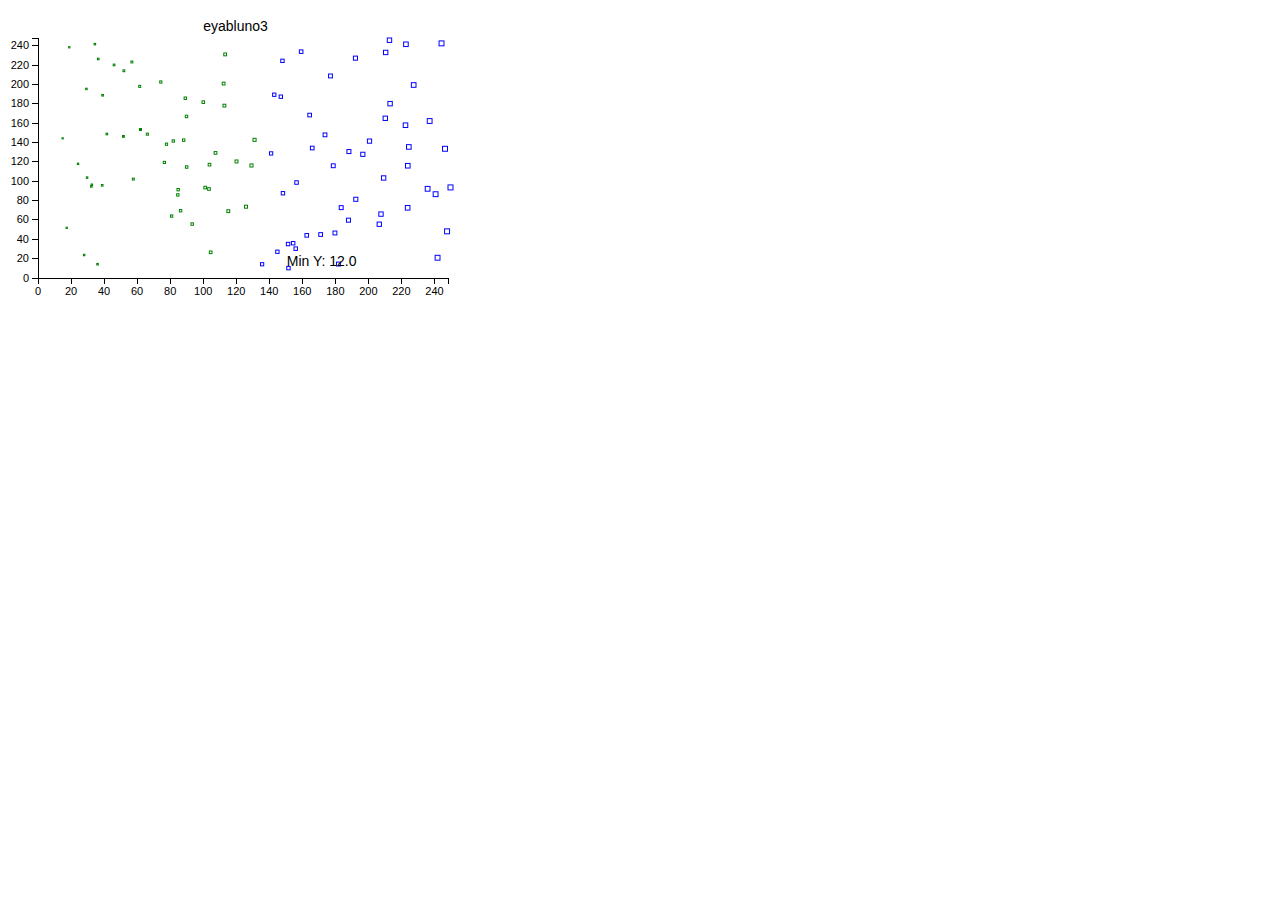
<file: hw1-eyablunosky3/Q3/index.html>
<!DOCTYPE html>
<html lang="en">
    <head>
        <meta charset="utf-8">
        <title>eyabluno3</title>
        <script type="text/javascript" src="./d3/d3.v3.min.js"></script>
        <style type="text/css">
            
            .axis path,
            .axis line {
                fill: none;
                stroke: black;
                shape-rendering: crispEdges;
            }
            
            .axis text {
                font-family: sans-serif;
                font-size: 11px;
            }

            .rect-point {
                fill:none;
                stroke: blue;
            }

        </style>
    </head>
    <body>
        <script type="text/javascript">

            //Width and height
            var w = 500;
            var h = 300;
            var padding = 30;
            
            //Dynamic, random dataset
            var dataset = [];       
            var numDataPoints = 100;
            var xRange = [10, 250];
            var yRange = [10, 250];
            for (var i = 0; i < numDataPoints; i++) { 
                var x = Math.random() * (xRange[1] - xRange[0]) + xRange[0];
                var y = Math.random() * (yRange[1] - yRange[0]) + yRange[0];
                dataset.push([x, y]);
            }
            var avgX = d3.mean(dataset, function(d) {return d[0];});
            var minY = d3.min(dataset, function(d) {return d[1];});
            
            // Fin the X val of the minY point.
            var minYXVal;
            for (var i = 0; i < numDataPoints; i++) { 
                if (dataset[i][1] == minY){
                    minYXLoc = dataset[i][0];
                    break;
                }
            }
            
            //Create scale functions
            var xScale = d3.scale.linear()
                                 .domain([0, d3.max(dataset, function(d) { return d[0]; })])
                                 .range([padding, w - padding * 2]);

            var yScale = d3.scale.linear()
                                 .domain([0, d3.max(dataset, function(d) { return d[1]; })])
                                 .range([h - padding, padding]);

            var sizeScale = d3.scale.linear()
                                 .domain([0, d3.max(dataset, function(d) { return d[0]; })])
                                 .range([1, 5]);

            //Define X axis
            var xAxis = d3.svg.axis()
                              .scale(xScale)
                              .orient("bottom")
                              .ticks(10);

            //Define Y axis
            var yAxis = d3.svg.axis()
                              .scale(yScale)
                              .orient("left")
                              .ticks(10);

            //Create SVG element
            var svg = d3.select("body")
                        .append("svg")
                        .attr("width", w)
                        .attr("height", h);

            //Create circles
            svg.selectAll("rect")
               .data(dataset)
               .enter()
               .append("rect")
               .attr("class", "square-point")
               .attr("x", function(d) {
                    return xScale(d[0]);
               })
               .attr("y", function(d) {
                    return yScale(d[1]);
               })
               .attr("width", function(d) {
                    return sizeScale(d[0]);
               })
               .attr("height", function(d) {
                    return sizeScale(d[0]);
               })
               .attr("fill", "none")
               .attr("stroke", function(d) {
                    if(d[0] > avgX) {
                        return "blue";
                    } else {
                        return "green";
                    }
                });

            // Highlight min y point.
            svg.append("text")
                .text("Min Y: " + minY.toFixed(1))
                .attr("x", xScale(minYXLoc))
                .attr("y", yScale(minY))
                .attr("font-family", "sans-serif")
                .attr("font-size", "14px");

            // Username at top.
            svg.append("text")
                .text("eyabluno3")
                .attr("x", xScale(100))
                .attr("y", yScale(255))
                .attr("font-family", "sans-serif")
                .attr("font-size", "14px");
            
            //Create X axis
            svg.append("g")
                .attr("class", "axis")
                .attr("transform", "translate(0," + (h - padding) + ")")
                .call(xAxis);
            
            //Create Y axis
            svg.append("g")
                .attr("class", "axis")
                .attr("transform", "translate(" + padding + ",0)")
                .call(yAxis);

        </script>
    </body>
</html>
</file>
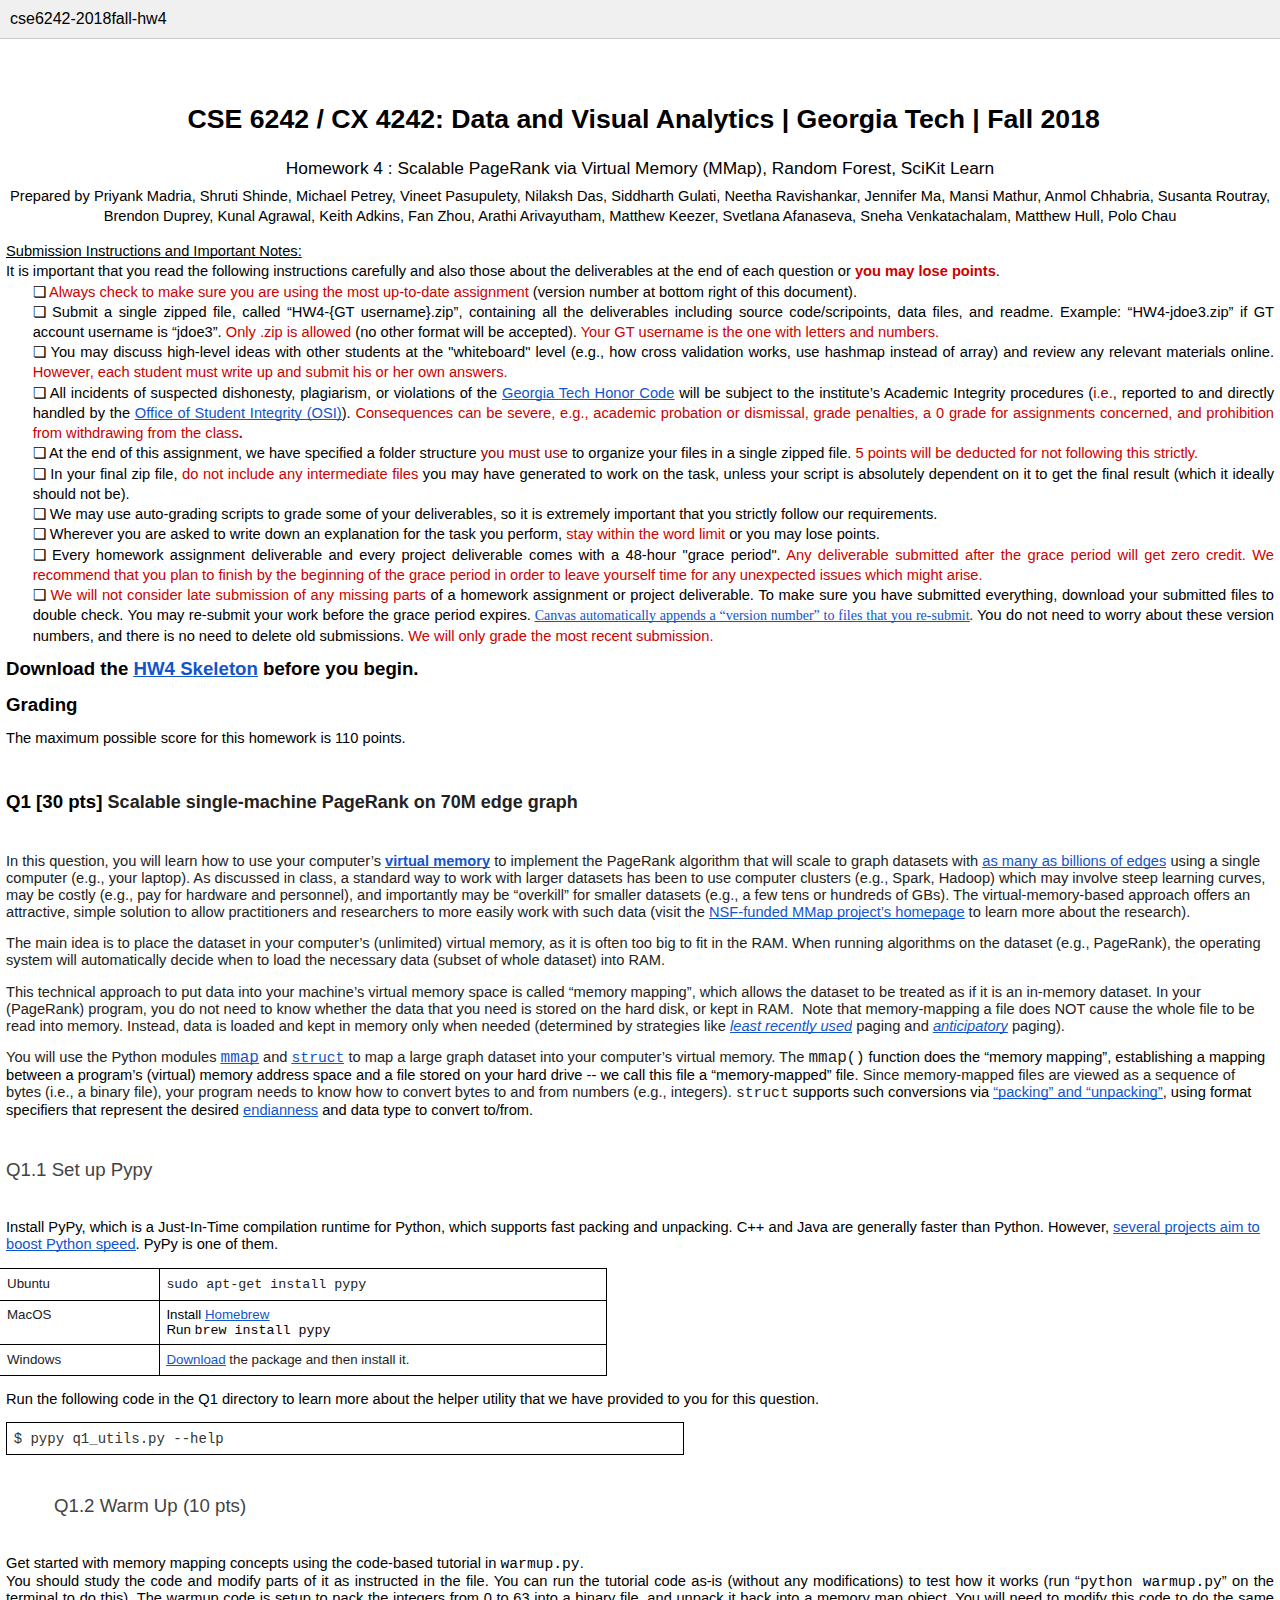
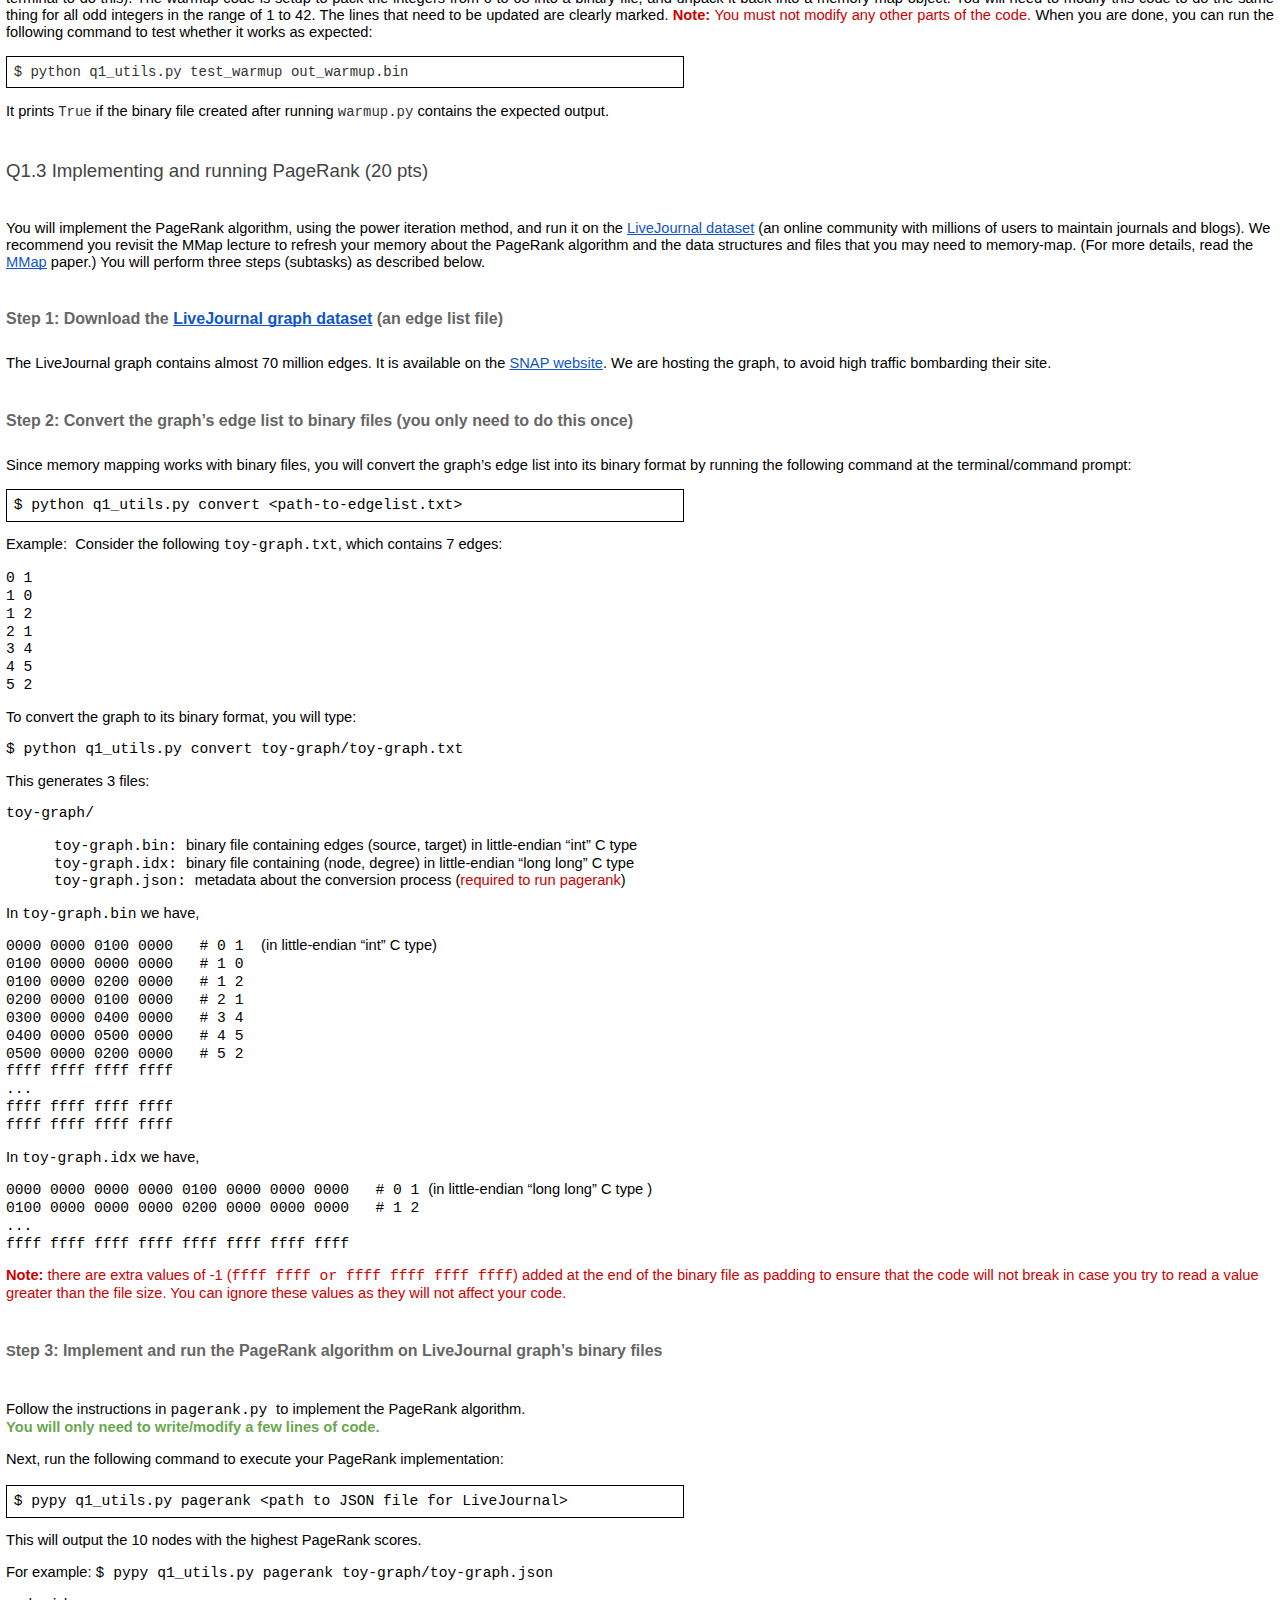
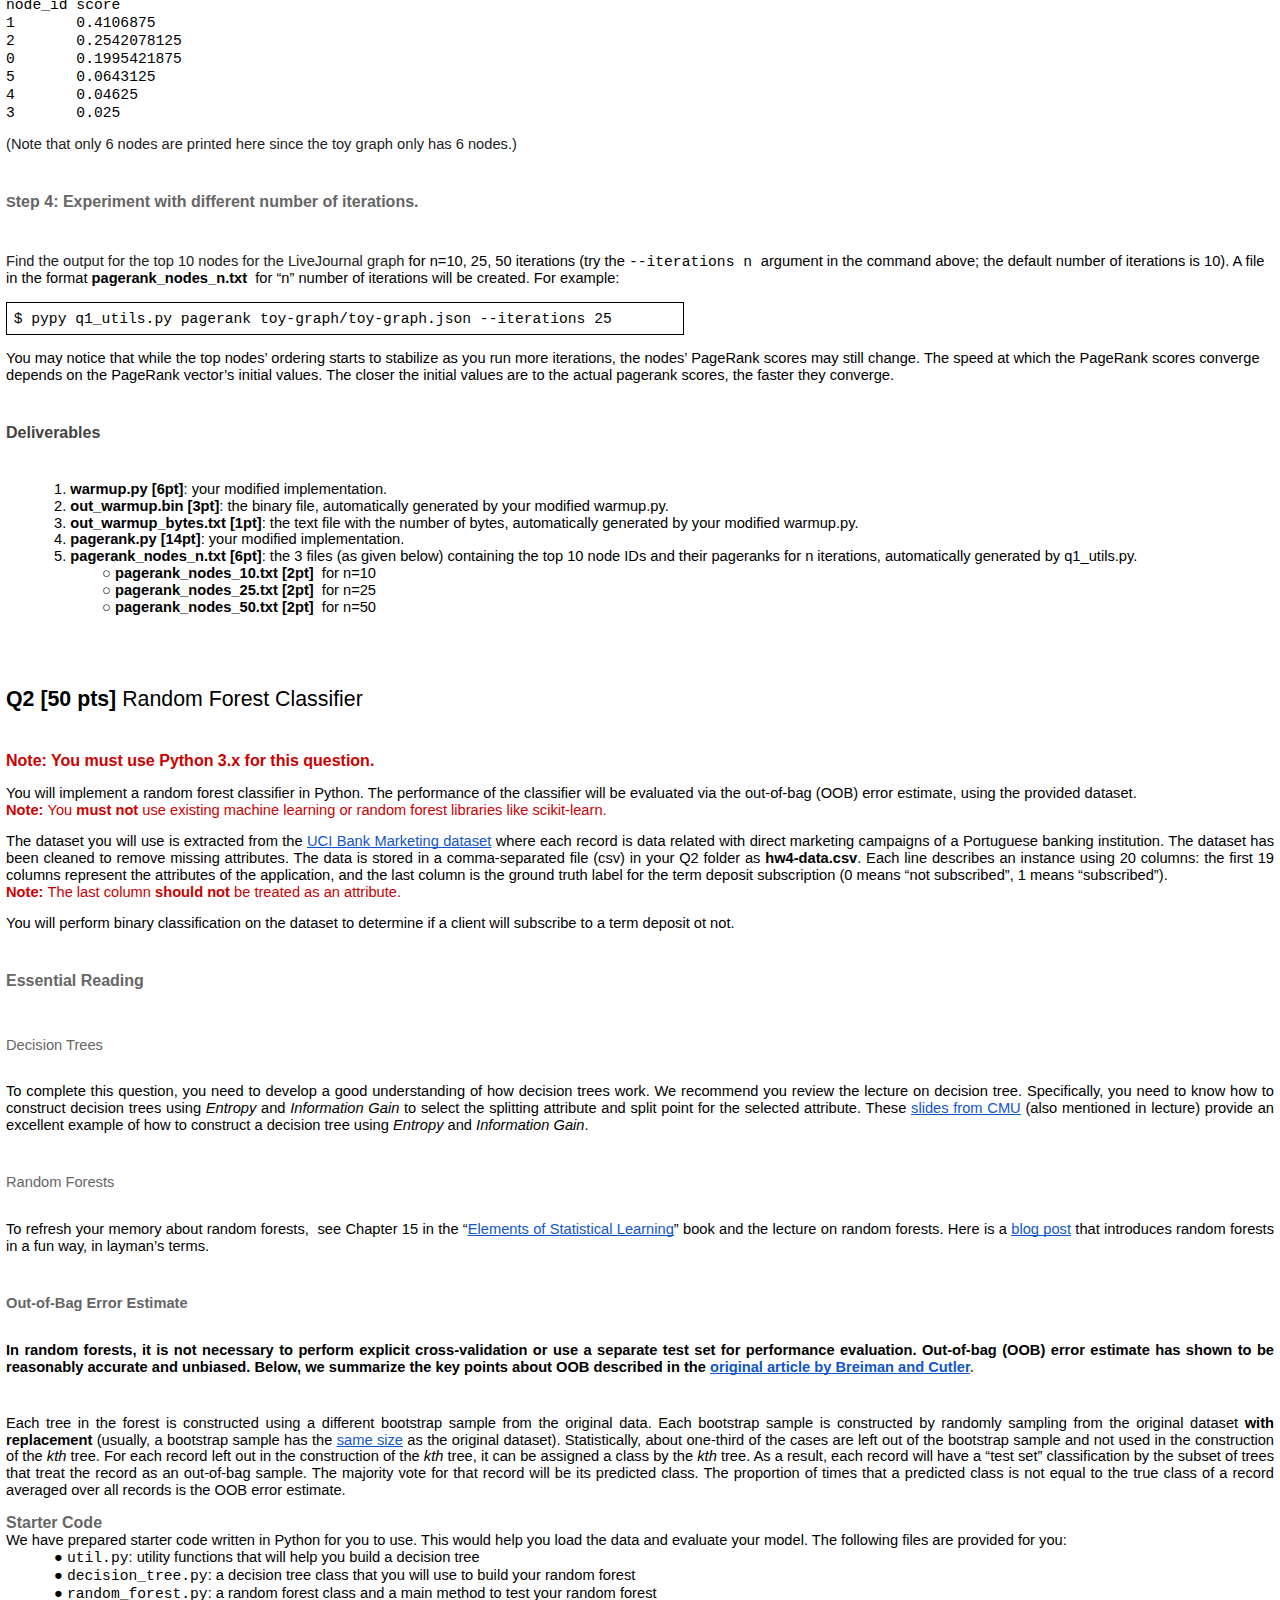
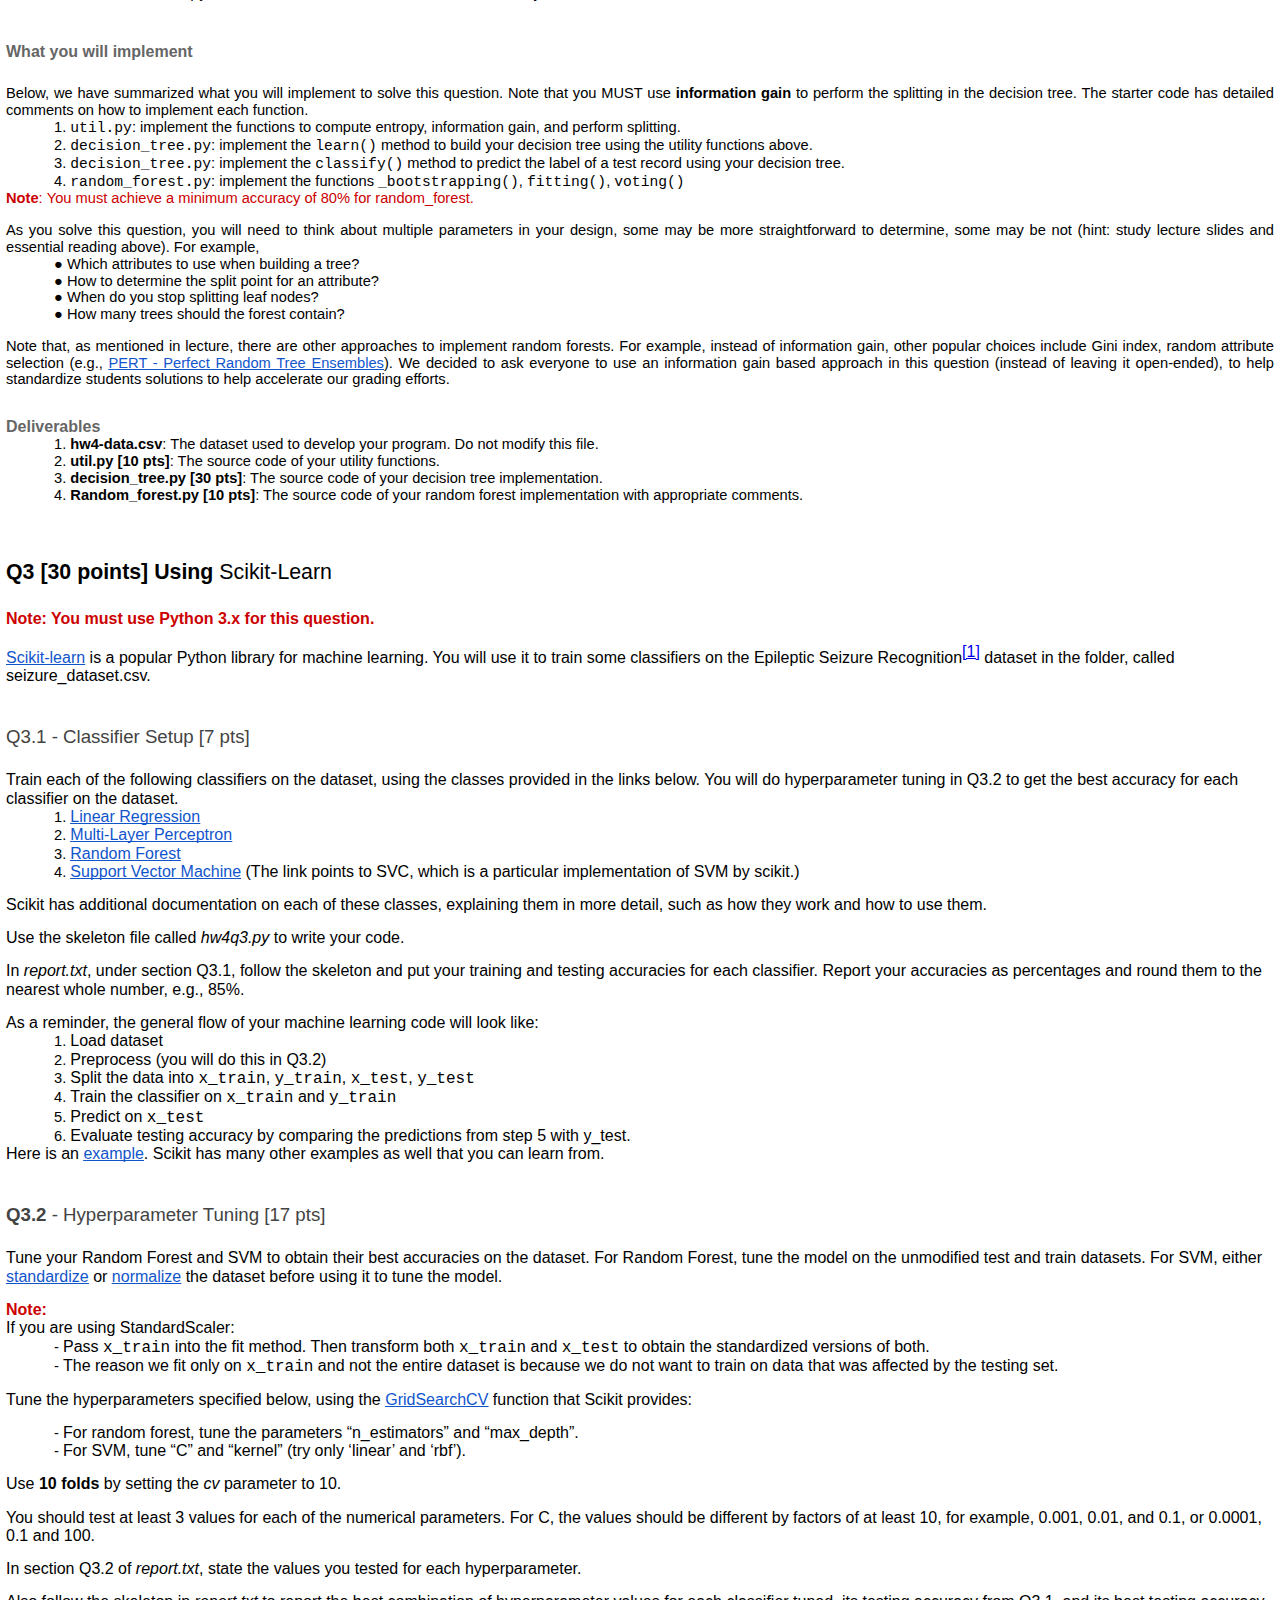
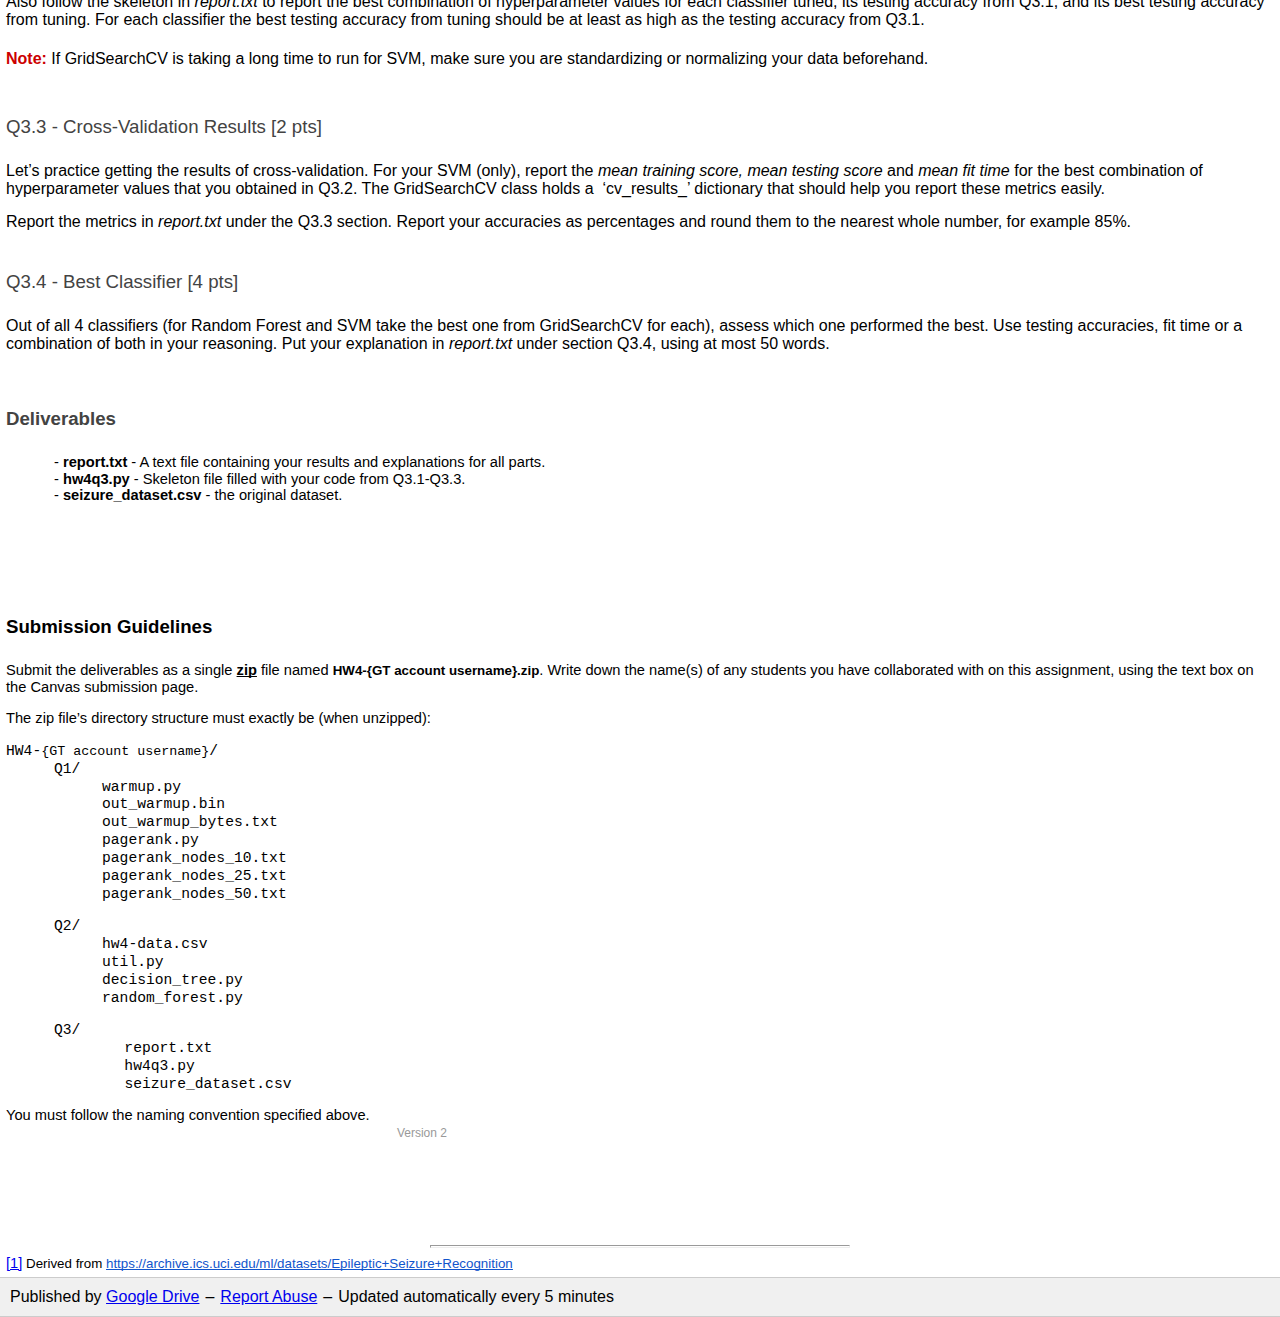
<file: cse6242-2018fall-hw4.htm>
<!DOCTYPE html>
<!-- saved from url=(0127)https://docs.google.com/document/d/e/2PACX-1vQI-q7YQ1V2XIuZa17RydabmSKY6UJosdkGI8xU2LQI3OWLEi5dPh0O1Lsd5z_9jVIKjRyVvY-LW7O6/pub -->
<html><head><meta http-equiv="Content-Type" content="text/html; charset=UTF-8"><title>cse6242-2018fall-hw4</title><link rel="shortcut icon" href="https://ssl.gstatic.com/docs/documents/images/kix-favicon7.ico"><style type="text/css" nonce="">
      body {
        font-family: arial, sans, sans-serif;
        margin: 0;
      }

      iframe {
        border: 0;
        frameborder: 0;
        height: 100%;
        width: 100%;
      }

      #header, #footer {
        background: #f0f0f0;
        padding: 10px 10px;
      }

      #header {
        border-bottom: 1px #ccc solid;
      }

      #footer {
        border-top: 1px #ccc solid;
        border-bottom: 1px #ccc solid;
        font-size: 13;
      }

      #contents {
        margin: 6px;
      }

      .dash {
        padding: 0 6px;
      }
    </style></head><body><div id="header">cse6242-2018fall-hw4</div><div id="contents"><style type="text/css">@import url('https://themes.googleusercontent.com/fonts/css?kit=Lx1xfUTR4qFjwg0Z_pb901bqibjAC9TcrSzAoXtxa2E');ol.lst-kix_rpq6816anqrh-1.start{counter-reset:lst-ctn-kix_rpq6816anqrh-1 0}.lst-kix_4zuo87xtqkck-3>li:before{content:"\0025cf  "}ol.lst-kix_bpufk5gabacd-0.start{counter-reset:lst-ctn-kix_bpufk5gabacd-0 0}.lst-kix_list_6-1>li{counter-increment:lst-ctn-kix_list_6-1}.lst-kix_4zuo87xtqkck-4>li:before{content:"\0025cb  "}.lst-kix_4zuo87xtqkck-5>li:before{content:"\0025a0  "}ol.lst-kix_aa2w5ei4ofwr-7.start{counter-reset:lst-ctn-kix_aa2w5ei4ofwr-7 0}ul.lst-kix_list_9-3{list-style-type:none}ul.lst-kix_list_9-4{list-style-type:none}ul.lst-kix_list_9-1{list-style-type:none}.lst-kix_yhewc2yiy3ij-4>li:before{content:"-  "}ul.lst-kix_list_9-2{list-style-type:none}ul.lst-kix_list_9-7{list-style-type:none}.lst-kix_yhewc2yiy3ij-3>li:before{content:"-  "}ul.lst-kix_list_9-8{list-style-type:none}ul.lst-kix_list_9-5{list-style-type:none}ul.lst-kix_list_9-6{list-style-type:none}.lst-kix_yhewc2yiy3ij-1>li:before{content:"-  "}.lst-kix_4zuo87xtqkck-2>li:before{content:"\0025a0  "}.lst-kix_yhewc2yiy3ij-0>li:before{content:"-  "}.lst-kix_yhewc2yiy3ij-2>li:before{content:"-  "}ul.lst-kix_list_9-0{list-style-type:none}ol.lst-kix_i578ixionffv-4.start{counter-reset:lst-ctn-kix_i578ixionffv-4 0}.lst-kix_4zuo87xtqkck-0>li:before{content:"\0025cf  "}.lst-kix_4zuo87xtqkck-1>li:before{content:"\0025cb  "}ol.lst-kix_k3k5vjdlem0-6.start{counter-reset:lst-ctn-kix_k3k5vjdlem0-6 0}.lst-kix_list_4-3>li{counter-increment:lst-ctn-kix_list_4-3}.lst-kix_4zuo87xtqkck-6>li:before{content:"\0025cf  "}.lst-kix_4zuo87xtqkck-7>li:before{content:"\0025cb  "}ol.lst-kix_list_3-7.start{counter-reset:lst-ctn-kix_list_3-7 0}.lst-kix_rpq6816anqrh-0>li{counter-increment:lst-ctn-kix_rpq6816anqrh-0}.lst-kix_i578ixionffv-7>li{counter-increment:lst-ctn-kix_i578ixionffv-7}.lst-kix_list_3-2>li{counter-increment:lst-ctn-kix_list_3-2}.lst-kix_4zuo87xtqkck-8>li:before{content:"\0025a0  "}.lst-kix_k3k5vjdlem0-7>li{counter-increment:lst-ctn-kix_k3k5vjdlem0-7}.lst-kix_list_5-0>li:before{content:"\00274f  "}ol.lst-kix_list_6-0{list-style-type:none}ol.lst-kix_list_6-1{list-style-type:none}ol.lst-kix_i578ixionffv-6{list-style-type:none}ol.lst-kix_i578ixionffv-5{list-style-type:none}ol.lst-kix_i578ixionffv-8{list-style-type:none}ol.lst-kix_i578ixionffv-7{list-style-type:none}.lst-kix_list_5-3>li:before{content:"\00274f  "}ol.lst-kix_i578ixionffv-2{list-style-type:none}ol.lst-kix_i578ixionffv-1{list-style-type:none}.lst-kix_list_5-2>li:before{content:"\00274f  "}ol.lst-kix_i578ixionffv-4{list-style-type:none}ol.lst-kix_aa2w5ei4ofwr-2.start{counter-reset:lst-ctn-kix_aa2w5ei4ofwr-2 0}ol.lst-kix_i578ixionffv-3{list-style-type:none}.lst-kix_list_5-1>li:before{content:"\00274f  "}ol.lst-kix_bpufk5gabacd-5.start{counter-reset:lst-ctn-kix_bpufk5gabacd-5 0}ol.lst-kix_i578ixionffv-0{list-style-type:none}.lst-kix_list_5-7>li:before{content:"\00274f  "}ul.lst-kix_list_8-4{list-style-type:none}ul.lst-kix_list_8-5{list-style-type:none}.lst-kix_list_5-6>li:before{content:"\00274f  "}.lst-kix_list_5-8>li:before{content:"\00274f  "}ul.lst-kix_list_8-2{list-style-type:none}.lst-kix_i578ixionffv-3>li{counter-increment:lst-ctn-kix_i578ixionffv-3}ul.lst-kix_list_8-3{list-style-type:none}ul.lst-kix_list_8-8{list-style-type:none}.lst-kix_rpq6816anqrh-4>li{counter-increment:lst-ctn-kix_rpq6816anqrh-4}ul.lst-kix_list_8-6{list-style-type:none}ul.lst-kix_list_8-7{list-style-type:none}ol.lst-kix_k3k5vjdlem0-1.start{counter-reset:lst-ctn-kix_k3k5vjdlem0-1 0}ol.lst-kix_list_6-6{list-style-type:none}ol.lst-kix_list_6-7{list-style-type:none}.lst-kix_list_5-4>li:before{content:"\00274f  "}ol.lst-kix_list_6-8{list-style-type:none}.lst-kix_v8t5yaoysi1-8>li:before{content:"\0025a0  "}ol.lst-kix_rpq6816anqrh-6.start{counter-reset:lst-ctn-kix_rpq6816anqrh-6 0}.lst-kix_list_5-5>li:before{content:"\00274f  "}ol.lst-kix_list_6-2{list-style-type:none}ul.lst-kix_list_8-0{list-style-type:none}ol.lst-kix_list_6-3{list-style-type:none}ul.lst-kix_list_8-1{list-style-type:none}.lst-kix_aa2w5ei4ofwr-1>li{counter-increment:lst-ctn-kix_aa2w5ei4ofwr-1}ol.lst-kix_list_6-4{list-style-type:none}ol.lst-kix_list_6-5{list-style-type:none}.lst-kix_v8t5yaoysi1-3>li:before{content:"\0025cf  "}.lst-kix_k3k5vjdlem0-3>li:before{content:"" counter(lst-ctn-kix_k3k5vjdlem0-3,decimal) ". "}.lst-kix_k3k5vjdlem0-4>li:before{content:"" counter(lst-ctn-kix_k3k5vjdlem0-4,lower-latin) ". "}.lst-kix_v8t5yaoysi1-2>li:before{content:"\0025a0  "}.lst-kix_v8t5yaoysi1-4>li:before{content:"\0025cb  "}.lst-kix_list_6-1>li:before{content:"" counter(lst-ctn-kix_list_6-1,lower-latin) ". "}.lst-kix_list_6-3>li:before{content:"" counter(lst-ctn-kix_list_6-3,decimal) ". "}.lst-kix_list_6-5>li{counter-increment:lst-ctn-kix_list_6-5}.lst-kix_k3k5vjdlem0-5>li:before{content:"" counter(lst-ctn-kix_k3k5vjdlem0-5,lower-roman) ". "}.lst-kix_k3k5vjdlem0-1>li:before{content:"" counter(lst-ctn-kix_k3k5vjdlem0-1,lower-latin) ". "}.lst-kix_k3k5vjdlem0-2>li:before{content:"" counter(lst-ctn-kix_k3k5vjdlem0-2,lower-roman) ". "}.lst-kix_list_6-8>li{counter-increment:lst-ctn-kix_list_6-8}.lst-kix_list_6-0>li:before{content:"" counter(lst-ctn-kix_list_6-0,decimal) ". "}.lst-kix_list_6-4>li:before{content:"" counter(lst-ctn-kix_list_6-4,lower-latin) ". "}.lst-kix_v8t5yaoysi1-7>li:before{content:"\0025cb  "}.lst-kix_v8t5yaoysi1-6>li:before{content:"\0025cf  "}.lst-kix_v8t5yaoysi1-5>li:before{content:"\0025a0  "}.lst-kix_list_3-6>li{counter-increment:lst-ctn-kix_list_3-6}.lst-kix_list_6-2>li:before{content:"" counter(lst-ctn-kix_list_6-2,lower-roman) ". "}.lst-kix_iplujpsuzlm8-5>li{counter-increment:lst-ctn-kix_iplujpsuzlm8-5}.lst-kix_iplujpsuzlm8-2>li{counter-increment:lst-ctn-kix_iplujpsuzlm8-2}.lst-kix_yhewc2yiy3ij-5>li:before{content:"-  "}.lst-kix_yhewc2yiy3ij-6>li:before{content:"-  "}.lst-kix_yhewc2yiy3ij-7>li:before{content:"-  "}ol.lst-kix_list_3-2.start{counter-reset:lst-ctn-kix_list_3-2 0}.lst-kix_list_6-8>li:before{content:"" counter(lst-ctn-kix_list_6-8,lower-roman) ". "}.lst-kix_k3k5vjdlem0-7>li:before{content:"" counter(lst-ctn-kix_k3k5vjdlem0-7,lower-latin) ". "}.lst-kix_k3k5vjdlem0-6>li:before{content:"" counter(lst-ctn-kix_k3k5vjdlem0-6,decimal) ". "}.lst-kix_k3k5vjdlem0-8>li:before{content:"" counter(lst-ctn-kix_k3k5vjdlem0-8,lower-roman) ". "}.lst-kix_yhewc2yiy3ij-8>li:before{content:"-  "}.lst-kix_v8t5yaoysi1-0>li:before{content:"\0025cf  "}.lst-kix_list_6-5>li:before{content:"" counter(lst-ctn-kix_list_6-5,lower-roman) ". "}.lst-kix_list_6-7>li:before{content:"" counter(lst-ctn-kix_list_6-7,lower-latin) ". "}.lst-kix_v8t5yaoysi1-1>li:before{content:"\0025cb  "}ol.lst-kix_iplujpsuzlm8-6.start{counter-reset:lst-ctn-kix_iplujpsuzlm8-6 0}.lst-kix_list_6-6>li:before{content:"" counter(lst-ctn-kix_list_6-6,decimal) ". "}ol.lst-kix_rpq6816anqrh-8.start{counter-reset:lst-ctn-kix_rpq6816anqrh-8 0}.lst-kix_list_7-4>li:before{content:"\0025cb  "}.lst-kix_list_7-6>li:before{content:"\0025cf  "}ol.lst-kix_list_6-2.start{counter-reset:lst-ctn-kix_list_6-2 0}.lst-kix_list_7-2>li:before{content:"\0025a0  "}.lst-kix_aa2w5ei4ofwr-5>li{counter-increment:lst-ctn-kix_aa2w5ei4ofwr-5}.lst-kix_i578ixionffv-0>li{counter-increment:lst-ctn-kix_i578ixionffv-0}ul.lst-kix_yhewc2yiy3ij-5{list-style-type:none}ul.lst-kix_yhewc2yiy3ij-4{list-style-type:none}ul.lst-kix_yhewc2yiy3ij-3{list-style-type:none}ul.lst-kix_yhewc2yiy3ij-2{list-style-type:none}ol.lst-kix_list_4-6.start{counter-reset:lst-ctn-kix_list_4-6 0}ul.lst-kix_yhewc2yiy3ij-1{list-style-type:none}ul.lst-kix_yhewc2yiy3ij-0{list-style-type:none}ol.lst-kix_list_3-0.start{counter-reset:lst-ctn-kix_list_3-0 0}.lst-kix_k3k5vjdlem0-0>li:before{content:"" counter(lst-ctn-kix_k3k5vjdlem0-0,decimal) ". "}.lst-kix_rpq6816anqrh-8>li:before{content:"" counter(lst-ctn-kix_rpq6816anqrh-8,lower-roman) ". "}.lst-kix_aa2w5ei4ofwr-4>li{counter-increment:lst-ctn-kix_aa2w5ei4ofwr-4}.lst-kix_list_7-8>li:before{content:"\0025a0  "}.lst-kix_list_4-7>li{counter-increment:lst-ctn-kix_list_4-7}.lst-kix_rpq6816anqrh-4>li:before{content:"" counter(lst-ctn-kix_rpq6816anqrh-4,lower-latin) ". "}ul.lst-kix_4zuo87xtqkck-6{list-style-type:none}.lst-kix_7c3isnn34cc0-2>li:before{content:"\00274f  "}ol.lst-kix_k3k5vjdlem0-4.start{counter-reset:lst-ctn-kix_k3k5vjdlem0-4 0}ul.lst-kix_4zuo87xtqkck-7{list-style-type:none}ul.lst-kix_4zuo87xtqkck-4{list-style-type:none}ul.lst-kix_4zuo87xtqkck-5{list-style-type:none}.lst-kix_7c3isnn34cc0-0>li:before{content:"\00274f  "}.lst-kix_7c3isnn34cc0-4>li:before{content:"\00274f  "}ul.lst-kix_4zuo87xtqkck-8{list-style-type:none}.lst-kix_7c3isnn34cc0-6>li:before{content:"\00274f  "}.lst-kix_list_4-1>li:before{content:"" counter(lst-ctn-kix_list_4-1,lower-latin) ". "}ol.lst-kix_iplujpsuzlm8-4.start{counter-reset:lst-ctn-kix_iplujpsuzlm8-4 0}ul.lst-kix_yhewc2yiy3ij-8{list-style-type:none}.lst-kix_rpq6816anqrh-6>li:before{content:"" counter(lst-ctn-kix_rpq6816anqrh-6,decimal) ". "}ul.lst-kix_yhewc2yiy3ij-7{list-style-type:none}ul.lst-kix_yhewc2yiy3ij-6{list-style-type:none}.lst-kix_list_4-3>li:before{content:"" counter(lst-ctn-kix_list_4-3,decimal) ". "}.lst-kix_list_4-5>li:before{content:"" counter(lst-ctn-kix_list_4-5,lower-roman) ". "}ol.lst-kix_bpufk5gabacd-7.start{counter-reset:lst-ctn-kix_bpufk5gabacd-7 0}ol.lst-kix_iplujpsuzlm8-1.start{counter-reset:lst-ctn-kix_iplujpsuzlm8-1 0}.lst-kix_bpufk5gabacd-4>li{counter-increment:lst-ctn-kix_bpufk5gabacd-4}.lst-kix_rpq6816anqrh-0>li:before{content:"" counter(lst-ctn-kix_rpq6816anqrh-0,decimal) ". "}.lst-kix_list_3-5>li{counter-increment:lst-ctn-kix_list_3-5}.lst-kix_iplujpsuzlm8-6>li{counter-increment:lst-ctn-kix_iplujpsuzlm8-6}.lst-kix_rpq6816anqrh-2>li:before{content:"" counter(lst-ctn-kix_rpq6816anqrh-2,lower-roman) ". "}ol.lst-kix_list_4-4.start{counter-reset:lst-ctn-kix_list_4-4 0}.lst-kix_og36vfjzf6a5-7>li:before{content:"-  "}.lst-kix_list_6-4>li{counter-increment:lst-ctn-kix_list_6-4}.lst-kix_bpufk5gabacd-5>li{counter-increment:lst-ctn-kix_bpufk5gabacd-5}ol.lst-kix_i578ixionffv-6.start{counter-reset:lst-ctn-kix_i578ixionffv-6 0}.lst-kix_k3k5vjdlem0-3>li{counter-increment:lst-ctn-kix_k3k5vjdlem0-3}.lst-kix_og36vfjzf6a5-1>li:before{content:"-  "}.lst-kix_og36vfjzf6a5-3>li:before{content:"-  "}.lst-kix_og36vfjzf6a5-5>li:before{content:"-  "}ul.lst-kix_4zuo87xtqkck-2{list-style-type:none}ul.lst-kix_4zuo87xtqkck-3{list-style-type:none}.lst-kix_iplujpsuzlm8-1>li{counter-increment:lst-ctn-kix_iplujpsuzlm8-1}ul.lst-kix_4zuo87xtqkck-0{list-style-type:none}ul.lst-kix_4zuo87xtqkck-1{list-style-type:none}.lst-kix_iplujpsuzlm8-5>li:before{content:"" counter(lst-ctn-kix_iplujpsuzlm8-5,lower-roman) ". "}.lst-kix_iplujpsuzlm8-3>li:before{content:"" counter(lst-ctn-kix_iplujpsuzlm8-3,decimal) ". "}ol.lst-kix_list_6-0.start{counter-reset:lst-ctn-kix_list_6-0 0}ol.lst-kix_aa2w5ei4ofwr-5.start{counter-reset:lst-ctn-kix_aa2w5ei4ofwr-5 0}.lst-kix_iplujpsuzlm8-7>li:before{content:"" counter(lst-ctn-kix_iplujpsuzlm8-7,lower-latin) ". "}.lst-kix_list_4-2>li{counter-increment:lst-ctn-kix_list_4-2}ol.lst-kix_list_3-1{list-style-type:none}ol.lst-kix_list_3-2{list-style-type:none}.lst-kix_aa2w5ei4ofwr-5>li:before{content:"" counter(lst-ctn-kix_aa2w5ei4ofwr-5,lower-roman) ". "}ol.lst-kix_list_3-3{list-style-type:none}ol.lst-kix_list_3-4.start{counter-reset:lst-ctn-kix_list_3-4 0}ol.lst-kix_list_3-4{list-style-type:none}.lst-kix_aa2w5ei4ofwr-4>li:before{content:"" counter(lst-ctn-kix_aa2w5ei4ofwr-4,lower-latin) ". "}.lst-kix_aa2w5ei4ofwr-8>li:before{content:"" counter(lst-ctn-kix_aa2w5ei4ofwr-8,lower-roman) ". "}ol.lst-kix_iplujpsuzlm8-3.start{counter-reset:lst-ctn-kix_iplujpsuzlm8-3 0}ol.lst-kix_list_3-0{list-style-type:none}.lst-kix_bpufk5gabacd-7>li{counter-increment:lst-ctn-kix_bpufk5gabacd-7}.lst-kix_list_3-0>li:before{content:"" counter(lst-ctn-kix_list_3-0,decimal) ". "}ul.lst-kix_list_5-7{list-style-type:none}ul.lst-kix_list_5-8{list-style-type:none}ul.lst-kix_list_5-5{list-style-type:none}ul.lst-kix_list_5-6{list-style-type:none}.lst-kix_i578ixionffv-6>li{counter-increment:lst-ctn-kix_i578ixionffv-6}.lst-kix_k3k5vjdlem0-6>li{counter-increment:lst-ctn-kix_k3k5vjdlem0-6}.lst-kix_list_4-0>li{counter-increment:lst-ctn-kix_list_4-0}ol.lst-kix_bpufk5gabacd-3.start{counter-reset:lst-ctn-kix_bpufk5gabacd-3 0}ul.lst-kix_list_5-0{list-style-type:none}.lst-kix_iplujpsuzlm8-0>li:before{content:"" counter(lst-ctn-kix_iplujpsuzlm8-0,decimal) ". "}.lst-kix_iplujpsuzlm8-1>li:before{content:"" counter(lst-ctn-kix_iplujpsuzlm8-1,lower-latin) ". "}.lst-kix_list_3-4>li:before{content:"" counter(lst-ctn-kix_list_3-4,lower-latin) ". "}ul.lst-kix_list_5-3{list-style-type:none}.lst-kix_list_3-3>li:before{content:"" counter(lst-ctn-kix_list_3-3,decimal) ". "}ol.lst-kix_list_3-5{list-style-type:none}ul.lst-kix_list_5-4{list-style-type:none}ol.lst-kix_list_3-6{list-style-type:none}ul.lst-kix_list_5-1{list-style-type:none}.lst-kix_list_8-0>li:before{content:"\0025cf  "}ol.lst-kix_list_3-7{list-style-type:none}ul.lst-kix_list_5-2{list-style-type:none}ol.lst-kix_list_3-8{list-style-type:none}ol.lst-kix_stu0gck1dq1t-0{list-style-type:none}.lst-kix_list_8-7>li:before{content:"\0025cb  "}ul.lst-kix_7c3isnn34cc0-7{list-style-type:none}ul.lst-kix_7c3isnn34cc0-8{list-style-type:none}.lst-kix_list_3-8>li:before{content:"" counter(lst-ctn-kix_list_3-8,lower-roman) ". "}.lst-kix_k3k5vjdlem0-4>li{counter-increment:lst-ctn-kix_k3k5vjdlem0-4}ul.lst-kix_7c3isnn34cc0-3{list-style-type:none}ul.lst-kix_7c3isnn34cc0-4{list-style-type:none}ul.lst-kix_7c3isnn34cc0-5{list-style-type:none}ol.lst-kix_i578ixionffv-7.start{counter-reset:lst-ctn-kix_i578ixionffv-7 0}ul.lst-kix_7c3isnn34cc0-6{list-style-type:none}.lst-kix_list_8-3>li:before{content:"\0025cf  "}.lst-kix_list_3-7>li:before{content:"" counter(lst-ctn-kix_list_3-7,lower-latin) ". "}.lst-kix_list_8-4>li:before{content:"\0025cb  "}.lst-kix_xroqo2cb6pna-3>li:before{content:"\00274f  "}.lst-kix_xroqo2cb6pna-2>li:before{content:"\00274f  "}.lst-kix_list_8-8>li:before{content:"\0025a0  "}ol.lst-kix_list_2-0{list-style-type:none}.lst-kix_list_4-8>li:before{content:"" counter(lst-ctn-kix_list_4-8,lower-roman) ". "}.lst-kix_k3k5vjdlem0-8>li{counter-increment:lst-ctn-kix_k3k5vjdlem0-8}.lst-kix_list_4-7>li:before{content:"" counter(lst-ctn-kix_list_4-7,lower-latin) ". "}.lst-kix_z2gqnjw17qc2-0>li:before{content:"\00274f  "}.lst-kix_z2gqnjw17qc2-1>li:before{content:"\00274f  "}.lst-kix_iplujpsuzlm8-8>li{counter-increment:lst-ctn-kix_iplujpsuzlm8-8}.lst-kix_7c3isnn34cc0-7>li:before{content:"\00274f  "}ol.lst-kix_list_4-8.start{counter-reset:lst-ctn-kix_list_4-8 0}.lst-kix_i578ixionffv-4>li:before{content:"" counter(lst-ctn-kix_i578ixionffv-4,lower-latin) ". "}.lst-kix_i578ixionffv-3>li:before{content:"" counter(lst-ctn-kix_i578ixionffv-3,decimal) ". "}ul.lst-kix_7c3isnn34cc0-0{list-style-type:none}ol.lst-kix_list_3-3.start{counter-reset:lst-ctn-kix_list_3-3 0}ul.lst-kix_7c3isnn34cc0-1{list-style-type:none}ul.lst-kix_7c3isnn34cc0-2{list-style-type:none}.lst-kix_bpufk5gabacd-0>li{counter-increment:lst-ctn-kix_bpufk5gabacd-0}.lst-kix_i578ixionffv-7>li:before{content:"" counter(lst-ctn-kix_i578ixionffv-7,lower-latin) ". "}ol.lst-kix_k3k5vjdlem0-8.start{counter-reset:lst-ctn-kix_k3k5vjdlem0-8 0}.lst-kix_aa2w5ei4ofwr-0>li:before{content:"" counter(lst-ctn-kix_aa2w5ei4ofwr-0,decimal) ". "}.lst-kix_i578ixionffv-8>li:before{content:"" counter(lst-ctn-kix_i578ixionffv-8,lower-roman) ". "}.lst-kix_aa2w5ei4ofwr-1>li:before{content:"" counter(lst-ctn-kix_aa2w5ei4ofwr-1,lower-latin) ". "}.lst-kix_list_7-0>li:before{content:"\0025cf  "}ol.lst-kix_list_4-7.start{counter-reset:lst-ctn-kix_list_4-7 0}.lst-kix_list_3-7>li{counter-increment:lst-ctn-kix_list_3-7}.lst-kix_list_2-4>li:before{content:"\0025cb  "}.lst-kix_list_2-8>li:before{content:"\0025a0  "}.lst-kix_bpufk5gabacd-2>li{counter-increment:lst-ctn-kix_bpufk5gabacd-2}.lst-kix_tg928vc9pach-5>li:before{content:"\0025a0  "}.lst-kix_jnzegmcoj7l4-7>li:before{content:"\0025cb  "}.lst-kix_list_6-6>li{counter-increment:lst-ctn-kix_list_6-6}.lst-kix_list_7-3>li:before{content:"\0025cf  "}ul.lst-kix_list_7-5{list-style-type:none}ul.lst-kix_list_7-6{list-style-type:none}ul.lst-kix_list_7-3{list-style-type:none}.lst-kix_rpq6816anqrh-7>li{counter-increment:lst-ctn-kix_rpq6816anqrh-7}ul.lst-kix_list_7-4{list-style-type:none}ol.lst-kix_iplujpsuzlm8-7.start{counter-reset:lst-ctn-kix_iplujpsuzlm8-7 0}ul.lst-kix_list_7-7{list-style-type:none}ul.lst-kix_list_7-8{list-style-type:none}ul.lst-kix_list_7-1{list-style-type:none}ul.lst-kix_list_7-2{list-style-type:none}ol.lst-kix_list_3-8.start{counter-reset:lst-ctn-kix_list_3-8 0}ul.lst-kix_list_7-0{list-style-type:none}.lst-kix_list_7-7>li:before{content:"\0025cb  "}ol.lst-kix_rpq6816anqrh-2.start{counter-reset:lst-ctn-kix_rpq6816anqrh-2 0}.lst-kix_8un4n6gxmx09-0>li:before{content:"\0025cf  "}.lst-kix_aa2w5ei4ofwr-3>li{counter-increment:lst-ctn-kix_aa2w5ei4ofwr-3}.lst-kix_rpq6816anqrh-3>li:before{content:"" counter(lst-ctn-kix_rpq6816anqrh-3,decimal) ". "}.lst-kix_7c3isnn34cc0-3>li:before{content:"\00274f  "}ol.lst-kix_bpufk5gabacd-4.start{counter-reset:lst-ctn-kix_bpufk5gabacd-4 0}.lst-kix_i578ixionffv-0>li:before{content:"" counter(lst-ctn-kix_i578ixionffv-0,decimal) ". "}.lst-kix_iplujpsuzlm8-3>li{counter-increment:lst-ctn-kix_iplujpsuzlm8-3}.lst-kix_k3k5vjdlem0-1>li{counter-increment:lst-ctn-kix_k3k5vjdlem0-1}.lst-kix_list_4-0>li:before{content:"" counter(lst-ctn-kix_list_4-0,decimal) ". "}.lst-kix_8un4n6gxmx09-4>li:before{content:"\0025cb  "}.lst-kix_rpq6816anqrh-7>li:before{content:"" counter(lst-ctn-kix_rpq6816anqrh-7,lower-latin) ". "}ul.lst-kix_8un4n6gxmx09-0{list-style-type:none}.lst-kix_z2gqnjw17qc2-8>li:before{content:"\00274f  "}ol.lst-kix_bpufk5gabacd-1.start{counter-reset:lst-ctn-kix_bpufk5gabacd-1 0}.lst-kix_list_4-4>li:before{content:"" counter(lst-ctn-kix_list_4-4,lower-latin) ". "}ol.lst-kix_rpq6816anqrh-5.start{counter-reset:lst-ctn-kix_rpq6816anqrh-5 0}ul.lst-kix_8un4n6gxmx09-5{list-style-type:none}.lst-kix_8un4n6gxmx09-8>li:before{content:"\0025a0  "}ul.lst-kix_8un4n6gxmx09-6{list-style-type:none}ul.lst-kix_8un4n6gxmx09-7{list-style-type:none}ul.lst-kix_8un4n6gxmx09-8{list-style-type:none}ul.lst-kix_8un4n6gxmx09-1{list-style-type:none}ul.lst-kix_8un4n6gxmx09-2{list-style-type:none}.lst-kix_list_9-3>li:before{content:"\0025cf  "}ul.lst-kix_8un4n6gxmx09-3{list-style-type:none}ul.lst-kix_8un4n6gxmx09-4{list-style-type:none}.lst-kix_4rqlvvgcavz-3>li:before{content:"-  "}.lst-kix_i578ixionffv-1>li{counter-increment:lst-ctn-kix_i578ixionffv-1}.lst-kix_z2gqnjw17qc2-4>li:before{content:"\00274f  "}ol.lst-kix_list_4-0{list-style-type:none}ol.lst-kix_list_4-1{list-style-type:none}ol.lst-kix_list_4-2{list-style-type:none}ol.lst-kix_list_4-3{list-style-type:none}.lst-kix_og36vfjzf6a5-6>li:before{content:"-  "}ol.lst-kix_rpq6816anqrh-3.start{counter-reset:lst-ctn-kix_rpq6816anqrh-3 0}.lst-kix_list_9-7>li:before{content:"\0025cb  "}ol.lst-kix_iplujpsuzlm8-8.start{counter-reset:lst-ctn-kix_iplujpsuzlm8-8 0}ol.lst-kix_list_3-6.start{counter-reset:lst-ctn-kix_list_3-6 0}.lst-kix_4d83gac3wq0x-1>li:before{content:"-  "}.lst-kix_aa2w5ei4ofwr-8>li{counter-increment:lst-ctn-kix_aa2w5ei4ofwr-8}.lst-kix_og36vfjzf6a5-2>li:before{content:"-  "}.lst-kix_xroqo2cb6pna-6>li:before{content:"\00274f  "}ol.lst-kix_list_4-8{list-style-type:none}.lst-kix_list_1-0>li:before{content:"\0025cf  "}ol.lst-kix_list_4-4{list-style-type:none}ol.lst-kix_list_4-5{list-style-type:none}.lst-kix_4d83gac3wq0x-5>li:before{content:"-  "}ol.lst-kix_list_2-0.start{counter-reset:lst-ctn-kix_list_2-0 0}ol.lst-kix_list_4-6{list-style-type:none}ol.lst-kix_list_4-7{list-style-type:none}.lst-kix_rpq6816anqrh-2>li{counter-increment:lst-ctn-kix_rpq6816anqrh-2}.lst-kix_iplujpsuzlm8-4>li:before{content:"" counter(lst-ctn-kix_iplujpsuzlm8-4,lower-latin) ". "}.lst-kix_list_1-4>li:before{content:"\0025cb  "}.lst-kix_i578ixionffv-8>li{counter-increment:lst-ctn-kix_i578ixionffv-8}ol.lst-kix_list_3-5.start{counter-reset:lst-ctn-kix_list_3-5 0}ol.lst-kix_rpq6816anqrh-4.start{counter-reset:lst-ctn-kix_rpq6816anqrh-4 0}.lst-kix_tg928vc9pach-1>li:before{content:"\0025cb  "}.lst-kix_jnzegmcoj7l4-3>li:before{content:"\0025cf  "}.lst-kix_list_2-0>li:before{content:"" counter(lst-ctn-kix_list_2-0,decimal) ". "}ol.lst-kix_bpufk5gabacd-2.start{counter-reset:lst-ctn-kix_bpufk5gabacd-2 0}.lst-kix_list_4-5>li{counter-increment:lst-ctn-kix_list_4-5}.lst-kix_iplujpsuzlm8-8>li:before{content:"" counter(lst-ctn-kix_iplujpsuzlm8-8,lower-roman) ". "}.lst-kix_list_1-8>li:before{content:"\0025a0  "}.lst-kix_list_4-1>li{counter-increment:lst-ctn-kix_list_4-1}ol.lst-kix_k3k5vjdlem0-0{list-style-type:none}ul.lst-kix_4d83gac3wq0x-1{list-style-type:none}ul.lst-kix_4d83gac3wq0x-0{list-style-type:none}ul.lst-kix_list_1-0{list-style-type:none}ul.lst-kix_4d83gac3wq0x-7{list-style-type:none}ol.lst-kix_k3k5vjdlem0-8{list-style-type:none}ul.lst-kix_4d83gac3wq0x-6{list-style-type:none}ol.lst-kix_k3k5vjdlem0-7{list-style-type:none}ol.lst-kix_k3k5vjdlem0-6{list-style-type:none}ul.lst-kix_4d83gac3wq0x-8{list-style-type:none}ol.lst-kix_k3k5vjdlem0-5{list-style-type:none}ul.lst-kix_4d83gac3wq0x-3{list-style-type:none}ol.lst-kix_k3k5vjdlem0-4{list-style-type:none}ul.lst-kix_4d83gac3wq0x-2{list-style-type:none}ol.lst-kix_k3k5vjdlem0-3{list-style-type:none}ul.lst-kix_4d83gac3wq0x-5{list-style-type:none}ol.lst-kix_k3k5vjdlem0-2{list-style-type:none}ol.lst-kix_list_3-1.start{counter-reset:lst-ctn-kix_list_3-1 0}ul.lst-kix_4d83gac3wq0x-4{list-style-type:none}ol.lst-kix_k3k5vjdlem0-1{list-style-type:none}ol.lst-kix_list_6-6.start{counter-reset:lst-ctn-kix_list_6-6 0}ol.lst-kix_iplujpsuzlm8-0.start{counter-reset:lst-ctn-kix_iplujpsuzlm8-0 0}.lst-kix_k3k5vjdlem0-5>li{counter-increment:lst-ctn-kix_k3k5vjdlem0-5}ul.lst-kix_list_1-3{list-style-type:none}ul.lst-kix_list_1-4{list-style-type:none}ul.lst-kix_list_1-1{list-style-type:none}ul.lst-kix_list_1-2{list-style-type:none}ul.lst-kix_list_1-7{list-style-type:none}.lst-kix_1kghv7cawvzo-2>li:before{content:"\0025a0  "}ul.lst-kix_list_1-8{list-style-type:none}ul.lst-kix_list_1-5{list-style-type:none}.lst-kix_1kghv7cawvzo-3>li:before{content:"\0025cf  "}ul.lst-kix_list_1-6{list-style-type:none}.lst-kix_1kghv7cawvzo-1>li:before{content:"\0025cb  "}ul.lst-kix_stu0gck1dq1t-5{list-style-type:none}.lst-kix_1kghv7cawvzo-0>li:before{content:"\0025cf  "}ul.lst-kix_stu0gck1dq1t-6{list-style-type:none}ul.lst-kix_stu0gck1dq1t-3{list-style-type:none}ul.lst-kix_stu0gck1dq1t-4{list-style-type:none}.lst-kix_iplujpsuzlm8-0>li{counter-increment:lst-ctn-kix_iplujpsuzlm8-0}ol.lst-kix_list_4-5.start{counter-reset:lst-ctn-kix_list_4-5 0}ol.lst-kix_stu0gck1dq1t-0.start{counter-reset:lst-ctn-kix_stu0gck1dq1t-0 0}ul.lst-kix_stu0gck1dq1t-7{list-style-type:none}ul.lst-kix_stu0gck1dq1t-8{list-style-type:none}ul.lst-kix_stu0gck1dq1t-1{list-style-type:none}ul.lst-kix_stu0gck1dq1t-2{list-style-type:none}ol.lst-kix_k3k5vjdlem0-0.start{counter-reset:lst-ctn-kix_k3k5vjdlem0-0 0}ol.lst-kix_rpq6816anqrh-8{list-style-type:none}ol.lst-kix_i578ixionffv-3.start{counter-reset:lst-ctn-kix_i578ixionffv-3 0}ol.lst-kix_rpq6816anqrh-7{list-style-type:none}.lst-kix_stu0gck1dq1t-8>li:before{content:"\0025a0  "}.lst-kix_bpufk5gabacd-8>li:before{content:"" counter(lst-ctn-kix_bpufk5gabacd-8,lower-roman) ". "}.lst-kix_4rqlvvgcavz-6>li:before{content:"-  "}.lst-kix_bpufk5gabacd-4>li:before{content:"" counter(lst-ctn-kix_bpufk5gabacd-4,lower-latin) ". "}.lst-kix_bpufk5gabacd-5>li:before{content:"" counter(lst-ctn-kix_bpufk5gabacd-5,lower-roman) ". "}.lst-kix_4rqlvvgcavz-7>li:before{content:"-  "}.lst-kix_stu0gck1dq1t-1>li:before{content:"\0025cb  "}.lst-kix_4rqlvvgcavz-8>li:before{content:"-  "}.lst-kix_bpufk5gabacd-2>li:before{content:"" counter(lst-ctn-kix_bpufk5gabacd-2,lower-roman) ". "}.lst-kix_bpufk5gabacd-3>li:before{content:"" counter(lst-ctn-kix_bpufk5gabacd-3,decimal) ". "}.lst-kix_bpufk5gabacd-6>li:before{content:"" counter(lst-ctn-kix_bpufk5gabacd-6,decimal) ". "}.lst-kix_bpufk5gabacd-7>li:before{content:"" counter(lst-ctn-kix_bpufk5gabacd-7,lower-latin) ". "}ol.lst-kix_iplujpsuzlm8-5.start{counter-reset:lst-ctn-kix_iplujpsuzlm8-5 0}.lst-kix_stu0gck1dq1t-0>li:before{content:"" counter(lst-ctn-kix_stu0gck1dq1t-0,decimal) ". "}.lst-kix_1kghv7cawvzo-4>li:before{content:"\0025cb  "}ul.lst-kix_v8t5yaoysi1-0{list-style-type:none}.lst-kix_bpufk5gabacd-6>li{counter-increment:lst-ctn-kix_bpufk5gabacd-6}ul.lst-kix_v8t5yaoysi1-2{list-style-type:none}ul.lst-kix_v8t5yaoysi1-1{list-style-type:none}ol.lst-kix_aa2w5ei4ofwr-1.start{counter-reset:lst-ctn-kix_aa2w5ei4ofwr-1 0}.lst-kix_1kghv7cawvzo-5>li:before{content:"\0025a0  "}.lst-kix_list_3-0>li{counter-increment:lst-ctn-kix_list_3-0}.lst-kix_1kghv7cawvzo-8>li:before{content:"\0025a0  "}ol.lst-kix_bpufk5gabacd-6.start{counter-reset:lst-ctn-kix_bpufk5gabacd-6 0}.lst-kix_bpufk5gabacd-0>li:before{content:"" counter(lst-ctn-kix_bpufk5gabacd-0,decimal) ". "}.lst-kix_bpufk5gabacd-1>li:before{content:"" counter(lst-ctn-kix_bpufk5gabacd-1,lower-latin) ". "}ol.lst-kix_list_4-0.start{counter-reset:lst-ctn-kix_list_4-0 0}.lst-kix_1kghv7cawvzo-6>li:before{content:"\0025cf  "}.lst-kix_1kghv7cawvzo-7>li:before{content:"\0025cb  "}ol.lst-kix_rpq6816anqrh-0.start{counter-reset:lst-ctn-kix_rpq6816anqrh-0 0}.lst-kix_stu0gck1dq1t-2>li:before{content:"\0025a0  "}.lst-kix_stu0gck1dq1t-3>li:before{content:"\0025cf  "}ol.lst-kix_aa2w5ei4ofwr-8.start{counter-reset:lst-ctn-kix_aa2w5ei4ofwr-8 0}.lst-kix_stu0gck1dq1t-4>li:before{content:"\0025cb  "}ol.lst-kix_rpq6816anqrh-4{list-style-type:none}ul.lst-kix_v8t5yaoysi1-8{list-style-type:none}ol.lst-kix_rpq6816anqrh-3{list-style-type:none}ul.lst-kix_v8t5yaoysi1-7{list-style-type:none}ol.lst-kix_rpq6816anqrh-6{list-style-type:none}ol.lst-kix_rpq6816anqrh-7.start{counter-reset:lst-ctn-kix_rpq6816anqrh-7 0}.lst-kix_stu0gck1dq1t-5>li:before{content:"\0025a0  "}.lst-kix_stu0gck1dq1t-7>li:before{content:"\0025cb  "}ol.lst-kix_rpq6816anqrh-5{list-style-type:none}ol.lst-kix_rpq6816anqrh-0{list-style-type:none}ul.lst-kix_v8t5yaoysi1-4{list-style-type:none}ul.lst-kix_v8t5yaoysi1-3{list-style-type:none}ol.lst-kix_rpq6816anqrh-2{list-style-type:none}ul.lst-kix_v8t5yaoysi1-6{list-style-type:none}.lst-kix_stu0gck1dq1t-6>li:before{content:"\0025cf  "}ol.lst-kix_rpq6816anqrh-1{list-style-type:none}ul.lst-kix_v8t5yaoysi1-5{list-style-type:none}.lst-kix_list_2-7>li:before{content:"\0025cb  "}ol.lst-kix_i578ixionffv-8.start{counter-reset:lst-ctn-kix_i578ixionffv-8 0}.lst-kix_tg928vc9pach-8>li:before{content:"\0025a0  "}.lst-kix_list_2-5>li:before{content:"\0025a0  "}.lst-kix_jnzegmcoj7l4-8>li:before{content:"\0025a0  "}.lst-kix_tg928vc9pach-6>li:before{content:"\0025cf  "}.lst-kix_jnzegmcoj7l4-6>li:before{content:"\0025cf  "}ol.lst-kix_k3k5vjdlem0-7.start{counter-reset:lst-ctn-kix_k3k5vjdlem0-7 0}ul.lst-kix_og36vfjzf6a5-1{list-style-type:none}ul.lst-kix_og36vfjzf6a5-0{list-style-type:none}ol.lst-kix_list_4-3.start{counter-reset:lst-ctn-kix_list_4-3 0}ol.lst-kix_aa2w5ei4ofwr-6.start{counter-reset:lst-ctn-kix_aa2w5ei4ofwr-6 0}.lst-kix_aa2w5ei4ofwr-6>li{counter-increment:lst-ctn-kix_aa2w5ei4ofwr-6}.lst-kix_8un4n6gxmx09-1>li:before{content:"\0025cb  "}.lst-kix_i578ixionffv-1>li:before{content:"" counter(lst-ctn-kix_i578ixionffv-1,lower-latin) ". "}ul.lst-kix_og36vfjzf6a5-5{list-style-type:none}.lst-kix_z2gqnjw17qc2-7>li:before{content:"\00274f  "}ul.lst-kix_og36vfjzf6a5-4{list-style-type:none}ul.lst-kix_og36vfjzf6a5-3{list-style-type:none}.lst-kix_8un4n6gxmx09-3>li:before{content:"\0025cf  "}.lst-kix_8un4n6gxmx09-5>li:before{content:"\0025a0  "}ul.lst-kix_og36vfjzf6a5-2{list-style-type:none}ul.lst-kix_og36vfjzf6a5-8{list-style-type:none}ul.lst-kix_og36vfjzf6a5-7{list-style-type:none}ul.lst-kix_og36vfjzf6a5-6{list-style-type:none}.lst-kix_list_9-2>li:before{content:"\0025a0  "}ul.lst-kix_z2gqnjw17qc2-8{list-style-type:none}ol.lst-kix_aa2w5ei4ofwr-3.start{counter-reset:lst-ctn-kix_aa2w5ei4ofwr-3 0}ul.lst-kix_tg928vc9pach-2{list-style-type:none}.lst-kix_z2gqnjw17qc2-3>li:before{content:"\00274f  "}ul.lst-kix_tg928vc9pach-1{list-style-type:none}ul.lst-kix_tg928vc9pach-0{list-style-type:none}.lst-kix_8un4n6gxmx09-7>li:before{content:"\0025cb  "}.lst-kix_4rqlvvgcavz-4>li:before{content:"-  "}.lst-kix_4rqlvvgcavz-2>li:before{content:"-  "}ul.lst-kix_z2gqnjw17qc2-0{list-style-type:none}.lst-kix_rpq6816anqrh-6>li{counter-increment:lst-ctn-kix_rpq6816anqrh-6}ul.lst-kix_z2gqnjw17qc2-1{list-style-type:none}ul.lst-kix_z2gqnjw17qc2-2{list-style-type:none}ul.lst-kix_tg928vc9pach-8{list-style-type:none}ul.lst-kix_z2gqnjw17qc2-3{list-style-type:none}ul.lst-kix_tg928vc9pach-7{list-style-type:none}.lst-kix_list_9-0>li:before{content:"\0025cf  "}ul.lst-kix_z2gqnjw17qc2-4{list-style-type:none}ul.lst-kix_tg928vc9pach-6{list-style-type:none}.lst-kix_z2gqnjw17qc2-5>li:before{content:"\00274f  "}ul.lst-kix_z2gqnjw17qc2-5{list-style-type:none}ul.lst-kix_tg928vc9pach-5{list-style-type:none}ul.lst-kix_z2gqnjw17qc2-6{list-style-type:none}ul.lst-kix_tg928vc9pach-4{list-style-type:none}ul.lst-kix_z2gqnjw17qc2-7{list-style-type:none}ul.lst-kix_tg928vc9pach-3{list-style-type:none}.lst-kix_list_3-4>li{counter-increment:lst-ctn-kix_list_3-4}.lst-kix_4d83gac3wq0x-2>li:before{content:"-  "}.lst-kix_4rqlvvgcavz-0>li:before{content:"-  "}ol.lst-kix_k3k5vjdlem0-5.start{counter-reset:lst-ctn-kix_k3k5vjdlem0-5 0}.lst-kix_4d83gac3wq0x-0>li:before{content:"-  "}.lst-kix_4d83gac3wq0x-4>li:before{content:"-  "}.lst-kix_iplujpsuzlm8-7>li{counter-increment:lst-ctn-kix_iplujpsuzlm8-7}.lst-kix_list_9-6>li:before{content:"\0025cf  "}.lst-kix_list_9-4>li:before{content:"\0025cb  "}.lst-kix_list_6-3>li{counter-increment:lst-ctn-kix_list_6-3}ul.lst-kix_list_2-8{list-style-type:none}.lst-kix_xroqo2cb6pna-5>li:before{content:"\00274f  "}ol.lst-kix_bpufk5gabacd-8.start{counter-reset:lst-ctn-kix_bpufk5gabacd-8 0}.lst-kix_4d83gac3wq0x-8>li:before{content:"-  "}ol.lst-kix_list_6-1.start{counter-reset:lst-ctn-kix_list_6-1 0}ul.lst-kix_list_2-2{list-style-type:none}.lst-kix_4d83gac3wq0x-6>li:before{content:"-  "}ol.lst-kix_iplujpsuzlm8-2.start{counter-reset:lst-ctn-kix_iplujpsuzlm8-2 0}ul.lst-kix_list_2-3{list-style-type:none}.lst-kix_xroqo2cb6pna-7>li:before{content:"\00274f  "}ul.lst-kix_list_2-1{list-style-type:none}.lst-kix_list_9-8>li:before{content:"\0025a0  "}ul.lst-kix_list_2-6{list-style-type:none}.lst-kix_list_1-1>li:before{content:"\0025cb  "}ul.lst-kix_list_2-7{list-style-type:none}ul.lst-kix_list_2-4{list-style-type:none}ul.lst-kix_list_2-5{list-style-type:none}.lst-kix_list_1-3>li:before{content:"\0025cf  "}ol.lst-kix_iplujpsuzlm8-1{list-style-type:none}.lst-kix_i578ixionffv-5>li{counter-increment:lst-ctn-kix_i578ixionffv-5}.lst-kix_rpq6816anqrh-5>li{counter-increment:lst-ctn-kix_rpq6816anqrh-5}ol.lst-kix_iplujpsuzlm8-0{list-style-type:none}.lst-kix_list_4-8>li{counter-increment:lst-ctn-kix_list_4-8}.lst-kix_list_1-7>li:before{content:"\0025cb  "}.lst-kix_list_1-5>li:before{content:"\0025a0  "}ol.lst-kix_i578ixionffv-5.start{counter-reset:lst-ctn-kix_i578ixionffv-5 0}.lst-kix_tg928vc9pach-2>li:before{content:"\0025a0  "}.lst-kix_tg928vc9pach-0>li:before{content:"\0025cf  "}.lst-kix_tg928vc9pach-4>li:before{content:"\0025cb  "}.lst-kix_list_2-1>li:before{content:"\0025cb  "}.lst-kix_jnzegmcoj7l4-0>li:before{content:"\0025cf  "}.lst-kix_jnzegmcoj7l4-4>li:before{content:"\0025cb  "}ol.lst-kix_iplujpsuzlm8-7{list-style-type:none}ol.lst-kix_iplujpsuzlm8-6{list-style-type:none}.lst-kix_list_2-3>li:before{content:"\0025cf  "}ol.lst-kix_iplujpsuzlm8-8{list-style-type:none}ol.lst-kix_iplujpsuzlm8-3{list-style-type:none}ol.lst-kix_iplujpsuzlm8-2{list-style-type:none}ol.lst-kix_iplujpsuzlm8-5{list-style-type:none}.lst-kix_jnzegmcoj7l4-2>li:before{content:"\0025a0  "}ol.lst-kix_iplujpsuzlm8-4{list-style-type:none}.lst-kix_aa2w5ei4ofwr-6>li:before{content:"" counter(lst-ctn-kix_aa2w5ei4ofwr-6,decimal) ". "}.lst-kix_list_3-1>li{counter-increment:lst-ctn-kix_list_3-1}.lst-kix_aa2w5ei4ofwr-3>li:before{content:"" counter(lst-ctn-kix_aa2w5ei4ofwr-3,decimal) ". "}.lst-kix_aa2w5ei4ofwr-7>li:before{content:"" counter(lst-ctn-kix_aa2w5ei4ofwr-7,lower-latin) ". "}ol.lst-kix_k3k5vjdlem0-3.start{counter-reset:lst-ctn-kix_k3k5vjdlem0-3 0}ol.lst-kix_i578ixionffv-1.start{counter-reset:lst-ctn-kix_i578ixionffv-1 0}.lst-kix_list_3-1>li:before{content:"" counter(lst-ctn-kix_list_3-1,lower-latin) ". "}.lst-kix_list_3-2>li:before{content:"" counter(lst-ctn-kix_list_3-2,lower-roman) ". "}.lst-kix_list_8-1>li:before{content:"\0025cb  "}.lst-kix_list_8-2>li:before{content:"\0025a0  "}.lst-kix_list_6-0>li{counter-increment:lst-ctn-kix_list_6-0}.lst-kix_list_3-5>li:before{content:"" counter(lst-ctn-kix_list_3-5,lower-roman) ". "}.lst-kix_rpq6816anqrh-1>li{counter-increment:lst-ctn-kix_rpq6816anqrh-1}ol.lst-kix_aa2w5ei4ofwr-4.start{counter-reset:lst-ctn-kix_aa2w5ei4ofwr-4 0}.lst-kix_aa2w5ei4ofwr-0>li{counter-increment:lst-ctn-kix_aa2w5ei4ofwr-0}.lst-kix_list_8-5>li:before{content:"\0025a0  "}.lst-kix_list_8-6>li:before{content:"\0025cf  "}.lst-kix_list_2-0>li{counter-increment:lst-ctn-kix_list_2-0}.lst-kix_list_3-6>li:before{content:"" counter(lst-ctn-kix_list_3-6,decimal) ". "}.lst-kix_xroqo2cb6pna-4>li:before{content:"\00274f  "}.lst-kix_i578ixionffv-4>li{counter-increment:lst-ctn-kix_i578ixionffv-4}.lst-kix_xroqo2cb6pna-0>li:before{content:"\00274f  "}.lst-kix_rpq6816anqrh-3>li{counter-increment:lst-ctn-kix_rpq6816anqrh-3}.lst-kix_xroqo2cb6pna-1>li:before{content:"\00274f  "}ol.lst-kix_list_4-2.start{counter-reset:lst-ctn-kix_list_4-2 0}.lst-kix_list_4-4>li{counter-increment:lst-ctn-kix_list_4-4}ol.lst-kix_list_6-4.start{counter-reset:lst-ctn-kix_list_6-4 0}ul.lst-kix_xroqo2cb6pna-7{list-style-type:none}ul.lst-kix_xroqo2cb6pna-6{list-style-type:none}ul.lst-kix_xroqo2cb6pna-8{list-style-type:none}ul.lst-kix_1kghv7cawvzo-0{list-style-type:none}.lst-kix_stu0gck1dq1t-0>li{counter-increment:lst-ctn-kix_stu0gck1dq1t-0}ul.lst-kix_1kghv7cawvzo-2{list-style-type:none}ul.lst-kix_1kghv7cawvzo-1{list-style-type:none}ul.lst-kix_1kghv7cawvzo-4{list-style-type:none}ul.lst-kix_1kghv7cawvzo-3{list-style-type:none}ul.lst-kix_1kghv7cawvzo-6{list-style-type:none}ul.lst-kix_xroqo2cb6pna-1{list-style-type:none}ol.lst-kix_list_4-1.start{counter-reset:lst-ctn-kix_list_4-1 0}ul.lst-kix_1kghv7cawvzo-5{list-style-type:none}ul.lst-kix_xroqo2cb6pna-0{list-style-type:none}.lst-kix_i578ixionffv-5>li:before{content:"" counter(lst-ctn-kix_i578ixionffv-5,lower-roman) ". "}ul.lst-kix_1kghv7cawvzo-8{list-style-type:none}ul.lst-kix_xroqo2cb6pna-3{list-style-type:none}.lst-kix_7c3isnn34cc0-8>li:before{content:"\00274f  "}ul.lst-kix_1kghv7cawvzo-7{list-style-type:none}ul.lst-kix_xroqo2cb6pna-2{list-style-type:none}ul.lst-kix_xroqo2cb6pna-5{list-style-type:none}ul.lst-kix_xroqo2cb6pna-4{list-style-type:none}.lst-kix_aa2w5ei4ofwr-7>li{counter-increment:lst-ctn-kix_aa2w5ei4ofwr-7}.lst-kix_k3k5vjdlem0-2>li{counter-increment:lst-ctn-kix_k3k5vjdlem0-2}.lst-kix_i578ixionffv-2>li:before{content:"" counter(lst-ctn-kix_i578ixionffv-2,lower-roman) ". "}ol.lst-kix_i578ixionffv-2.start{counter-reset:lst-ctn-kix_i578ixionffv-2 0}.lst-kix_bpufk5gabacd-3>li{counter-increment:lst-ctn-kix_bpufk5gabacd-3}.lst-kix_list_3-3>li{counter-increment:lst-ctn-kix_list_3-3}ol.lst-kix_k3k5vjdlem0-2.start{counter-reset:lst-ctn-kix_k3k5vjdlem0-2 0}ol.lst-kix_list_6-3.start{counter-reset:lst-ctn-kix_list_6-3 0}.lst-kix_i578ixionffv-6>li:before{content:"" counter(lst-ctn-kix_i578ixionffv-6,decimal) ". "}.lst-kix_aa2w5ei4ofwr-2>li:before{content:"" counter(lst-ctn-kix_aa2w5ei4ofwr-2,lower-roman) ". "}.lst-kix_list_6-2>li{counter-increment:lst-ctn-kix_list_6-2}ul.lst-kix_jnzegmcoj7l4-3{list-style-type:none}ol.lst-kix_aa2w5ei4ofwr-0.start{counter-reset:lst-ctn-kix_aa2w5ei4ofwr-0 0}ul.lst-kix_jnzegmcoj7l4-4{list-style-type:none}.lst-kix_list_2-6>li:before{content:"\0025cf  "}ul.lst-kix_jnzegmcoj7l4-5{list-style-type:none}ul.lst-kix_jnzegmcoj7l4-6{list-style-type:none}ul.lst-kix_jnzegmcoj7l4-7{list-style-type:none}ol.lst-kix_bpufk5gabacd-3{list-style-type:none}ul.lst-kix_jnzegmcoj7l4-8{list-style-type:none}ol.lst-kix_bpufk5gabacd-2{list-style-type:none}ol.lst-kix_bpufk5gabacd-1{list-style-type:none}.lst-kix_list_7-1>li:before{content:"\0025cb  "}.lst-kix_list_7-5>li:before{content:"\0025a0  "}ol.lst-kix_bpufk5gabacd-0{list-style-type:none}ol.lst-kix_aa2w5ei4ofwr-0{list-style-type:none}.lst-kix_tg928vc9pach-7>li:before{content:"\0025cb  "}.lst-kix_jnzegmcoj7l4-5>li:before{content:"\0025a0  "}.lst-kix_k3k5vjdlem0-0>li{counter-increment:lst-ctn-kix_k3k5vjdlem0-0}ol.lst-kix_aa2w5ei4ofwr-2{list-style-type:none}ul.lst-kix_jnzegmcoj7l4-0{list-style-type:none}ol.lst-kix_aa2w5ei4ofwr-1{list-style-type:none}ul.lst-kix_jnzegmcoj7l4-1{list-style-type:none}ol.lst-kix_aa2w5ei4ofwr-4{list-style-type:none}ul.lst-kix_jnzegmcoj7l4-2{list-style-type:none}ol.lst-kix_aa2w5ei4ofwr-3{list-style-type:none}ol.lst-kix_aa2w5ei4ofwr-6{list-style-type:none}ol.lst-kix_aa2w5ei4ofwr-5{list-style-type:none}ol.lst-kix_aa2w5ei4ofwr-8{list-style-type:none}ol.lst-kix_aa2w5ei4ofwr-7{list-style-type:none}.lst-kix_list_6-7>li{counter-increment:lst-ctn-kix_list_6-7}.lst-kix_iplujpsuzlm8-4>li{counter-increment:lst-ctn-kix_iplujpsuzlm8-4}.lst-kix_7c3isnn34cc0-1>li:before{content:"\00274f  "}.lst-kix_8un4n6gxmx09-2>li:before{content:"\0025a0  "}.lst-kix_7c3isnn34cc0-5>li:before{content:"\00274f  "}.lst-kix_list_3-8>li{counter-increment:lst-ctn-kix_list_3-8}ol.lst-kix_list_6-8.start{counter-reset:lst-ctn-kix_list_6-8 0}.lst-kix_rpq6816anqrh-5>li:before{content:"" counter(lst-ctn-kix_rpq6816anqrh-5,lower-roman) ". "}.lst-kix_list_4-6>li{counter-increment:lst-ctn-kix_list_4-6}.lst-kix_z2gqnjw17qc2-2>li:before{content:"\00274f  "}.lst-kix_4rqlvvgcavz-5>li:before{content:"-  "}ol.lst-kix_list_6-5.start{counter-reset:lst-ctn-kix_list_6-5 0}.lst-kix_list_4-2>li:before{content:"" counter(lst-ctn-kix_list_4-2,lower-roman) ". "}.lst-kix_list_4-6>li:before{content:"" counter(lst-ctn-kix_list_4-6,decimal) ". "}.lst-kix_8un4n6gxmx09-6>li:before{content:"\0025cf  "}ol.lst-kix_bpufk5gabacd-7{list-style-type:none}.lst-kix_z2gqnjw17qc2-6>li:before{content:"\00274f  "}ol.lst-kix_bpufk5gabacd-6{list-style-type:none}.lst-kix_4rqlvvgcavz-1>li:before{content:"-  "}ol.lst-kix_i578ixionffv-0.start{counter-reset:lst-ctn-kix_i578ixionffv-0 0}.lst-kix_rpq6816anqrh-1>li:before{content:"" counter(lst-ctn-kix_rpq6816anqrh-1,lower-latin) ". "}ol.lst-kix_bpufk5gabacd-5{list-style-type:none}ol.lst-kix_bpufk5gabacd-4{list-style-type:none}.lst-kix_bpufk5gabacd-1>li{counter-increment:lst-ctn-kix_bpufk5gabacd-1}.lst-kix_list_9-1>li:before{content:"\0025cb  "}ol.lst-kix_bpufk5gabacd-8{list-style-type:none}.lst-kix_og36vfjzf6a5-8>li:before{content:"-  "}.lst-kix_4d83gac3wq0x-3>li:before{content:"-  "}ol.lst-kix_list_6-7.start{counter-reset:lst-ctn-kix_list_6-7 0}.lst-kix_list_9-5>li:before{content:"\0025a0  "}.lst-kix_og36vfjzf6a5-4>li:before{content:"-  "}.lst-kix_xroqo2cb6pna-8>li:before{content:"\00274f  "}.lst-kix_4d83gac3wq0x-7>li:before{content:"-  "}.lst-kix_list_1-2>li:before{content:"\0025a0  "}ul.lst-kix_4rqlvvgcavz-0{list-style-type:none}.lst-kix_i578ixionffv-2>li{counter-increment:lst-ctn-kix_i578ixionffv-2}.lst-kix_iplujpsuzlm8-2>li:before{content:"" counter(lst-ctn-kix_iplujpsuzlm8-2,lower-roman) ". "}.lst-kix_iplujpsuzlm8-6>li:before{content:"" counter(lst-ctn-kix_iplujpsuzlm8-6,decimal) ". "}.lst-kix_rpq6816anqrh-8>li{counter-increment:lst-ctn-kix_rpq6816anqrh-8}ul.lst-kix_4rqlvvgcavz-8{list-style-type:none}ul.lst-kix_4rqlvvgcavz-7{list-style-type:none}ul.lst-kix_4rqlvvgcavz-6{list-style-type:none}ul.lst-kix_4rqlvvgcavz-5{list-style-type:none}ul.lst-kix_4rqlvvgcavz-4{list-style-type:none}ul.lst-kix_4rqlvvgcavz-3{list-style-type:none}.lst-kix_list_1-6>li:before{content:"\0025cf  "}ul.lst-kix_4rqlvvgcavz-2{list-style-type:none}ul.lst-kix_4rqlvvgcavz-1{list-style-type:none}.lst-kix_og36vfjzf6a5-0>li:before{content:"-  "}.lst-kix_tg928vc9pach-3>li:before{content:"\0025cf  "}.lst-kix_jnzegmcoj7l4-1>li:before{content:"\0025cb  "}.lst-kix_bpufk5gabacd-8>li{counter-increment:lst-ctn-kix_bpufk5gabacd-8}.lst-kix_aa2w5ei4ofwr-2>li{counter-increment:lst-ctn-kix_aa2w5ei4ofwr-2}.lst-kix_list_2-2>li:before{content:"\0025a0  "}ol{margin:0;padding:0}table td,table th{padding:0}.c74{border-right-style:solid;padding:5pt 5pt 5pt 5pt;border-bottom-color:#000000;border-top-width:1pt;border-right-width:1pt;border-left-color:#000000;vertical-align:top;border-right-color:#000000;border-left-width:1pt;border-top-style:solid;border-left-style:solid;border-bottom-width:1pt;width:324.8pt;border-top-color:#000000;border-bottom-style:solid}.c5{border-right-style:solid;padding:5pt 5pt 5pt 5pt;border-bottom-color:#000000;border-top-width:1pt;border-right-width:1pt;border-left-color:#000000;vertical-align:top;border-right-color:#000000;border-left-width:1pt;border-top-style:solid;border-left-style:solid;border-bottom-width:1pt;width:496.8pt;border-top-color:#000000;border-bottom-style:solid}.c53{border-right-style:solid;padding:5pt 5pt 5pt 5pt;border-bottom-color:#000000;border-top-width:1pt;border-right-width:1pt;border-left-color:#000000;vertical-align:top;border-right-color:#000000;border-left-width:1pt;border-top-style:solid;border-left-style:solid;border-bottom-width:1pt;width:108.8pt;border-top-color:#000000;border-bottom-style:solid}.c16{background-color:#ffffff;color:#333333;font-weight:400;text-decoration:none;vertical-align:baseline;font-size:11pt;font-family:"Arial";font-style:normal}.c17{padding-top:12pt;padding-bottom:4pt;line-height:1.1500000000000001;page-break-after:avoid;orphans:2;widows:2;text-align:justify}.c27{padding-top:14pt;padding-bottom:4pt;line-height:1.1500000000000001;page-break-after:avoid;orphans:2;widows:2;text-align:left}.c11{color:#cc0000;font-weight:400;text-decoration:none;vertical-align:baseline;font-size:11pt;font-family:"Arial";font-style:normal}.c71{padding-top:20pt;padding-bottom:5pt;line-height:1.1500000000000001;page-break-after:avoid;orphans:2;widows:2;text-align:center}.c3{padding-top:0pt;padding-bottom:0pt;line-height:1.1500000000000001;orphans:2;widows:2;text-align:left;height:11pt}.c7{color:#000000;font-weight:700;text-decoration:none;vertical-align:baseline;font-size:14pt;font-family:"Arial";font-style:normal}.c32{padding-top:16pt;padding-bottom:4pt;line-height:1.1500000000000001;page-break-after:avoid;orphans:2;widows:2;text-align:left}.c6{padding-top:0pt;padding-bottom:0pt;line-height:1.1500000000000001;orphans:2;widows:2;text-align:left}.c56{padding-top:0pt;padding-bottom:0pt;line-height:1.15;orphans:2;widows:2;text-align:left}.c4{margin-left:20pt;padding-top:0pt;padding-left:0pt;padding-bottom:0pt;line-height:1.38;text-align:justify}.c67{padding-top:0pt;padding-bottom:5pt;line-height:1.1500000000000001;orphans:2;widows:2;text-align:center}.c12{color:#000000;font-weight:400;text-decoration:none;vertical-align:baseline;font-family:"Arial";font-style:normal}.c72{padding-top:0pt;padding-bottom:0pt;line-height:1.38;orphans:2;widows:2;text-align:center}.c41{padding-top:4pt;padding-bottom:6pt;line-height:1.1500000000000001;orphans:2;widows:2;text-align:left}.c57{padding-top:0pt;padding-bottom:0pt;line-height:1.0;orphans:2;widows:2;text-align:left}.c1{padding-top:0pt;padding-bottom:0pt;line-height:1.1500000000000001;orphans:2;widows:2;text-align:justify}.c84{padding-top:18pt;padding-bottom:6pt;line-height:1.1500000000000001;orphans:2;widows:2;text-align:left}.c78{padding-top:0pt;padding-bottom:72pt;line-height:1.1500000000000001;orphans:2;widows:2;text-align:left}.c70{padding-top:18pt;padding-bottom:6pt;line-height:1.1500000000000001;page-break-after:avoid;text-align:justify}.c14{color:#000000;text-decoration:none;vertical-align:baseline;font-size:11pt;font-style:normal}.c37{margin-left:36pt;padding-top:0pt;padding-bottom:0pt;line-height:1.1500000000000001;text-align:left}.c20{padding-top:0pt;padding-bottom:0pt;line-height:1.1500000000000001;text-align:justify;height:11pt}.c28{color:#434343;font-weight:400;text-decoration:none;vertical-align:baseline;font-style:normal}.c31{padding-top:0pt;padding-bottom:0pt;line-height:1.1500000000000001;text-align:left;height:11pt}.c33{color:#333333;text-decoration:none;vertical-align:baseline;font-size:10.5pt;font-style:normal}.c43{border-spacing:0;border-collapse:collapse;margin-right:auto}.c48{color:#666666;text-decoration:none;vertical-align:baseline;font-style:normal}.c25{padding-top:0pt;padding-bottom:0pt;line-height:1.1500000000000001;text-align:justify}.c34{font-weight:400;text-decoration:none;vertical-align:baseline;font-style:normal}.c64{padding-top:0pt;padding-bottom:0pt;line-height:1.38;text-align:left}.c61{padding-top:14pt;padding-bottom:4pt;line-height:1.1500000000000001;text-align:justify}.c62{padding-top:18pt;padding-bottom:4pt;line-height:1.1500000000000001;text-align:left}.c47{padding-top:0pt;padding-bottom:0pt;line-height:1.1500000000000001;text-align:left}.c44{color:#6aa84f;text-decoration:none;vertical-align:baseline;font-style:normal}.c59{padding-top:16pt;padding-bottom:4pt;line-height:1.1500000000000001;text-align:left}.c85{padding-top:0pt;padding-bottom:0pt;line-height:1.0;text-align:left}.c49{color:#434343;text-decoration:none;vertical-align:baseline;font-style:normal}.c50{margin-left:-5pt;border-spacing:0;border-collapse:collapse;margin-right:auto}.c75{padding-top:14pt;padding-bottom:4pt;line-height:1.1500000000000001;text-align:left}.c30{text-decoration-skip-ink:none;-webkit-text-decoration-skip:none;color:#1155cc;text-decoration:underline}.c82{padding-top:0pt;padding-bottom:0pt;line-height:1.38;text-align:justify}.c51{text-decoration:none;vertical-align:baseline;font-style:normal}.c69{text-decoration-skip-ink:none;-webkit-text-decoration-skip:none;text-decoration:underline}.c55{background-color:#fcfcfb;font-family:"Helvetica Neue";color:#252424}.c60{margin-left:72pt;padding-left:0pt}.c63{max-width:496.8pt;padding:72pt 57.6pt 72pt 57.6pt}.c87{text-decoration:none;vertical-align:baseline}.c10{color:inherit;text-decoration:inherit}.c36{padding:0;margin:0}.c80{width:33%;height:1px}.c77{vertical-align:baseline;font-style:normal}.c81{background-color:#fcfcfb;font-family:"Helvetica Neue"}.c2{font-weight:400;font-family:"Courier New"}.c58{color:#999999;font-size:9pt}.c18{margin-left:36pt;padding-left:0pt}.c40{font-style:italic}.c29{height:0pt}.c86{height:24pt}.c0{font-size:12pt}.c8{font-weight:700}.c13{font-family:"Courier New"}.c9{font-size:14pt}.c15{font-size:10pt}.c21{font-family:"Arial"}.c76{margin-left:36pt}.c24{background-color:#ffffff}.c83{page-break-after:avoid}.c19{text-indent:36pt}.c42{font-size:20pt}.c39{color:#000000}.c66{padding-left:0pt}.c46{height:11pt}.c35{color:#cc0000}.c22{font-size:11pt}.c79{color:#666666}.c54{font-weight:400}.c65{font-size:13.5pt}.c26{color:#222222}.c73{height:16pt}.c38{color:#333333}.c52{font-size:16pt}.c45{font-size:10.5pt}.c23{color:#980000}.c68{font-size:13pt}.title{padding-top:0pt;color:#000000;font-size:26pt;padding-bottom:3pt;font-family:"Arial";line-height:1.1500000000000001;page-break-after:avoid;orphans:2;widows:2;text-align:left}.subtitle{padding-top:0pt;color:#666666;font-size:15pt;padding-bottom:16pt;font-family:"Arial";line-height:1.1500000000000001;page-break-after:avoid;orphans:2;widows:2;text-align:left}li{color:#000000;font-size:11pt;font-family:"Arial"}p{margin:0;color:#000000;font-size:11pt;font-family:"Arial"}h1{padding-top:20pt;color:#000000;font-size:20pt;padding-bottom:6pt;font-family:"Arial";line-height:1.1500000000000001;page-break-after:avoid;orphans:2;widows:2;text-align:left}h2{padding-top:18pt;color:#000000;font-size:16pt;padding-bottom:6pt;font-family:"Arial";line-height:1.1500000000000001;page-break-after:avoid;orphans:2;widows:2;text-align:left}h3{padding-top:16pt;color:#434343;font-size:14pt;padding-bottom:4pt;font-family:"Arial";line-height:1.1500000000000001;page-break-after:avoid;orphans:2;widows:2;text-align:left}h4{padding-top:14pt;color:#666666;font-size:12pt;padding-bottom:4pt;font-family:"Arial";line-height:1.1500000000000001;page-break-after:avoid;orphans:2;widows:2;text-align:left}h5{padding-top:12pt;color:#666666;font-size:11pt;padding-bottom:4pt;font-family:"Arial";line-height:1.1500000000000001;page-break-after:avoid;orphans:2;widows:2;text-align:left}h6{padding-top:12pt;color:#666666;font-size:11pt;padding-bottom:4pt;font-family:"Arial";line-height:1.1500000000000001;page-break-after:avoid;font-style:italic;orphans:2;widows:2;text-align:left}</style><div><p class="c3"><span class="c12 c22"></span></p></div><h1 class="c71" id="h.tky84ouelfe8"><span>&nbsp;CSE 6242 / CX 4242: Data and Visual Analytics | Georgia Tech | Fall 2018</span></h1><p class="c67"><span class="c68">Homework 4 : Scalable PageRank via Virtual Memory (MMap), Random Forest, SciKit Learn</span></p><p class="c72"><span>Prepared</span><span>&nbsp;by Priyank Madria, Shruti Shinde, Michael Petrey, Vineet Pasupulety, Nilaksh Das, </span><span>Siddharth Gulati, Neetha Ravishankar, Jennifer Ma, Mansi Mathur, Anmol Chhabria, Susanta Routray, Brendon Duprey, Kunal Agrawal, Keith Adkins, Fan Zhou, Arathi Arivayutham, Matthew Keezer, Svetlana Afanaseva, Sneha Venkatachalam, Matthew Hull,</span><span class="c12 c22">&nbsp;Polo Chau</span></p><p class="c46 c64"><span class="c69 c77 c15 c21 c39 c54"></span></p><p class="c64"><span class="c69">Submission Instructions and Important Notes:</span></p><p class="c82"><span>It is important that you read the following instructions carefully and also those about the deliverables at the end of each question or </span><span class="c8 c35">you may lose points</span><span class="c12 c22">.</span></p><ul class="c36 lst-kix_xroqo2cb6pna-0 start"><li class="c4"><span class="c35">Always check to make sure you are using the most up-to-date assignment</span><span class="c12 c22">&nbsp;(version number at bottom right of this document).</span></li><li class="c4"><span>Submit a single zipped file, called “HW4-{GT username}.zip”, containing all the deliverables including source code/scripoints, data files, and readme. Example: “HW4-jdoe3.zip” if GT account username is “jdoe3”. </span><span class="c35">Only .zip is allowed</span><span>&nbsp;(no other format will be accepted). </span><span class="c11">Your GT username is the one with letters and numbers.</span></li><li class="c4"><span>You may discuss high-level ideas with other students at the "whiteboard" level (e.g., how cross validation works, use hashmap instead of array) and review any relevant materials online. </span><span class="c11">However, each student must write up and submit his or her own answers.</span></li><li class="c4"><span>All incidents of suspected dishonesty, plagiarism, or violations of the </span><span class="c30"><a class="c10" href="https://www.google.com/url?q=https://policylibrary.gatech.edu/student-affairs/academic-honor-code&amp;sa=D&amp;ust=1568819575943000">Georgia Tech Honor Code</a></span><span>&nbsp;will be subject to the institute’s Academic Integrity procedures (</span><span class="c23">i.e.</span><span>, reported to and directly handled by the </span><span class="c30"><a class="c10" href="https://www.google.com/url?q=http://osi.gatech.edu/&amp;sa=D&amp;ust=1568819575943000">Office of Student Integrity (OSI)</a></span><span>). </span><span class="c35">Consequences can be severe, e.g., academic probation or dismissal, grade penalties, a 0 grade for assignments concerned, and prohibition from withdrawing from the class</span><span class="c8 c35">.</span></li><li class="c4"><span>At the end of this assignment, we have specified a folder structure </span><span class="c23">you must use </span><span>to organize your files in a single zipped file. </span><span class="c35">5 points will be deducted for not following this strictly.</span></li><li class="c4"><span>In your final zip file, </span><span class="c35">do not include any intermediate files</span><span class="c12 c22">&nbsp;you may have generated to work on the task, unless your script is absolutely dependent on it to get the final result (which it ideally should not be).</span></li><li class="c4"><span>We may use auto-grading scripts to grade some of your deliverables, so it is extremely important that you strictly follow our requirements.</span></li><li class="c4"><span>Wherever you are asked to write down an explanation for the task you perform, </span><span class="c35">stay within the word limit</span><span class="c12 c22">&nbsp;or you may lose points.</span></li><li class="c4"><span>Every homework assignment deliverable and every project deliverable comes with a 48-hour "grace period". </span><span class="c35">Any deliverable submitted after the grace period will get zero </span><span class="c35">credit</span><span class="c11">. We recommend that you plan to finish by the beginning of the grace period in order to leave yourself time for any unexpected issues which might arise. &nbsp;</span></li><li class="c4"><span class="c35">We</span><span>&nbsp;</span><span class="c35">will not consider late submission of any missing parts</span><span>&nbsp;of a homework assignment or project deliverable. To make sure you have submitted everything, download your submitted files to double check. </span><span>You may re-submit your work before the grace period expires.</span><span class="c55 c54 c45">&nbsp;</span><span class="c30 c54 c45 c81"><a class="c10" href="https://www.google.com/url?q=https://community.canvaslms.com/docs/DOC-10082&amp;sa=D&amp;ust=1568819575944000">Canvas automatically appends a “version number” to files that you re-submit</a></span><span class="c54 c45 c55">. </span><span>You do not need to worry about these version numbers, and there is no need to delete old submissions. </span><span class="c35">We will only grade the most recent submission.</span></li></ul><p class="c46 c82"><span class="c34 c15 c21 c35"></span></p><p class="c57"><span class="c8 c9">Download the </span><span class="c30 c8 c9"><a class="c10" href="https://www.google.com/url?q=https://poloclub.github.io/cse6242-2018fall-online/hw4/hw4-skeleton.zip&amp;sa=D&amp;ust=1568819575945000">HW4 </a></span><span class="c30 c8 c9"><a class="c10" href="https://www.google.com/url?q=https://poloclub.github.io/cse6242-2018fall-online/hw4/hw4-skeleton.zip&amp;sa=D&amp;ust=1568819575945000">Skeleton</a></span><span class="c8 c9">&nbsp;before you begin.</span></p><p class="c31"><span class="c51 c0 c8 c21 c35"></span></p><p class="c47"><span class="c7">Grading</span></p><p class="c31"><span class="c7"></span></p><p class="c47"><span>The maximum possible score for this homework is 110 points</span><span>.</span><span>&nbsp;</span></p><h2 class="c70" id="h.kh1g6go3qju9"><span class="c9">Q1 [30 pts] </span><span class="c24 c26 c65">Scalable single-machine PageRank on 70M edge graph</span></h2><p class="c20"><span class="c7"></span></p><p class="c6"><span class="c24 c26">In this question, you will learn how to use your computer’s </span><span class="c30 c8 c24"><a class="c10" href="https://www.google.com/url?q=https://en.wikipedia.org/wiki/Virtual_memory&amp;sa=D&amp;ust=1568819575946000">virtual memory</a></span><span class="c8 c24 c26">&nbsp;</span><span class="c24 c26">to implement the PageRank algorithm that will scale to graph datasets with </span><span class="c30 c24"><a class="c10" href="https://www.google.com/url?q=http://poloclub.gatech.edu/mmap/%23datasets&amp;sa=D&amp;ust=1568819575946000">as many as billions of edges</a></span><span class="c24 c26">&nbsp;using a single computer (e.g., your laptop). As discussed in class, a standard way to work with larger datasets has been to use computer clusters (e.g., Spark, Hadoop) which may involve steep learning curves, may be costly (e.g., pay for hardware and personnel), and importantly may be “overkill” for smaller datasets (e.g., a few tens or hundreds of GBs). The </span><span class="c24 c26">virtual-memory-based</span><span class="c24 c26">&nbsp;approach</span><span class="c24 c26">&nbsp;offers an attractive, simple solution to allow practitioners and researchers to more easily work with such data (visit the </span><span class="c30 c24"><a class="c10" href="https://www.google.com/url?q=http://poloclub.gatech.edu/mmap/&amp;sa=D&amp;ust=1568819575946000">NSF-funded MMap project’s homepage</a></span><span class="c34 c21 c24 c22 c26">&nbsp;to learn more about the research).</span></p><p class="c3"><span class="c34 c21 c24 c22 c26"></span></p><p class="c6"><span class="c34 c21 c24 c22 c26">The main idea is to place the dataset in your computer’s (unlimited) virtual memory, as it is often too big to fit in the RAM. When running algorithms on the dataset (e.g., PageRank), the operating system will automatically decide when to load the necessary data (subset of whole dataset) into RAM. </span></p><p class="c3"><span class="c34 c21 c24 c22 c26"></span></p><p class="c6"><span class="c24 c26">This technical approach to put data into your machine’s virtual memory space is called “memory mapping”, which allows the dataset to be treated as if it is an in-memory dataset. In your (PageRank) program, you do not need to know whether the data that you need is stored on the hard disk, or kept in RAM. &nbsp;Note that memory-mapping a file </span><span class="c24 c26">does NOT cause the whole file to be read into memory</span><span class="c24 c26">. Instead, data is loaded and kept in memory only when needed (determined by strategies like </span><span class="c30 c40 c24"><a class="c10" href="https://www.google.com/url?q=https://en.wikipedia.org/wiki/Page_replacement_algorithm%23Least_recently_used&amp;sa=D&amp;ust=1568819575947000">least recently used</a></span><span class="c24 c26">&nbsp;paging and </span><span class="c30 c40 c24"><a class="c10" href="https://www.google.com/url?q=https://en.wikipedia.org/wiki/Page_replacement_algorithm%23Anticipatory_paging&amp;sa=D&amp;ust=1568819575947000">anticipatory</a></span><span class="c21 c24 c22 c26 c34">&nbsp;paging).</span></p><p class="c3"><span class="c34 c21 c24 c22 c26"></span></p><p class="c6"><span class="c24 c26">You will use the Python modules </span><span class="c30 c2 c0 c24"><a class="c10" href="https://www.google.com/url?q=https://docs.python.org/3/library/mmap.html&amp;sa=D&amp;ust=1568819575947000">mmap</a></span><span class="c24 c26">&nbsp;and </span><span class="c30 c2 c24"><a class="c10" href="https://www.google.com/url?q=https://docs.python.org/2/library/struct.html&amp;sa=D&amp;ust=1568819575947000">struct</a></span><span class="c24 c26">&nbsp;to map a large graph dataset into your computer’s virtual memory. The </span><span class="c2 c0 c24 c26">mmap</span><span class="c2">()</span><span>&nbsp;function does the “memory mapping”, establishing a mapping between a program’s (virtual) memory address space and a file stored on your hard drive -- we call this file a “memory-mapped” file</span><span class="c24 c26">. Since memory-mapped files are viewed as a sequence of bytes (i.e., a binary file), your program needs to know how to convert bytes to and from numbers (e.g., integers). </span><span class="c2 c24 c26">struct</span><span>&nbsp;supports such conversions via </span><span class="c30"><a class="c10" href="https://www.google.com/url?q=https://pymotw.com/2/struct/&amp;sa=D&amp;ust=1568819575948000">“packing” and “unpacking”</a></span><span>, using format specifiers that represent the desired </span><span class="c30"><a class="c10" href="https://www.google.com/url?q=https://en.wikipedia.org/wiki/Endianness&amp;sa=D&amp;ust=1568819575948000">endianness</a></span><span class="c12 c22">&nbsp;and data type to convert to/from.</span></p><h3 class="c32" id="h.1fob9te"><span class="c28 c9 c21">Q1.1 Set up Pypy </span></h3><p class="c3"><span class="c14 c8 c21"></span></p><p class="c6"><span>Install PyPy, </span><span class="c24">which is a Just-In-Time compilation runtime for Python, which supports fast packing and unpacking. C++ and Java are generally faster than Python. However, </span><span class="c30 c24"><a class="c10" href="https://www.google.com/url?q=http://www.javaworld.com/article/2881907/scripting-jvm-languages/5-projects-that-push-python-performance.html&amp;sa=D&amp;ust=1568819575948000">several projects aim to boost Python speed</a></span><span class="c24">. PyPy is one of them.</span></p><p class="c3"><span class="c12 c22"></span></p><a id="t.d303e7550fac98b975212168eaa2b975aed65ac5"></a><a id="t.0"></a><table class="c50"><tbody><tr class="c86"><td class="c53" colspan="1" rowspan="1"><p class="c6"><span class="c34 c15 c21 c26">Ubuntu</span></p></td><td class="c74" colspan="1" rowspan="1"><p class="c6"><span class="c34 c13 c15 c26">sudo apt-get install pypy</span></p></td></tr><tr class="c29"><td class="c53" colspan="1" rowspan="1"><p class="c85"><span class="c15 c26">MacOS</span></p></td><td class="c74" colspan="1" rowspan="1"><p class="c57"><span class="c15">Install </span><span class="c30 c15"><a class="c10" href="https://www.google.com/url?q=http://brew.sh/&amp;sa=D&amp;ust=1568819575949000">Homebrew</a></span><span class="c12 c15">&nbsp;</span></p><p class="c57"><span class="c15">Run </span><span class="c34 c13 c15 c39">brew install pypy</span></p></td></tr><tr class="c29"><td class="c53" colspan="1" rowspan="1"><p class="c6"><span class="c34 c15 c21 c26">Windows</span></p></td><td class="c74" colspan="1" rowspan="1"><p class="c6"><span class="c30 c15"><a class="c10" href="https://www.google.com/url?q=http://pypy.org/download.html%23python2-7-compatible-pypy-5-4-1&amp;sa=D&amp;ust=1568819575950000">Download</a></span><span class="c34 c15 c21 c26">&nbsp;the package and then install it.</span></p></td></tr></tbody></table><p class="c3"><span class="c11"></span></p><p class="c6"><span class="c12 c22">Run the following code in the Q1 directory to learn more about the helper utility that we have provided to you for this question.</span></p><p class="c3"><span class="c2 c33"></span></p><a id="t.b6701864db09c80ecf7060ca80b3a1746634ed4e"></a><a id="t.1"></a><table class="c43"><tbody><tr class="c29"><td class="c5" colspan="1" rowspan="1"><p class="c6"><span class="c33 c2">$ pypy q1_utils.py --help</span></p></td></tr></tbody></table><h3 class="c32 c19" id="h.um34p0vio88f"><span class="c28 c9 c21">Q1.2 Warm Up (10 pts)</span></h3><p class="c3"><span class="c33 c2"></span></p><p class="c1"><span>Get started with memory mapping concepts using the code-based tutorial in </span><span class="c2">warmup.py</span><span class="c12 c22">.</span></p><p class="c1"><span>You should study the code and modify parts of it as instructed in the file. You can run the tutorial code as-is (without any modifications) to test how it works (run “</span><span class="c2">python warmup.py</span><span>” on the terminal to do this). The warmup code is setup to pack the integers from 0 to 63 into a binary file, and unpack it back into a memory map object. You will need to modify this code to do the same thing for all odd integers in the range of 1 to 42. The lines that need to be updated are clearly marked. </span><span class="c8 c35">Note: </span><span class="c35">You must not modify any other parts of the code. </span><span>When you are done, you can run the following command to test whether it works as expected</span><span class="c12 c22">:</span></p><p class="c3"><span class="c33 c2"></span></p><a id="t.6fabc5fbefb4aae4eb718f61cffdf1812703bcc9"></a><a id="t.2"></a><table class="c43"><tbody><tr class="c29"><td class="c5" colspan="1" rowspan="1"><p class="c6"><span class="c33 c2">$ python q1_utils.py test_warmup out_warmup.bin</span></p></td></tr></tbody></table><p class="c3"><span class="c33 c2"></span></p><p class="c6"><span>It prints </span><span class="c2 c38 c45">True</span><span>&nbsp;if the binary file created after running </span><span class="c2 c38 c45">warmup.py</span><span class="c12 c22">&nbsp;contains the expected output.</span></p><h3 class="c32" id="h.2et92p0"><span class="c28 c9 c21">Q1.3 Implementing and running PageRank (20 pts)</span></h3><p class="c3"><span class="c12 c22"></span></p><p class="c6"><span>You will implement the PageRank algorithm, using the power iteration method, and run it on the </span><span class="c30"><a class="c10" href="https://www.google.com/url?q=https://snap.stanford.edu/data/soc-LiveJournal1.html&amp;sa=D&amp;ust=1568819575953000">LiveJournal dataset</a></span><span>&nbsp;(an online community with millions of users to maintain journals and blogs). We recommend you revisit the </span><span>MMap lecture </span><span>to refresh your memory about the PageRank algorithm and the data structures and files that you may need to memory-map. (For more details, read the </span><span class="c30"><a class="c10" href="https://www.google.com/url?q=http://www.cc.gatech.edu/~dchau/papers/14-bigdata-mmap.pdf&amp;sa=D&amp;ust=1568819575953000">MMap</a></span><span class="c12 c22">&nbsp;paper.) You will perform three steps (subtasks) as described below.</span></p><h4 class="c27" id="h.tyjcwt"><span class="c8">Step 1: Download the </span><span class="c30 c8"><a class="c10" href="https://www.google.com/url?q=http://poloclub.gatech.edu/cse6242/2018spring/cse6242oan/hw4/soc-LiveJournal1.txt.gz&amp;sa=D&amp;ust=1568819575953000">LiveJournal graph dataset</a></span><span class="c48 c0 c8 c21">&nbsp;(an edge list file)</span></h4><p class="c6"><span>The LiveJournal graph contains almost 70 million edges. It is available on the </span><span class="c30"><a class="c10" href="https://www.google.com/url?q=https://snap.stanford.edu/data/soc-LiveJournal1.html&amp;sa=D&amp;ust=1568819575954000">SNAP website</a></span><span class="c12 c22">. We are hosting the graph, to avoid high traffic bombarding their site. </span></p><h4 class="c27" id="h.3dy6vkm"><span class="c8">Step 2: Convert the graph’s edge list to binary files (you only</span><span class="c8 c24">&nbsp;need to do this once)</span></h4><p class="c6"><span class="c12 c22">Since memory mapping works with binary files, you will convert the graph’s edge list into its binary format by running the following command at the terminal/command prompt:</span></p><p class="c3"><span class="c12 c22"></span></p><a id="t.c74ef5819320bed09c1ea2530f199706323d867b"></a><a id="t.3"></a><table class="c43"><tbody><tr class="c29"><td class="c5" colspan="1" rowspan="1"><p class="c6"><span class="c2">$ python q1_utils.py convert &lt;path-to-edgelist.txt&gt;</span></p></td></tr></tbody></table><p class="c3"><span class="c12 c22"></span></p><p class="c6"><span>Example: &nbsp;Consider the following </span><span class="c2">toy-graph.txt</span><span class="c12 c22">, which contains 7 edges:</span></p><p class="c3"><span class="c12 c22"></span></p><p class="c6"><span class="c14 c2">0 1</span></p><p class="c6"><span class="c14 c2">1 0</span></p><p class="c6"><span class="c14 c2">1 2</span></p><p class="c6"><span class="c14 c2">2 1</span></p><p class="c6"><span class="c14 c2">3 4</span></p><p class="c6"><span class="c14 c2">4 5</span></p><p class="c6"><span class="c2">5 2</span></p><p class="c3"><span class="c12 c22"></span></p><p class="c6"><span class="c12 c22">To convert the graph to its binary format, you will type:</span></p><p class="c3"><span class="c14 c2"></span></p><p class="c6"><span class="c14 c2">$ python q1_utils.py convert toy-graph/toy-graph.txt</span></p><p class="c3"><span class="c14 c2"></span></p><p class="c6"><span class="c12 c22">This generates 3 files:</span></p><p class="c3"><span class="c12 c22"></span></p><p class="c6"><span class="c14 c2">toy-graph/</span></p><p class="c3"><span class="c14 c2"></span></p><p class="c6 c19"><span class="c2">toy-graph.bin: </span><span class="c12 c22">binary file containing edges (source, target) in little-endian “int” C type</span></p><p class="c6 c19"><span class="c2">toy-graph.idx: </span><span class="c12 c22">binary file containing (node, degree) in little-endian “long long” C type</span></p><p class="c6 c19"><span class="c2">toy-graph.json: </span><span>metadata about the conversion process (</span><span class="c35">required to run pagerank</span><span>)</span></p><p class="c3"><span class="c12 c22"></span></p><p class="c6"><span>In </span><span class="c2">toy-graph.bin</span><span class="c12 c22">&nbsp;we have,</span></p><p class="c3"><span class="c12 c22"></span></p><p class="c6"><span class="c2">0000 0000 0100 0000 &nbsp; # 0 1 &nbsp;</span><span>(in little-endian “int” C type)</span></p><p class="c6"><span class="c2">0100 0000</span><span class="c8 c13">&nbsp;</span><span class="c14 c2">0000 0000 &nbsp; # 1 0 </span></p><p class="c6"><span class="c14 c2">0100 0000 0200 0000 &nbsp; # 1 2</span></p><p class="c6"><span class="c14 c2">0200 0000 0100 0000 &nbsp; # 2 1</span></p><p class="c6"><span class="c14 c2">0300 0000 0400 0000 &nbsp; # 3 4</span></p><p class="c6"><span class="c14 c2">0400 0000 0500 0000 &nbsp; # 4 5</span></p><p class="c6"><span class="c14 c2">0500 0000 0200 0000 &nbsp; # 5 2 </span></p><p class="c6"><span class="c14 c2">ffff ffff ffff ffff</span></p><p class="c6"><span class="c14 c2">...</span></p><p class="c6"><span class="c14 c2">ffff ffff ffff ffff</span></p><p class="c6"><span class="c14 c2">ffff ffff ffff ffff</span></p><p class="c3"><span class="c12 c22"></span></p><p class="c6"><span>In </span><span class="c2">toy-graph.idx</span><span class="c12 c22">&nbsp;we have,</span></p><p class="c3"><span class="c12 c22"></span></p><p class="c6"><span class="c2">0000 0000 0000 0000 0100 0000 0000 0000</span><span class="c8 c13">&nbsp; &nbsp;</span><span class="c2"># 0 1 </span><span>(in little-endian “long long” C type )</span></p><p class="c6"><span class="c2">0100 0000 0000 0000 0200 0000 0000 0000</span><span class="c8 c13">&nbsp; &nbsp;</span><span class="c14 c2"># 1 2</span></p><p class="c6"><span class="c14 c2">...</span></p><p class="c6"><span class="c14 c2">ffff ffff ffff ffff ffff ffff ffff ffff</span></p><p class="c3"><span class="c12 c22"></span></p><p class="c6"><span class="c8 c35">Note:</span><span class="c35">&nbsp;there are extra values of -1 (</span><span class="c2 c35">ffff ffff or ffff ffff ffff ffff</span><span class="c11">) added at the end of the binary file as padding to ensure that the code will not break in case you try to read a value greater than the file size. You can ignore these values as they will not affect your code.</span></p><h4 class="c27" id="h.1t3h5sf"><span class="c8 c22">S</span><span class="c48 c0 c8 c21">tep 3: Implement and run the PageRank algorithm on LiveJournal graph’s binary files</span></h4><p class="c3"><span class="c12 c22"></span></p><p class="c6"><span>Follow the instructions in </span><span class="c2">pagerank.py </span><span>to implement the PageRank algorithm.</span></p><p class="c6"><span class="c44 c8 c21 c24 c22">You will only need to write/modify a few lines of code. </span></p><p class="c3"><span class="c8 c21 c24 c22 c44"></span></p><p class="c6"><span class="c24">Next, r</span><span class="c24">un</span><span class="c12 c24 c22">&nbsp;the following command to execute your PageRank implementation:</span></p><p class="c6"><span class="c12 c24 c22">&nbsp;</span></p><a id="t.9af0cd8cfb8fb2811e15113bb68f5bbc2d02615f"></a><a id="t.4"></a><table class="c43"><tbody><tr class="c29"><td class="c5" colspan="1" rowspan="1"><p class="c6"><span class="c2 c24">$ pypy </span><span class="c2">q1_utils</span><span class="c2 c24">.py pagerank &lt;path to JSON file for LiveJournal&gt;</span></p></td></tr></tbody></table><p class="c3"><span class="c12 c24 c22"></span></p><p class="c6"><span class="c12 c24 c22">This will output the 10 nodes with the highest PageRank scores.</span></p><p class="c3"><span class="c12 c24 c22"></span></p><p class="c6"><span class="c24">For example: </span><span class="c2 c24">$ pypy </span><span class="c2">q1_utils</span><span class="c2 c24">.py pagerank </span><span class="c14 c2">toy-graph/toy-graph.json</span></p><p class="c3"><span class="c14 c2"></span></p><p class="c6"><span class="c14 c2">node_id score</span></p><p class="c6"><span class="c14 c2">1 &nbsp; &nbsp; &nbsp; 0.4106875</span></p><p class="c6"><span class="c2 c14">2 &nbsp; &nbsp; &nbsp; 0.2542078125</span></p><p class="c6"><span class="c14 c2">0 &nbsp; &nbsp; &nbsp; 0.1995421875</span></p><p class="c6"><span class="c14 c2">5 &nbsp; &nbsp; &nbsp; 0.0643125</span></p><p class="c6"><span class="c14 c2">4 &nbsp; &nbsp; &nbsp; 0.04625</span></p><p class="c6"><span class="c14 c2">3 &nbsp; &nbsp; &nbsp; 0.025</span></p><p class="c3"><span class="c14 c2"></span></p><p class="c6"><span class="c34 c21 c24 c22 c26">(Note that only 6 nodes are printed here since the toy graph only has 6 nodes.)</span></p><h4 class="c27" id="h.5w4rxei342ku"><span class="c8 c22">S</span><span class="c48 c0 c8 c21">tep 4: Experiment with different number of iterations. </span></h4><p class="c3"><span class="c51 c0 c8 c21 c24 c26"></span></p><p class="c6"><span class="c24 c26">Find the output for the top 10 nodes for the LiveJournal graph</span><span class="c8">&nbsp;</span><span>for n=10, 25, 50 iterations (try the </span><span class="c2">--iterations n </span><span>argument in the command above; the default number of iterations is 10). </span><span>A file in the format </span><span class="c8">pagerank_nodes_n.txt </span><span>&nbsp;for “n” number of iterations will be created.</span><span class="c12 c22">&nbsp;For example: </span></p><p class="c3"><span class="c12 c22"></span></p><a id="t.5023164a411512131af5b99878627a098e5539b1"></a><a id="t.5"></a><table class="c43"><tbody><tr class="c29"><td class="c5" colspan="1" rowspan="1"><p class="c6"><span class="c2 c24">$ pypy </span><span class="c2">q1_utils</span><span class="c2 c24">.py pagerank </span><span class="c2">toy-graph/toy-graph.json --iterations 25</span></p></td></tr></tbody></table><p class="c3"><span class="c12 c22"></span></p><p class="c6"><span>You may notice that while the top nodes’ ordering starts to stabilize as you run more iterations, the nodes’ PageRank scores may still change. The speed at which the PageRank scores converge depends on the PageRank vector’s initial values. The closer the initial values are to the actual pagerank scores, the faster </span><span>the</span><span class="c12 c22">y converge.</span></p><h3 class="c75" id="h.4d34og8"><span class="c0 c8">Deliverables</span></h3><p class="c3"><span class="c12 c22"></span></p><ol class="c36 lst-kix_stu0gck1dq1t-0 start" start="1"><li class="c6 c18"><span class="c8">warmup.py [6pt]</span><span class="c12 c22">: your modified implementation.</span></li><li class="c6 c18"><span class="c8">out_warmup.bin [3pt]</span><span class="c12 c22">: the binary file, automatically generated by your modified warmup.py.</span></li><li class="c6 c18"><span class="c8">out_warmup_bytes.txt [1pt]</span><span class="c12 c22">: the text file with the number of bytes, automatically generated by your modified warmup.py.</span></li><li class="c6 c18"><span class="c8">pagerank.py</span><span>&nbsp;</span><span class="c8">[14pt]</span><span class="c12 c22">: your modified implementation.</span></li><li class="c6 c18"><span class="c8">pagerank_nodes_n.txt [6pt]</span><span class="c12 c22">: the 3 files (as given below) containing the top 10 node IDs and their pageranks for n iterations, automatically generated by q1_utils.py.</span></li></ol><ul class="c36 lst-kix_stu0gck1dq1t-1 start"><li class="c6 c60"><span class="c8">pagerank_nodes_10.txt [2pt] &nbsp;</span><span class="c12 c22">for n=10</span></li><li class="c6 c60"><span class="c8">pagerank_nodes_25.txt [2pt] &nbsp;</span><span class="c12 c22">for n=25</span></li><li class="c6 c60"><span class="c8">pagerank_nodes_50.txt [2pt] &nbsp;</span><span class="c12 c22">for n=50</span></li></ul><p class="c3"><span class="c12 c22"></span></p><p class="c3"><span class="c12 c22"></span></p><h2 class="c84 c83" id="h.mx38i1ne9786"><span>Q2 [50 pts] </span><span class="c12 c52">Random Forest Classifier</span></h2><p class="c31"><span class="c51 c0 c8 c21 c35"></span></p><p class="c47"><span class="c0 c8 c35">Note: You must use Python 3.x for this question.</span></p><p class="c1 c46"><span class="c12 c22"></span></p><p class="c1"><span>You will implement a random forest classifier in Python. The performance of the classifier will be evaluated </span><span class="c24">via the out-of-bag (OOB) error estimate,</span><span class="c12 c22">&nbsp;using the provided dataset.</span></p><p class="c1"><span class="c8 c35">Note:</span><span>&nbsp;</span><span class="c35">You </span><span class="c8 c35">must not</span><span class="c11">&nbsp;use existing machine learning or random forest libraries like scikit-learn. </span></p><p class="c1 c46"><span class="c11"></span></p><p class="c1"><span>The dataset you will use is extracted from the </span><span class="c30"><a class="c10" href="https://www.google.com/url?q=https://archive.ics.uci.edu/ml/datasets/Bank%2BMarketing%23&amp;sa=D&amp;ust=1568819575964000">UCI Bank Marketing dataset</a></span><span>&nbsp;</span><span>where </span><span>each record is data </span><span>related with direct marketing campaigns of a Portuguese banking institution</span><span>. The dataset has been cleaned to remove missing attributes. The data is stored in a comma-separated file (csv) in your Q2 folder as </span><span class="c8">hw4-data.csv</span><span class="c12 c22">. Each line describes an instance using 20 columns: the first 19 columns represent the attributes of the application, and the last column is the ground ­truth label for the term deposit subscription (0 means “not subscribed”, 1 means “subscribed”). </span></p><p class="c1"><span class="c8 c35">Note:</span><span class="c35">&nbsp;The last column </span><span class="c8 c35">should not</span><span class="c35">&nbsp;be treated as an attribute.</span></p><p class="c1 c46"><span class="c12 c22"></span></p><p class="c1"><span>You will perform binary classification on the dataset to determine if a client will subscribe to a term deposit ot not.</span></p><h3 class="c61" id="h.mwm2hwype2mw"><span class="c0 c8 c79">Essential Reading</span></h3><h5 class="c17" id="h.7fh90u38lruo"><span class="c48 c21 c22 c54">Decision Trees</span></h5><p class="c1"><span>To complete this question, you need to develop a good understanding of how decision trees work. We recommend you review the lecture on decision tree. Specifically, you need to know how to construct decision trees using </span><span class="c40">Entropy </span><span>and</span><span class="c40">&nbsp;Information Gain</span><span>&nbsp;to select the splitting attribute and split point for the selected attribute. These </span><span class="c30"><a class="c10" href="https://www.google.com/url?q=http://www.cs.cmu.edu/afs/cs.cmu.edu/academic/class/15381-s06/www/DTs.pdf&amp;sa=D&amp;ust=1568819575965000">slides from CMU</a></span><span>&nbsp;(also mentioned in lecture) provide an excellent example of how to construct a decision tree using </span><span class="c40">Entropy</span><span>&nbsp;and </span><span class="c40">Information Gain</span><span class="c12 c22">. </span></p><h5 class="c17" id="h.nhz9bglhe0tl"><span class="c48 c21 c22 c54">Random Forests</span></h5><p class="c1"><span>To refresh your memory about random forests, &nbsp;see Chapter 15 in the “</span><span class="c30"><a class="c10" href="https://www.google.com/url?q=https://web.stanford.edu/~hastie/Papers/ESLII.pdf&amp;sa=D&amp;ust=1568819575965000">Elements of Statistical Learning</a></span><span>” book and the </span><span>lecture on random forests.</span><span>&nbsp;Here is a </span><span class="c30"><a class="c10" href="https://www.google.com/url?q=http://blog.echen.me/2011/03/14/laymans-introduction-to-random-forests/&amp;sa=D&amp;ust=1568819575966000">blog post</a></span><span class="c12 c22">&nbsp;that introduces random forests in a fun way, in layman’s terms.</span></p><h5 class="c17" id="h.s7matuqbynor"><span>Out-of-Bag Error Estimate</span></h5><h5 class="c1 c83" id="h.6qs32ug79vtc"><span class="c24 c39">In random forests, it is not necessary to perform explicit cross-validation or use a separate test set for performance evaluation. Out-of-bag (OOB)</span><span class="c39">&nbsp;error estimate has shown to be reasonably accurate and unbiased. Below, we summarize the key points about OOB described in the</span><span>&nbsp;</span><span class="c30"><a class="c10" href="https://www.google.com/url?q=https://www.stat.berkeley.edu/~breiman/RandomForests/cc_home.htm%23ooberr&amp;sa=D&amp;ust=1568819575966000">original article by Breiman and Cutler</a></span><span>.</span></h5><p class="c20"><span class="c16"></span></p><p class="c25"><span class="c24">Each tree in the forest is constructed using a different bootstrap sample from the original data. Each bootstrap sample is constructed by randomly sampling from the original dataset </span><span class="c8 c24">with replacement </span><span class="c24">(usually, a bootstrap sample has the</span><span class="c24 c38">&nbsp;</span><span class="c30 c24"><a class="c10" href="https://www.google.com/url?q=http://stats.stackexchange.com/questions/24330/is-there-a-formula-or-rule-for-determining-the-correct-sampsize-for-a-randomfore&amp;sa=D&amp;ust=1568819575967000">same size</a></span><span class="c24 c38">&nbsp;</span><span class="c24">as the original dataset). Statistically, about one-third of the cases are left out of the bootstrap sample and not used in the construction of the </span><span class="c40 c24">kth</span><span class="c24">&nbsp;tree. For each record left out in the construction of the </span><span class="c40 c24">kth</span><span class="c24">&nbsp;tree, it can be assigned a class by the </span><span class="c40 c24">kth</span><span class="c12 c22 c24">&nbsp;tree. As a result, each record will have a “test set” classification by the subset of trees that treat the record as an out-of-bag sample. The majority vote for that record will be its predicted class. The proportion of times that a predicted class is not equal to the true class of a record averaged over all records is the OOB error estimate.</span></p><p class="c1 c46"><span class="c12 c22"></span></p><p class="c1"><span class="c0 c8 c79">Starter Code</span></p><p class="c25"><span class="c12 c22">We have prepared starter code written in Python for you to use. This would help you load the data and evaluate your model. The following files are provided for you:</span></p><ul class="c36 lst-kix_1kghv7cawvzo-0 start"><li class="c1 c18"><span class="c2">util.py</span><span class="c12 c22">: utility functions that will help you build a decision tree</span></li><li class="c1 c18"><span class="c2">decision_tree.py</span><span class="c12 c22">: a decision tree class that you will use to build your random forest</span></li><li class="c1 c18"><span class="c2">random_forest.py</span><span class="c12 c22">: a random forest class and a main method to test your random forest</span></li></ul><h3 class="c61" id="h.swu1luethknf"><span class="c0 c8 c21 c48">What you will implement</span></h3><p class="c1"><span>Below, we have summarized what you will implement to solve this question. Note that you MUST use </span><span class="c8">information gain</span><span class="c12 c22">&nbsp;to perform the splitting in the decision tree. The starter code has detailed comments on how to implement each function. </span></p><ol class="c36 lst-kix_iplujpsuzlm8-0 start" start="1"><li class="c1 c18"><span class="c2">util.py</span><span class="c12 c22">: implement the functions to compute entropy, information gain, and perform splitting.</span></li><li class="c1 c18"><span class="c2">decision_tree.py</span><span>: implement the </span><span class="c2">learn()</span><span class="c12 c22">&nbsp;method to build your decision tree using the utility functions above. </span></li><li class="c1 c18"><span class="c2">decision_tree.py</span><span>: implement the </span><span class="c2">classify()</span><span class="c40">&nbsp;</span><span class="c12 c22">method to predict the label of a test record using your decision tree.</span></li><li class="c1 c18"><span class="c2">random_forest.py</span><span>: implement the functions </span><span class="c2">_bootstrapping()</span><span>, </span><span class="c2">fitting()</span><span>, </span><span class="c14 c2">voting()</span></li></ol><p class="c1"><span class="c8 c35">Note</span><span class="c35">:</span><span>&nbsp;</span><span class="c11">You must achieve a minimum accuracy of 80% for random_forest.</span></p><p class="c1 c46"><span class="c12 c22"></span></p><p class="c1"><span class="c12 c22">As you solve this question, you will need to think about multiple parameters in your design, some may be more straightforward to determine, some may be not (hint: study lecture slides and essential reading above). For example,</span></p><ul class="c36 lst-kix_jnzegmcoj7l4-0 start"><li class="c6 c18"><span class="c12 c22">Which attributes to use when building a tree?</span></li><li class="c6 c18"><span class="c12 c22">How to determine the split point for an attribute?</span></li><li class="c6 c18"><span class="c12 c22">When do you stop splitting leaf nodes? </span></li><li class="c6 c18"><span class="c12 c22">How many trees should the forest contain?</span></li></ul><p class="c20"><span class="c12 c22"></span></p><p class="c25"><span>Note that, as mentioned in lecture, there are other approaches to implement random forests. For example, instead of information gain, other popular choices include Gini index, random attribute selection (e.g., </span><span class="c30"><a class="c10" href="https://www.google.com/url?q=http://citeseerx.ist.psu.edu/viewdoc/download?doi%3D10.1.1.232.2940%26rep%3Drep1%26type%3Dpdf&amp;sa=D&amp;ust=1568819575969000">PERT - Perfect Random Tree Ensembles</a></span><span class="c12 c22">). We decided to ask everyone to use an information gain based approach in this question (instead of leaving it open-ended), to help standardize students solutions to help accelerate our grading efforts.</span></p><p class="c20"><span class="c12 c22"></span></p><p class="c20"><span class="c48 c0 c8 c21"></span></p><p class="c25"><span class="c0 c8 c79">Deliverables</span></p><ol class="c36 lst-kix_bpufk5gabacd-0 start" start="1"><li class="c25 c18"><span class="c8">hw4-data.csv</span><span class="c12 c22">: The dataset used to develop your program. Do not modify this file.</span></li><li class="c18 c25"><span class="c8">util.py [10 pts]</span><span class="c12 c22">: The source code of your utility functions. </span></li><li class="c25 c18"><span class="c8">decision_tree.py [30 pts]</span><span class="c12 c22">: The source code of your decision tree implementation.</span></li><li class="c25 c18"><span class="c8">Random_forest.py [10 pts]</span><span class="c12 c22">: The source code of your random forest implementation with appropriate comments.</span></li></ol><p class="c20"><span class="c12 c22"></span></p><h2 class="c83 c84" id="h.1ksv4uv"><span>Q3</span><span>&nbsp;[30 </span><span>points] </span><span>Using </span><span class="c12 c52">Scikit-Learn</span></h2><p class="c6"><span class="c0 c8 c35">Note: </span><span class="c0 c8 c35">You must use Python 3.x for this question.</span></p><p class="c3"><span class="c12 c22"></span></p><p class="c6"><span class="c30 c0"><a class="c10" href="https://www.google.com/url?q=http://scikit-learn.org&amp;sa=D&amp;ust=1568819575970000">Scikit-learn</a></span><span class="c0">&nbsp;is a popular Python library for machine learning. You will use it to train some classifiers on the Epileptic Seizure Recognition</span><sup class="c0"><a href="https://docs.google.com/document/d/e/2PACX-1vQI-q7YQ1V2XIuZa17RydabmSKY6UJosdkGI8xU2LQI3OWLEi5dPh0O1Lsd5z_9jVIKjRyVvY-LW7O6/pub#ftnt1" id="ftnt_ref1">[1]</a></sup><span class="c0">&nbsp;dataset in the folder, called seizure_dataset.csv.</span></p><h3 class="c32" id="h.jpp7qhj77rxb"><span class="c28 c9 c21">Q3.1 - Classifier Setup [7 pts]</span></h3><p class="c6"><span class="c12 c0">Train each of the following classifiers on the dataset, using the classes provided in the links below. You will do hyperparameter tuning in Q3.2 to get the best accuracy for each classifier on the dataset.</span></p><ol class="c36 lst-kix_rpq6816anqrh-0 start" start="1"><li class="c6 c18"><span class="c30 c0"><a class="c10" href="https://www.google.com/url?q=http://scikit-learn.org/stable/modules/generated/sklearn.linear_model.LinearRegression.html%23sklearn.linear_model.LinearRegression&amp;sa=D&amp;ust=1568819575971000">Linear Regression</a></span></li><li class="c6 c18"><span class="c30 c0"><a class="c10" href="https://www.google.com/url?q=http://scikit-learn.org/stable/modules/generated/sklearn.neural_network.MLPClassifier.html%23sklearn.neural_network.MLPClassifier&amp;sa=D&amp;ust=1568819575971000">Multi-Layer Perceptron</a></span></li><li class="c6 c18"><span class="c30 c0"><a class="c10" href="https://www.google.com/url?q=http://scikit-learn.org/stable/modules/generated/sklearn.ensemble.RandomForestClassifier.html&amp;sa=D&amp;ust=1568819575971000">Random Forest</a></span></li><li class="c6 c18"><span class="c30 c0"><a class="c10" href="https://www.google.com/url?q=http://scikit-learn.org/stable/modules/generated/sklearn.svm.SVC.html%23sklearn.svm.SVC&amp;sa=D&amp;ust=1568819575972000">Support Vector Machine</a></span><span class="c12 c0">&nbsp;(The link points to SVC, which is a particular implementation of SVM by scikit.)</span></li></ol><p class="c3"><span class="c12 c0"></span></p><p class="c6"><span class="c12 c0">Scikit has additional documentation on each of these classes, explaining them in more detail, such as how they work and how to use them.</span></p><p class="c3"><span class="c12 c0"></span></p><p class="c6"><span class="c0">Use the skeleton file called</span><span class="c40 c0">&nbsp;hw4q3</span><span class="c40 c0">.py</span><span class="c40 c0">&nbsp;</span><span class="c0 c12">to write your code.</span></p><p class="c3"><span class="c12 c0"></span></p><p class="c6"><span class="c0">In </span><span class="c40 c0">report.txt</span><span class="c0">,</span><span class="c0">&nbsp;under section Q3.1, follow the skeleton and put your training and testing accuracies for each classifier. Report your accuracies as percentages and round them to the nearest whole number, e.g., 85%.</span></p><p class="c31"><span class="c12 c22"></span></p><p class="c6"><span class="c12 c0">As a reminder, the general flow of your machine learning code will look like:</span></p><ol class="c36 lst-kix_aa2w5ei4ofwr-0 start" start="1"><li class="c6 c18"><span class="c12 c0">Load dataset</span></li><li class="c6 c18"><span class="c12 c0">Preprocess (you will do this in Q3.2)</span></li><li class="c6 c18"><span class="c0">Split the data into </span><span class="c2 c0">x_train</span><span class="c0">, </span><span class="c2 c0">y_train</span><span class="c0">, </span><span class="c2 c0">x_test</span><span class="c0">, </span><span class="c2 c0">y_test</span><span class="c12 c0">&nbsp;</span></li><li class="c6 c18"><span class="c0">Train the classifier on </span><span class="c2 c0">x_train</span><span class="c0">&nbsp;and </span><span class="c34 c0 c13 c39">y_train</span></li><li class="c6 c18"><span class="c0">Predict on </span><span class="c34 c0 c13 c39">x_test</span></li><li class="c6 c18"><span class="c12 c0">Evaluate testing accuracy by comparing the predictions from step 5 with y_test.</span></li></ol><p class="c6"><span class="c0">Here is an </span><span class="c30 c0"><a class="c10" href="https://www.google.com/url?q=http://scikit-learn.org/stable/auto_examples/linear_model/plot_ols.html%23sphx-glr-auto-examples-linear-model-plot-ols-py&amp;sa=D&amp;ust=1568819575973000">example</a></span><span class="c12 c0">. Scikit has many other examples as well that you can learn from.</span></p><h3 class="c32" id="h.yela1bdahj4u"><span>Q3.2</span><span class="c9 c21 c28">&nbsp;- Hyperparameter Tuning [17 pts] </span></h3><p class="c6"><span class="c0">Tune your Random Forest and SVM to obtain their best accuracies on the dataset. For Random Forest, tune the model on the unmodified test and train datasets. For SVM, e</span><span class="c0">ither </span><span class="c30 c0"><a class="c10" href="https://www.google.com/url?q=http://scikit-learn.org/stable/modules/generated/sklearn.preprocessing.StandardScaler.html&amp;sa=D&amp;ust=1568819575973000">standardize</a></span><span class="c0">&nbsp;or </span><span class="c30 c0"><a class="c10" href="https://www.google.com/url?q=http://scikit-learn.org/stable/modules/generated/sklearn.preprocessing.normalize.html&amp;sa=D&amp;ust=1568819575973000">normalize</a></span><span class="c0">&nbsp;the dataset before using it to tune the model</span><span class="c12 c0">.</span></p><p class="c3"><span class="c12 c0"></span></p><p class="c6"><span class="c51 c0 c8 c21 c35">Note: </span></p><p class="c56"><span class="c0">If you are using StandardScaler:</span></p><ul class="c36 lst-kix_4d83gac3wq0x-0 start"><li class="c56 c18"><span class="c0">Pass </span><span class="c2 c0">x_train</span><span class="c0">&nbsp;into the fit method. Then transform both </span><span class="c2 c0">x_train</span><span class="c0">&nbsp;and </span><span class="c2 c0">x_test</span><span class="c12 c0">&nbsp;to obtain the standardized versions of both. </span></li><li class="c56 c18"><span class="c0">The reason we fit only on </span><span class="c2 c0">x_train</span><span class="c0">&nbsp;and not the entire dataset is because we do not want to train on data that was affected by the testing set.</span></li></ul><p class="c56 c46 c76"><span class="c12 c0"></span></p><p class="c6"><span class="c0">Tune the hyperparameters specified below, using the </span><span class="c30 c0"><a class="c10" href="https://www.google.com/url?q=http://scikit-learn.org/stable/modules/generated/sklearn.model_selection.GridSearchCV.html&amp;sa=D&amp;ust=1568819575974000">GridSearchCV</a></span><span class="c12 c0">&nbsp;function that Scikit provides: </span></p><p class="c3"><span class="c12 c0"></span></p><ul class="c36 lst-kix_yhewc2yiy3ij-0 start"><li class="c6 c18"><span class="c12 c0">For random forest, tune the parameters “n_estimators” and “max_depth”.</span></li><li class="c6 c18"><span class="c12 c0">For SVM, tune “C” and “kernel” (try only ‘linear’ and ‘rbf’).</span></li></ul><p class="c3"><span class="c12 c0"></span></p><p class="c6"><span class="c0">Use </span><span class="c0 c8">10 folds</span><span class="c0">&nbsp;by setting the </span><span class="c40 c0">cv</span><span class="c12 c0">&nbsp;parameter to 10.</span></p><p class="c3"><span class="c12 c0"></span></p><p class="c6"><span class="c12 c0">You should test at least 3 values for each of the numerical parameters. For C, the values should be different by factors of at least 10, for example, 0.001, 0.01, and 0.1, or 0.0001, 0.1 and 100.</span></p><p class="c3"><span class="c12 c0"></span></p><p class="c6"><span class="c0">In section Q3.2 of </span><span class="c40 c0">report.txt</span><span class="c12 c0">, state the values you tested for each hyperparameter.</span></p><p class="c3"><span class="c12 c0"></span></p><p class="c6"><span class="c0">Also follow the skeleton in </span><span class="c40 c0">report.txt</span><span class="c12 c0">&nbsp;to report the best combination of hyperparameter values for each classifier tuned, its testing accuracy from Q3.1, and its best testing accuracy from tuning. For each classifier the best testing accuracy from tuning should be at least as high as the testing accuracy from Q3.1.</span></p><p class="c3"><span class="c12 c0"></span></p><p class="c41"><span class="c0 c8 c35">Note: </span><span class="c0">If GridSearchCV is taking a long </span><span class="c0">time</span><span class="c12 c0">&nbsp;to run for SVM, make sure you are standardizing or normalizing your data beforehand. </span></p><h3 class="c32" id="h.f3x29xyf4ca"><span class="c28 c9 c21">Q3.3 - Cross-Validation Results [2 pts] </span></h3><p class="c6"><span class="c0">Let’s practice getting the results of cross-validation. For your SVM (only), report the </span><span class="c40 c0">mean training score, mean testing score </span><span class="c0">and </span><span class="c40 c0">mean fit time</span><span class="c12 c0">&nbsp;for the best combination of hyperparameter values that you obtained in Q3.2. The GridSearchCV class holds a &nbsp;‘cv_results_’ dictionary that should help you report these metrics easily.</span></p><p class="c3"><span class="c12 c0"></span></p><p class="c6"><span class="c0">Report the metrics in </span><span class="c40 c0">report.txt</span><span class="c0">&nbsp;under the Q3.3 section. Report your accuracies as percentages and round them to the nearest whole number, for example 85%.</span></p><h3 class="c32" id="h.4yj8eqkcyg8"><span class="c28 c9 c21">Q3.4 - Best Classifier [4 pts]</span></h3><p class="c6"><span class="c0">Out of all 4 classifiers (for Random Forest and SVM take the best one from GridSearchCV for each), assess which one performed the best. Use testing accuracies, fit time or a combination of both in your reasoning. Put your explanation in </span><span class="c40 c0">report.txt</span><span class="c12 c0">&nbsp;under section Q3.4, using at most 50 words.</span></p><p class="c3"><span class="c12 c22"></span></p><h3 class="c59" id="h.umy259u0287q"><span>Deliverables</span></h3><ul class="c36 lst-kix_4rqlvvgcavz-0 start"><li class="c37 c66"><span class="c8">report.txt</span><span class="c12 c22">&nbsp;- A text file containing your results and explanations for all parts.</span></li></ul><ul class="c36 lst-kix_og36vfjzf6a5-0 start"><li class="c6 c18"><span class="c8">hw4q3.py </span><span class="c12 c22">- Skeleton file filled with your code from Q3.1-Q3.3.</span></li><li class="c6 c18"><span class="c8">seizure_dataset.csv </span><span>- the original dataset.</span></li></ul><hr style="page-break-before:always;display:none;"><h2 class="c62 c73" id="h.r3utukq0nbx1"><span class="c7"></span></h2><h2 class="c62" id="h.j62thv75qj8r"><span class="c8 c9">Submission Guidelines</span></h2><p class="c47"><span>Submit the deliverables as a single </span><span class="c69 c8">zip</span><span>&nbsp;file named </span><span class="c8 c15">HW4-{GT account username}.zip</span><span class="c12 c22">. Write down the name(s) of any students you have collaborated with on this assignment, using the text box on the Canvas submission page.</span></p><p class="c31"><span class="c12 c22"></span></p><p class="c47"><span class="c12 c22">The zip file’s directory structure must exactly be (when unzipped):</span></p><p class="c31"><span class="c12 c22"></span></p><p class="c47"><span class="c2">HW4-</span><span class="c2 c15">{GT account username}</span><span class="c2">/</span></p><p class="c47 c19"><span class="c14 c2">Q1/</span></p><p class="c37 c19"><span class="c14 c2">warmup.py</span></p><p class="c37 c19"><span class="c14 c2">out_warmup.bin</span></p><p class="c37 c19"><span class="c14 c2">out_warmup_bytes.txt</span></p><p class="c37 c19"><span class="c14 c2">pagerank.py</span></p><p class="c37 c19"><span class="c14 c2">pagerank_nodes_10.txt</span></p><p class="c37 c19"><span class="c14 c2">pagerank_nodes_25.txt</span></p><p class="c37 c19"><span class="c14 c2">pagerank_nodes_50.txt</span></p><p class="c31 c19"><span class="c14 c2"></span></p><p class="c47 c19"><span class="c2">Q2/</span></p><p class="c37 c19"><span class="c2">hw4-data.csv</span></p><p class="c37 c19"><span class="c14 c2">util.py</span></p><p class="c37 c19"><span class="c14 c2">decision_tree.py</span></p><p class="c19 c37"><span class="c2">random_forest.py</span></p><p class="c37 c19 c46"><span class="c14 c2"></span></p><p class="c47 c19"><span class="c2">Q3/</span></p><p class="c47 c19"><span class="c2">&nbsp;&nbsp;&nbsp;&nbsp;&nbsp;&nbsp;&nbsp;&nbsp;report.txt</span></p><p class="c47 c19"><span class="c14 c2">&nbsp;&nbsp;&nbsp;&nbsp;&nbsp;&nbsp;&nbsp;&nbsp;hw4q3.py</span></p><p class="c19 c47"><span class="c2">&nbsp;&nbsp;&nbsp;&nbsp;&nbsp;&nbsp;&nbsp;&nbsp;</span><span class="c2">seizure_dataset.csv</span></p><p class="c31 c19"><span class="c12 c22"></span></p><p class="c47"><span>You must follow the naming convention specified above.</span></p><div><p class="c78"><span>&nbsp;&nbsp;&nbsp;&nbsp;&nbsp;&nbsp;&nbsp;&nbsp;&nbsp;&nbsp;&nbsp;&nbsp;&nbsp;&nbsp;&nbsp;&nbsp;&nbsp;&nbsp;&nbsp;&nbsp;&nbsp;&nbsp;&nbsp;&nbsp;&nbsp;&nbsp;&nbsp;&nbsp;&nbsp;&nbsp;&nbsp;&nbsp;&nbsp;&nbsp;&nbsp;&nbsp;&nbsp;&nbsp;&nbsp;&nbsp;&nbsp;&nbsp;&nbsp;&nbsp;&nbsp;&nbsp;&nbsp;&nbsp;&nbsp;&nbsp;&nbsp;&nbsp;&nbsp;&nbsp;&nbsp;&nbsp;&nbsp;&nbsp;&nbsp;&nbsp;&nbsp;&nbsp;&nbsp;&nbsp;&nbsp;&nbsp;&nbsp;&nbsp;&nbsp;&nbsp;&nbsp;&nbsp;&nbsp;&nbsp;&nbsp;&nbsp;&nbsp;&nbsp;&nbsp;&nbsp;&nbsp;&nbsp;&nbsp;&nbsp;&nbsp;&nbsp;&nbsp;&nbsp;&nbsp;&nbsp;&nbsp;&nbsp;&nbsp;&nbsp;&nbsp;&nbsp;</span><span class="c58">Version 2</span></p></div><hr class="c80"><div><p class="c57"><a href="https://docs.google.com/document/d/e/2PACX-1vQI-q7YQ1V2XIuZa17RydabmSKY6UJosdkGI8xU2LQI3OWLEi5dPh0O1Lsd5z_9jVIKjRyVvY-LW7O6/pub#ftnt_ref1" id="ftnt1">[1]</a><span class="c15">&nbsp;Derived from </span><span class="c30 c15"><a class="c10" href="https://www.google.com/url?q=https://archive.ics.uci.edu/ml/datasets/Epileptic%2BSeizure%2BRecognition&amp;sa=D&amp;ust=1568819575980000">https://archive.ics.uci.edu/ml/datasets/Epileptic+Seizure+Recognition</a></span><span class="c12 c15">&nbsp;</span></p></div></div><div id="footer"><span>Published by <a target="_blank" title="Learn more about Google Drive" href="https://docs.google.com/">Google Drive</a></span><span class="dash">–</span><a href="https://docs.google.com/abuse?id=AKkXjow-6ehu5dXKH-SN41ezSk1o6Tdh37GYrLsV8xrYVQHVmdGNznAF2Tip2as6iEQep_aKoIE-qJo0JEdWNQ8:0">Report Abuse</a><span class="dash">–</span><span>Updated automatically every 5 minutes</span></div><script type="text/javascript" nonce="">(function(){var aa="function"==typeof Object.create?Object.create:function(a){function b(){}b.prototype=a;return new b},ba;if("function"==typeof Object.setPrototypeOf)ba=Object.setPrototypeOf;else{var ca;a:{var da={s:!0},ea={};try{ea.__proto__=da;ca=ea.s;break a}catch(a){}ca=!1}ba=ca?function(a,b){a.__proto__=b;if(a.__proto__!==b)throw new TypeError(a+" is not extensible");return a}:null}var fa=ba;
function k(a,b){a.prototype=aa(b.prototype);a.prototype.constructor=a;if(fa)fa(a,b);else for(var c in b)if("prototype"!=c)if(Object.defineProperties){var d=Object.getOwnPropertyDescriptor(b,c);d&&Object.defineProperty(a,c,d)}else a[c]=b[c];a.j=b.prototype}var l=this||self;function ha(){}
function m(a){var b=typeof a;if("object"==b)if(a){if(a instanceof Array)return"array";if(a instanceof Object)return b;var c=Object.prototype.toString.call(a);if("[object Window]"==c)return"object";if("[object Array]"==c||"number"==typeof a.length&&"undefined"!=typeof a.splice&&"undefined"!=typeof a.propertyIsEnumerable&&!a.propertyIsEnumerable("splice"))return"array";if("[object Function]"==c||"undefined"!=typeof a.call&&"undefined"!=typeof a.propertyIsEnumerable&&!a.propertyIsEnumerable("call"))return"function"}else return"null";
else if("function"==b&&"undefined"==typeof a.call)return"object";return b}function ia(a){var b=typeof a;return"object"==b&&null!=a||"function"==b}function ja(a,b){var c=Array.prototype.slice.call(arguments,1);return function(){var d=c.slice();d.push.apply(d,arguments);return a.apply(this,d)}}function ka(a,b){function c(){}c.prototype=b.prototype;a.j=b.prototype;a.prototype=new c;a.prototype.constructor=a};function la(a){la[" "](a);return a}la[" "]=ha;function n(a,b,c){return Object.prototype.hasOwnProperty.call(a,b)?a[b]:a[b]=c(b)};function ma(a){return n(a.prototype,"$$generatedClassName",function(){return"Class$obf_"+{valueOf:function(){return++na}}})}var na=1E3;function p(){}p.prototype.g=function(){return oa(this)};p.prototype.toString=function(){return r(t(u(this.constructor)))+"@"+r((this.g()>>>0).toString(16))};function w(){this.a=!1}k(w,p);w.prototype.f=function(a){return Error(a)};function pa(a,b){a.b=b;if(null!=b)try{b.o=a}catch(c){}}function qa(a){if(a.a&&"__noinit__"!==a.b){var b=null==a.c?null:a.c.replace(/\n/g,"\u200b\n");b=ra(a,b);b=a.f(b);if(!("stack"in b))try{throw b;}catch(c){}pa(a,b)}}w.prototype.toString=function(){return ra(this,this.c)};function ra(a,b){a=t(u(a.constructor));return null==b?a:r(a)+": "+r(b)};function sa(){this.a=!1}k(sa,w);function ta(){this.a=!1}k(ta,sa);function ua(a,b){this.b=a;this.a=b}k(ua,p);function t(a){var b=ma(a.b);0!=a.a&&(b="L"+r(b)+";");a=a.a;for(var c="",d=0;d<a;d++)c=r(c)+"[";return r(c)+r(b)}ua.prototype.toString=function(){return"class "+r(t(this))};function u(a,b){var c=b||0;return n(a.prototype,"$$class/"+c,function(){return new ua(a,c)})};function va(){this.a=!1}k(va,ta);function wa(){this.a=!1}k(wa,va);wa.prototype.f=function(a){return new TypeError(a)};function xa(a,b){return"string"==typeof a?a.charCodeAt(b):a.B(b)};function oa(a){return a.l||(Object.defineProperties(a,{l:{value:++ya,enumerable:!1}}),a.l)}var ya=0;function r(a){if(null==a)a="null";else if(a instanceof Array){var b=a.v;a=t(b?u(b.A,b.w):u(p,1))+"@"+(oa(a)>>>0).toString(16)}else a=a.toString();return a}function za(a){if(65536<=a){var b=56320+(a-65536&1023)&65535;return r(String.fromCharCode(55296+(a-65536>>10&1023)&65535))+r(String.fromCharCode(b))}return String.fromCharCode(a&65535)}
function Aa(a,b){var c=b,d=a.length;b=xa(a,c++);var e;if(d=55296<=b&&56319>=b&&c<d)a=e=xa(a,c),d=56320<=a&&57343>=a;var f;d?f=65536+((b&1023)<<10)+(e&1023):f=b;return f};function Ba(a,b){return null==a?a:b?decodeURI(a):decodeURIComponent(a)};var Ca=/^(?:([^:/?#.]+):)?(?:\/\/(?:([^/?#]*)@)?([^/#?]*?)(?::([0-9]+))?(?=[/#?]|$))?([^?#]+)?(?:\?([^#]*))?(?:#([\S\s]*))?$/;function Da(a){a=Ca.exec(a);for(var b=[],c=0;7>=c;c++)a.length<=c||null==a[c]?b.push(null):b.push(a[c]);return b}
function Ea(a,b){var c=za(35);c=a.indexOf(c);c=0>c?a.length:c;a:{var d=0;for(var e=b.length;0<(d=a.indexOf(b,d))&&d<c;){var f=Aa(a,d-1);if(38==f||63==f){if(d+e>=a.length)break a;f=Aa(a,d+e);if(61==f||38==f||35==f)break a}d+=e+1}d=-1}if(0>d)return null;e=d;f=za(38);e=a.indexOf(f,e);if(0>e||e>c)e=c;d+=b.length+1;b=Math.min(a.length,d);a=a.substr(b,Math.min(a.length,Math.max(d,e))-b);c=" ";for(b=0;0<=(b=c.indexOf("\\",b));)36==c.charCodeAt(b+1)?(d=r(c.substr(0,b))+"$",e=++b,c=d+r(c.substr(e))):(d=r(c.substr(0,
b)),e=++b,c=d+r(c.substr(e)));a=a.replace(/\+/g,c);return Ba(a,!1)};var Fa=Array.prototype.indexOf?function(a,b){return Array.prototype.indexOf.call(a,b,void 0)}:function(a,b){if("string"==typeof a)return"string"==typeof b&&1==b.length?a.indexOf(b,0):-1;for(var c=0;c<a.length;c++)if(c in a&&a[c]===b)return c;return-1};function Ga(a,b,c){for(var d in a)b.call(c,a[d],d,a)};var Ha=String.prototype.trim?function(a){return a.trim()}:function(a){return/^[\s\xa0]*([\s\S]*?)[\s\xa0]*$/.exec(a)[1]},Ia=/&/g,Ja=/</g,Ka=/>/g,La=/"/g,Ma=/'/g,Na=/\x00/g,Oa=/[\x00&<>"']/;function Pa(a,b){return a<b?-1:a>b?1:0};function y(a,b){this.c=a===Qa&&b||"";this.f=Ra}y.prototype.b=!0;y.prototype.a=function(){return this.c.toString()};function Sa(a){if(a instanceof y&&a.constructor===y&&a.f===Ra)return a.c;m(a);return"type_error:SafeUrl"}var Ta=/^(?:(?:https?|mailto|ftp):|[^:/?#]*(?:[/?#]|$))/i,Ra={},Qa={};var z;a:{var Ua=l.navigator;if(Ua){var Va=Ua.userAgent;if(Va){z=Va;break a}}z=""}function A(a){return-1!=z.indexOf(a)};function B(){this.c="";this.f=Wa}B.prototype.b=!0;B.prototype.a=function(){return this.c.toString()};function Xa(a){if(a instanceof B&&a.constructor===B&&a.f===Wa)return a.c;m(a);return"type_error:SafeHtml"}var Wa={};function C(a,b){this.b=b;for(var c=[],d=!0,e=a.length-1;0<=e;e--){var f=a[e]|0;d&&f==b||(c[e]=f,d=!1)}this.a=c}var Ya={};function Za(a){return-128<=a&&128>a?n(Ya,a,function(b){return new C([b|0],0>b?-1:0)}):new C([a|0],0>a?-1:0)}function D(a){if(isNaN(a)||!isFinite(a))return E;if(0>a)return F(D(-a));for(var b=[],c=1,d=0;a>=c;d++)b[d]=a/c|0,c*=4294967296;return new C(b,0)}var E=Za(0),G=Za(1),$a=Za(16777216);
function H(a){if(-1==a.b)return-H(F(a));for(var b=0,c=1,d=0;d<a.a.length;d++){var e=I(a,d);b+=(0<=e?e:4294967296+e)*c;c*=4294967296}return b}C.prototype.toString=function(a){a=a||10;if(2>a||36<a)throw Error("radix out of range: "+a);if(J(this))return"0";if(-1==this.b)return"-"+F(this).toString(a);for(var b=D(Math.pow(a,6)),c=this,d="";;){var e=ab(c,b).a;c=K(c,L(e,b));var f=((0<c.a.length?c.a[0]:c.b)>>>0).toString(a);c=e;if(J(c))return f+d;for(;6>f.length;)f="0"+f;d=f+d}};
function I(a,b){return 0>b?0:b<a.a.length?a.a[b]:a.b}function J(a){if(0!=a.b)return!1;for(var b=0;b<a.a.length;b++)if(0!=a.a[b])return!1;return!0}function M(a,b){a=K(a,b);return-1==a.b?-1:J(a)?0:1}function F(a){for(var b=a.a.length,c=[],d=0;d<b;d++)c[d]=~a.a[d];return(new C(c,~a.b)).add(G)}C.prototype.abs=function(){return-1==this.b?F(this):this};
C.prototype.add=function(a){for(var b=Math.max(this.a.length,a.a.length),c=[],d=0,e=0;e<=b;e++){var f=d+(I(this,e)&65535)+(I(a,e)&65535),g=(f>>>16)+(I(this,e)>>>16)+(I(a,e)>>>16);d=g>>>16;f&=65535;g&=65535;c[e]=g<<16|f}return new C(c,c[c.length-1]&-2147483648?-1:0)};function K(a,b){return a.add(F(b))}
function L(a,b){if(J(a)||J(b))return E;if(-1==a.b)return-1==b.b?L(F(a),F(b)):F(L(F(a),b));if(-1==b.b)return F(L(a,F(b)));if(0>M(a,$a)&&0>M(b,$a))return D(H(a)*H(b));for(var c=a.a.length+b.a.length,d=[],e=0;e<2*c;e++)d[e]=0;for(e=0;e<a.a.length;e++)for(var f=0;f<b.a.length;f++){var g=I(a,e)>>>16,h=I(a,e)&65535,q=I(b,f)>>>16,v=I(b,f)&65535;d[2*e+2*f]+=h*v;N(d,2*e+2*f);d[2*e+2*f+1]+=g*v;N(d,2*e+2*f+1);d[2*e+2*f+1]+=h*q;N(d,2*e+2*f+1);d[2*e+2*f+2]+=g*q;N(d,2*e+2*f+2)}for(e=0;e<c;e++)d[e]=d[2*e+1]<<16|
d[2*e];for(e=c;e<2*c;e++)d[e]=0;return new C(d,0)}function N(a,b){for(;(a[b]&65535)!=a[b];)a[b+1]+=a[b]>>>16,a[b]&=65535,b++}function O(a,b){this.a=a;this.b=b}
function ab(a,b){if(J(b))throw Error("division by zero");if(J(a))return new O(E,E);if(-1==a.b)return b=ab(F(a),b),new O(F(b.a),F(b.b));if(-1==b.b)return b=ab(a,F(b)),new O(F(b.a),b.b);if(30<a.a.length){if(-1==a.b||-1==b.b)throw Error("slowDivide_ only works with positive integers.");for(var c=G,d=b;0>=M(d,a);)c=P(c,1),d=P(d,1);var e=Q(c,1),f=Q(d,1);d=Q(d,2);for(c=Q(c,2);!J(d);){var g=f.add(d);0>=M(g,a)&&(e=e.add(c),f=g);d=Q(d,1);c=Q(c,1)}b=K(a,L(e,b));return new O(e,b)}for(e=E;0<=M(a,b);){c=Math.max(1,
Math.floor(H(a)/H(b)));d=Math.ceil(Math.log(c)/Math.LN2);d=48>=d?1:Math.pow(2,d-48);f=D(c);for(g=L(f,b);-1==g.b||0<M(g,a);)c-=d,f=D(c),g=L(f,b);J(f)&&(f=G);e=e.add(f);a=K(a,g)}return new O(e,a)}C.prototype.and=function(a){for(var b=Math.max(this.a.length,a.a.length),c=[],d=0;d<b;d++)c[d]=I(this,d)&I(a,d);return new C(c,this.b&a.b)};C.prototype.or=function(a){for(var b=Math.max(this.a.length,a.a.length),c=[],d=0;d<b;d++)c[d]=I(this,d)|I(a,d);return new C(c,this.b|a.b)};
C.prototype.xor=function(a){for(var b=Math.max(this.a.length,a.a.length),c=[],d=0;d<b;d++)c[d]=I(this,d)^I(a,d);return new C(c,this.b^a.b)};function P(a,b){var c=b>>5;b%=32;for(var d=a.a.length+c+(0<b?1:0),e=[],f=0;f<d;f++)e[f]=0<b?I(a,f-c)<<b|I(a,f-c-1)>>>32-b:I(a,f-c);return new C(e,a.b)}function Q(a,b){var c=b>>5;b%=32;for(var d=a.a.length-c,e=[],f=0;f<d;f++)e[f]=0<b?I(a,f+c)>>>b|I(a,f+c+1)<<32-b:I(a,f+c);return new C(e,a.b)};K(P(G,32),G);K(P(G,128),G);var bb=A("Opera"),T=A("Trident")||A("MSIE"),cb=A("Edge"),db=cb||T,eb=A("Gecko")&&!(-1!=z.toLowerCase().indexOf("webkit")&&!A("Edge"))&&!(A("Trident")||A("MSIE"))&&!A("Edge"),fb=-1!=z.toLowerCase().indexOf("webkit")&&!A("Edge"),gb=A("Macintosh");function hb(){var a=l.document;return a?a.documentMode:void 0}var ib;
a:{var jb="",kb=function(){var a=z;if(eb)return/rv:([^\);]+)(\)|;)/.exec(a);if(cb)return/Edge\/([\d\.]+)/.exec(a);if(T)return/\b(?:MSIE|rv)[: ]([^\);]+)(\)|;)/.exec(a);if(fb)return/WebKit\/(\S+)/.exec(a);if(bb)return/(?:Version)[ \/]?(\S+)/.exec(a)}();kb&&(jb=kb?kb[1]:"");if(T){var lb=hb();if(null!=lb&&lb>parseFloat(jb)){ib=String(lb);break a}}ib=jb}var mb=ib,nb={},ob;ob=l.document&&T?hb():void 0;function U(){this.b=this.b;this.a=this.a}U.prototype.b=!1;U.prototype.m=function(){this.b||(this.b=!0,this.f())};U.prototype.f=function(){if(this.a)for(;this.a.length;)this.a.shift()()};function pb(a){a&&"function"==typeof a.m&&a.m()};var qb=!T||9<=Number(ob),rb=!T||9<=Number(ob),sb=T&&!n(nb,"9",function(){for(var a=0,b=Ha(String(mb)).split("."),c=Ha("9").split("."),d=Math.max(b.length,c.length),e=0;0==a&&e<d;e++){var f=b[e]||"",g=c[e]||"";do{f=/(\d*)(\D*)(.*)/.exec(f)||["","","",""];g=/(\d*)(\D*)(.*)/.exec(g)||["","","",""];if(0==f[0].length&&0==g[0].length)break;a=Pa(0==f[1].length?0:parseInt(f[1],10),0==g[1].length?0:parseInt(g[1],10))||Pa(0==f[2].length,0==g[2].length)||Pa(f[2],g[2]);f=f[3];g=g[3]}while(0==a)}return 0<=a}),
tb=function(){if(!l.addEventListener||!Object.defineProperty)return!1;var a=!1,b=Object.defineProperty({},"passive",{get:function(){a=!0}});try{l.addEventListener("test",ha,b),l.removeEventListener("test",ha,b)}catch(c){}return a}();function ub(a,b){this.type=a;this.a=this.target=b;this.f=!1}ub.prototype.c=function(){this.f=!0};function V(a,b){ub.call(this,a?a.type:"");this.relatedTarget=this.a=this.target=null;this.button=this.screenY=this.screenX=this.clientY=this.clientX=0;this.key="";this.metaKey=this.shiftKey=this.altKey=this.ctrlKey=!1;this.pointerId=0;this.pointerType="";this.b=null;if(a){var c=this.type=a.type,d=a.changedTouches&&a.changedTouches.length?a.changedTouches[0]:null;this.target=a.target||a.srcElement;this.a=b;if(b=a.relatedTarget){if(eb){a:{try{la(b.nodeName);var e=!0;break a}catch(f){}e=!1}e||(b=null)}}else"mouseover"==
c?b=a.fromElement:"mouseout"==c&&(b=a.toElement);this.relatedTarget=b;d?(this.clientX=void 0!==d.clientX?d.clientX:d.pageX,this.clientY=void 0!==d.clientY?d.clientY:d.pageY,this.screenX=d.screenX||0,this.screenY=d.screenY||0):(this.clientX=void 0!==a.clientX?a.clientX:a.pageX,this.clientY=void 0!==a.clientY?a.clientY:a.pageY,this.screenX=a.screenX||0,this.screenY=a.screenY||0);this.button=a.button;this.key=a.key||"";this.ctrlKey=a.ctrlKey;this.altKey=a.altKey;this.shiftKey=a.shiftKey;this.metaKey=
a.metaKey;this.pointerId=a.pointerId||0;this.pointerType="string"==typeof a.pointerType?a.pointerType:vb[a.pointerType]||"";this.b=a;a.defaultPrevented&&this.c()}}ka(V,ub);var wb=[1,4,2],vb={2:"touch",3:"pen",4:"mouse"};V.prototype.c=function(){V.j.c.call(this);var a=this.b;if(a.preventDefault)a.preventDefault();else if(a.returnValue=!1,sb)try{if(a.ctrlKey||112<=a.keyCode&&123>=a.keyCode)a.keyCode=-1}catch(b){}};var xb="closure_listenable_"+(1E6*Math.random()|0),yb=0;function zb(a,b,c,d,e){this.listener=a;this.a=null;this.src=b;this.type=c;this.capture=!!d;this.b=e;this.key=++yb;this.h=this.i=!1}function Ab(a){a.h=!0;a.listener=null;a.a=null;a.src=null;a.b=null};function Bb(a){this.src=a;this.a={};this.b=0}Bb.prototype.add=function(a,b,c,d,e){var f=a.toString();a=this.a[f];a||(a=this.a[f]=[],this.b++);var g;a:{for(g=0;g<a.length;++g){var h=a[g];if(!h.h&&h.listener==b&&h.capture==!!d&&h.b==e)break a}g=-1}-1<g?(b=a[g],c||(b.i=!1)):(b=new zb(b,this.src,f,!!d,e),b.i=c,a.push(b));return b};var Cb="closure_lm_"+(1E6*Math.random()|0),Db={},Eb=0;function Fb(a,b,c,d,e){if(d&&d.once)return Gb(a,b,c,d,e);if("array"==m(b)){for(var f=0;f<b.length;f++)Fb(a,b[f],c,d,e);return null}c=Hb(c);return a&&a[xb]?a.a(b,c,ia(d)?!!d.capture:!!d,e):Ib(a,b,c,!1,d,e)}
function Ib(a,b,c,d,e,f){if(!b)throw Error("Invalid event type");var g=ia(e)?!!e.capture:!!e,h=Jb(a);h||(a[Cb]=h=new Bb(a));c=h.add(b,c,d,g,f);if(c.a)return c;d=Kb();c.a=d;d.src=a;d.listener=c;if(a.addEventListener)tb||(e=g),void 0===e&&(e=!1),a.addEventListener(b.toString(),d,e);else if(a.attachEvent)a.attachEvent(Lb(b.toString()),d);else if(a.addListener&&a.removeListener)a.addListener(d);else throw Error("addEventListener and attachEvent are unavailable.");Eb++;return c}
function Kb(){var a=Mb,b=rb?function(c){return a.call(b.src,b.listener,c)}:function(c){c=a.call(b.src,b.listener,c);if(!c)return c};return b}function Gb(a,b,c,d,e){if("array"==m(b)){for(var f=0;f<b.length;f++)Gb(a,b[f],c,d,e);return null}c=Hb(c);return a&&a[xb]?a.b(b,c,ia(d)?!!d.capture:!!d,e):Ib(a,b,c,!0,d,e)}
function Nb(a){if("number"!=typeof a&&a&&!a.h){var b=a.src;if(b&&b[xb])b.c(a);else{var c=a.type,d=a.a;b.removeEventListener?b.removeEventListener(c,d,a.capture):b.detachEvent?b.detachEvent(Lb(c),d):b.addListener&&b.removeListener&&b.removeListener(d);Eb--;if(c=Jb(b)){d=a.type;if(d in c.a){var e=c.a[d],f=Fa(e,a),g;(g=0<=f)&&Array.prototype.splice.call(e,f,1);g&&(Ab(a),0==c.a[d].length&&(delete c.a[d],c.b--))}0==c.b&&(c.src=null,b[Cb]=null)}else Ab(a)}}}
function Lb(a){return a in Db?Db[a]:Db[a]="on"+a}function Ob(a,b,c,d){var e=!0;if(a=Jb(a))if(b=a.a[b.toString()])for(b=b.concat(),a=0;a<b.length;a++){var f=b[a];f&&f.capture==c&&!f.h&&(f=Pb(f,d),e=e&&!1!==f)}return e}function Pb(a,b){var c=a.listener,d=a.b||a.src;a.i&&Nb(a);return c.call(d,b)}
function Mb(a,b){if(a.h)return!0;if(!rb){if(!b)a:{b=["window","event"];for(var c=l,d=0;d<b.length;d++)if(c=c[b[d]],null==c){b=null;break a}b=c}d=b;b=new V(d,this);c=!0;if(!(0>d.keyCode||void 0!=d.returnValue)){a:{var e=!1;if(0==d.keyCode)try{d.keyCode=-1;break a}catch(g){e=!0}if(e||void 0==d.returnValue)d.returnValue=!0}d=[];for(e=b.a;e;e=e.parentNode)d.push(e);a=a.type;for(e=d.length-1;0<=e;e--){b.a=d[e];var f=Ob(d[e],a,!0,b);c=c&&f}for(e=0;e<d.length;e++)b.a=d[e],f=Ob(d[e],a,!1,b),c=c&&f}return c}return Pb(a,
new V(b,this))}function Jb(a){a=a[Cb];return a instanceof Bb?a:null}var Qb="__closure_events_fn_"+(1E9*Math.random()>>>0);function Hb(a){if("function"==m(a))return a;a[Qb]||(a[Qb]=function(b){return a.handleEvent(b)});return a[Qb]};function W(a){U.call(this);this.g=a;this.c={}}ka(W,U);var Rb=[];function Sb(a){Ga(a.c,function(b,c){this.c.hasOwnProperty(c)&&Nb(b)},a);a.c={}}W.prototype.f=function(){W.j.f.call(this);Sb(this)};W.prototype.handleEvent=function(){throw Error("EventHandler.handleEvent not implemented");};function Tb(a){U.call(this);this.c=a||document.body;this.g=new W(this);a=ja(pb,this.g);this.b?a():(this.a||(this.a=[]),this.a.push(a));a=this.g;var b=this.c,c=this.u,d="click";"array"!=m(d)&&(d&&(Rb[0]=d.toString()),d=Rb);for(var e=0;e<d.length;e++){var f=Fb(b,d[e],c||a.handleEvent,!1,a.g||a);if(!f)break;a.c[f.key]=f}}k(Tb,U);
Tb.prototype.u=function(a){if((qb?0==a.b.button:"click"==a.type||a.b.button&wb[0])&&!(fb&&gb&&a.ctrlKey)&&!a.f)for(var b=a.target;b&&b!=this.c;){if(b.tagName&&"a"==b.tagName.toLowerCase()){var c=b.getAttribute("href")||b.getAttributeNS("http://www.w3.org/1999/xlink","href"),d=c;try{var e=void 0,f=Da(c)[3];e=null==f?null:f;var g;if(g="www.google.com"===Ba(e,!0)){var h=Da(c)[5];g="/url"===Ba(h,!0)}if(g){var q=Ea(c,"q");d=q?q:Ea(c,"url")}}catch(R){a:{e=R;if(null!=e){var v=e.o;if(null!=v){R=v;break a}}if(e instanceof
TypeError){var x=v=new wa,S=x;S.a=!0;S.b="__noinit__";qa(x);pa(x,e);x.c=r(e);e=v}else S=x=v=new va,S.a=!0,S.b="__noinit__",qa(x),pa(x,e),x.c=r(e),e=v;R=e}if(!(R instanceof sa))throw R.b;}d=null!=d?d:"";if(c!=d){h=void 0;b={target:"_blank",noreferrer:!0};c=window;d instanceof y?f=d:(f="undefined"!=typeof d.href?d.href:String(d),f instanceof y||(f="object"==typeof f&&f.b?f.a():String(f),Ta.test(f)||(f="about:invalid#zClosurez"),f=new y(Qa,f)));g=b.target||d.target;q=[];for(h in b)switch(h){case "width":case "height":case "top":case "left":q.push(h+
"="+b[h]);break;case "target":case "noopener":case "noreferrer":break;default:q.push(h+"="+(b[h]?1:0))}h=q.join(",");if((A("iPhone")&&!A("iPod")&&!A("iPad")||A("iPad")||A("iPod"))&&c.navigator&&c.navigator.standalone&&g&&"_self"!=g)q=h=c.document.createElement("A"),f instanceof y||f instanceof y||(f="object"==typeof f&&f.b?f.a():String(f),Ta.test(f)||(f="about:invalid#zClosurez"),f=new y(Qa,f)),q.href=Sa(f),h.setAttribute("target",g),b.noreferrer&&h.setAttribute("rel","noreferrer"),b=document.createEvent("MouseEvent"),
b.initMouseEvent("click",!0,!0,c,1),h.dispatchEvent(b);else if(b.noreferrer){if(c=c.open("",g,h),b=Sa(f).toString(),c&&(db&&-1!=b.indexOf(";")&&(b="'"+b.replace(/'/g,"%27")+"'"),c.opener=null,Oa.test(b)&&(-1!=b.indexOf("&")&&(b=b.replace(Ia,"&amp;")),-1!=b.indexOf("<")&&(b=b.replace(Ja,"&lt;")),-1!=b.indexOf(">")&&(b=b.replace(Ka,"&gt;")),-1!=b.indexOf('"')&&(b=b.replace(La,"&quot;")),-1!=b.indexOf("'")&&(b=b.replace(Ma,"&#39;")),-1!=b.indexOf("\x00")&&(b=b.replace(Na,"&#0;"))),f=new B,f.c='<meta name="referrer" content="no-referrer"><meta http-equiv="refresh" content="0; url='+
b+'">',b=f,c=c.document))c.write(Xa(b)),c.close()}else(c=c.open(Sa(f).toString(),g,h))&&b.noopener&&(c.opener=null);a.c();break}}b=b.parentNode}};function Ub(a){new Tb(a)}var X=["DOCS_installLinkReferrerSanitizer"],Y=l;X[0]in Y||"undefined"==typeof Y.execScript||Y.execScript("var "+X[0]);for(var Z;X.length&&(Z=X.shift());)X.length||void 0===Ub?Y[Z]&&Y[Z]!==Object.prototype[Z]?Y=Y[Z]:Y=Y[Z]={}:Y[Z]=Ub;}).call(this);
</script><script type="text/javascript" nonce="">DOCS_installLinkReferrerSanitizer();</script></body></html>
</file>
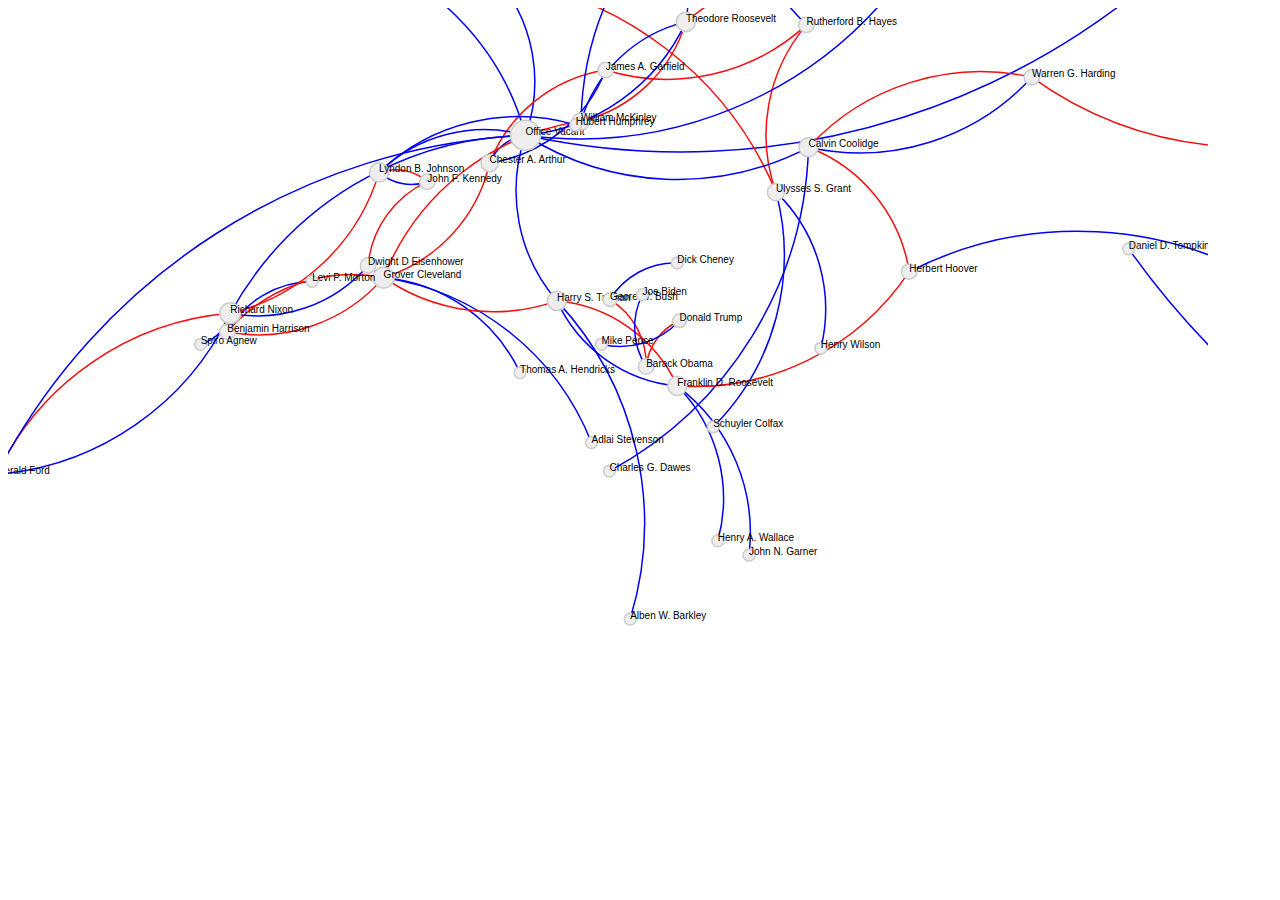
<file: hw2-eyablunosky3/Q2/graph.html>
<!DOCTYPE html>
<meta charset="utf-8">
<script src="../lib/d3.v3.min.js"></script>
<link rel="stylesheet" href="./graph.css" />
<body>
<script src="./graph.js" type="text/javascript"></script>
</body>
</html>
</file>
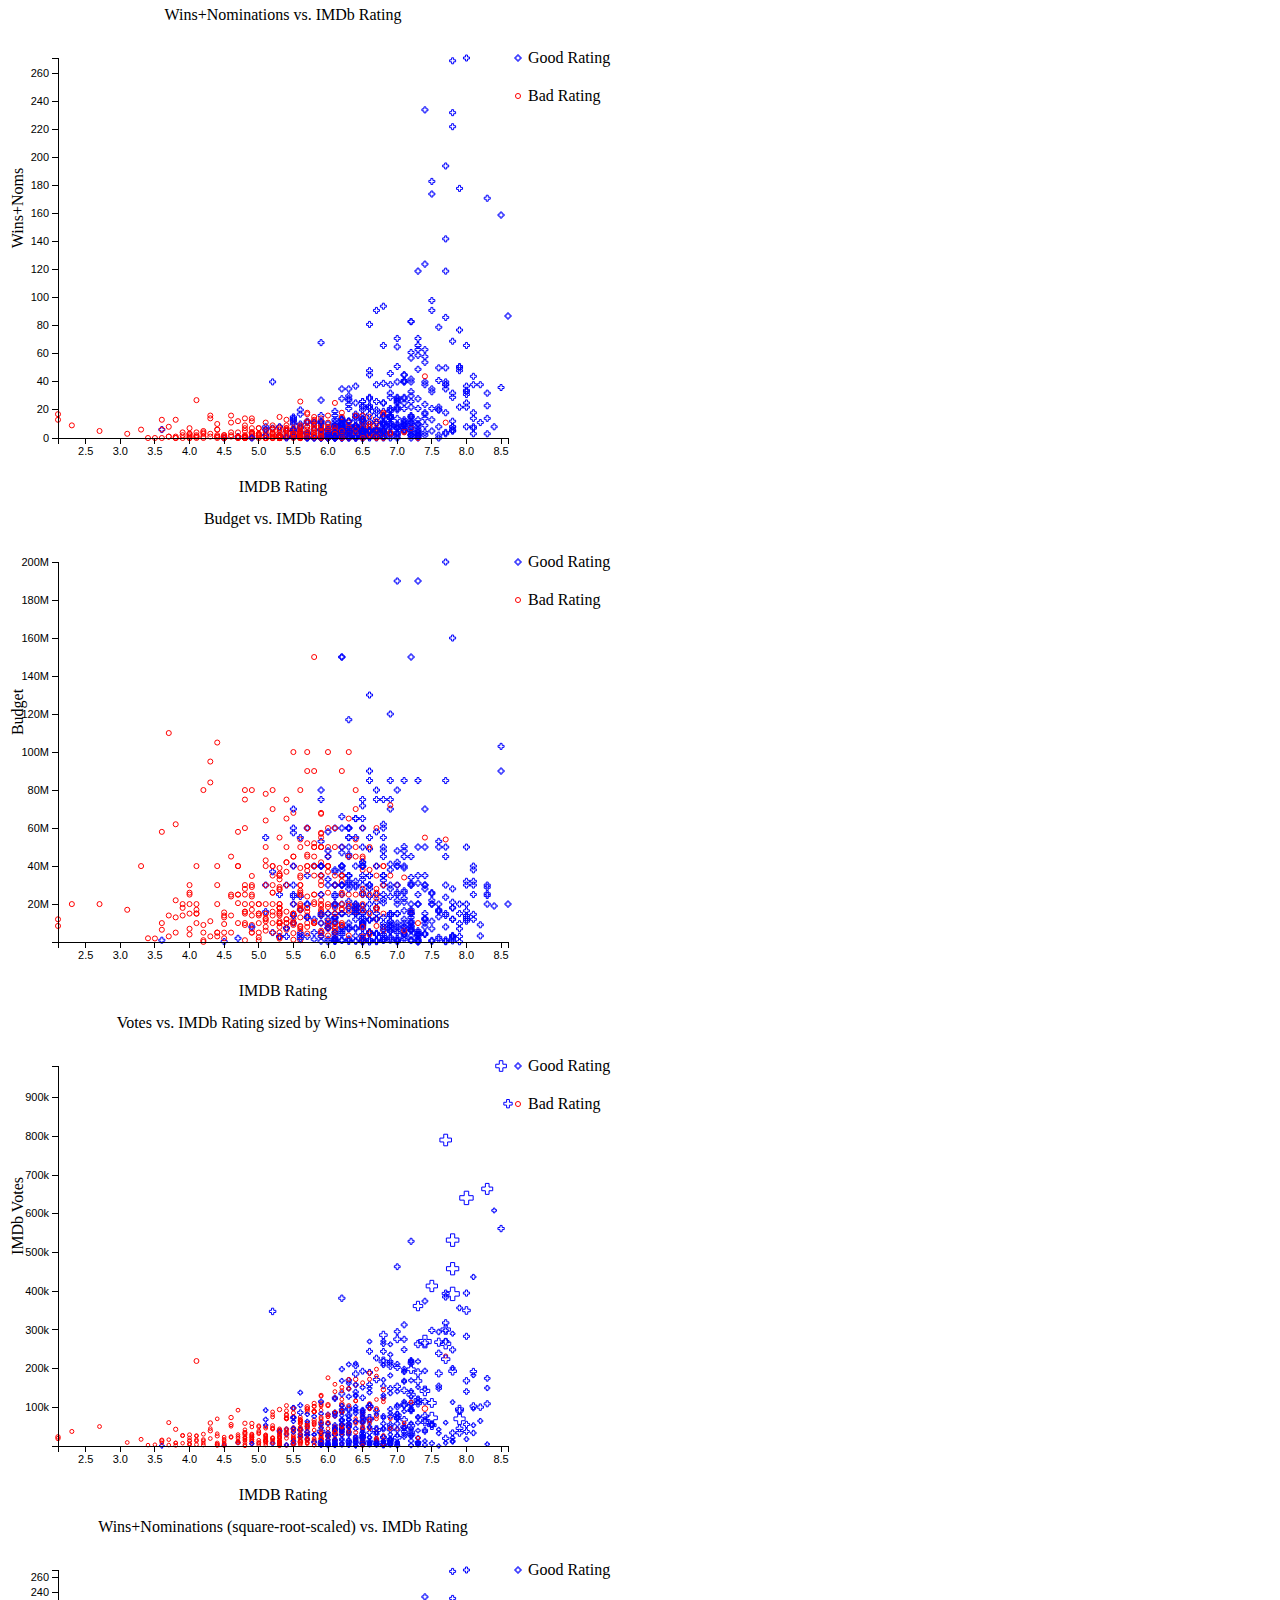
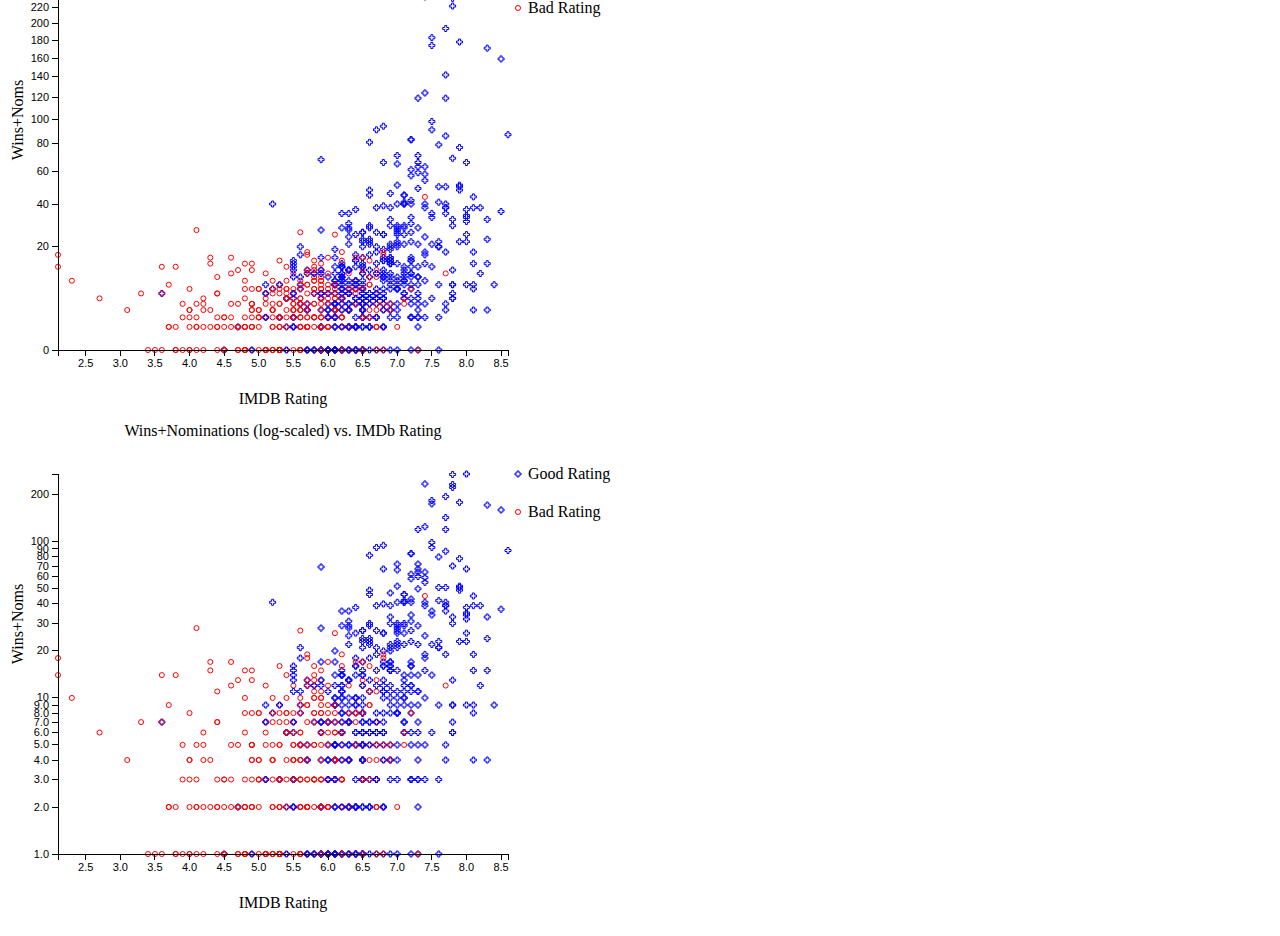
<file: hw2-eyablunosky3/Q3/scatterplot.html>
<!DOCTYPE html>
<html lang="en">
    <head>
        <meta charset="utf-8">
        <title>eyabluno3</title>
        <script type="text/javascript" src="../lib/d3.v3.min.js"></script>
        <link rel="stylesheet" href="./scatterplot.css" />
    </head>
    <body>
        <script src="./scatterplot.js" type="text/javascript"></script>
        <div id="scatterplot1"></div>
        <div class="pagebreak"></div>
        <div id="scatterplot2"></div>
        <div class="pagebreak"></div>
        <div id="scatterplot3"></div>
        <div class="pagebreak"></div>
        <div id="scatterplot4"></div>
        <div class="pagebreak"></div>
        <div id="scatterplot5"></div>
    </body>
</html>
</file>
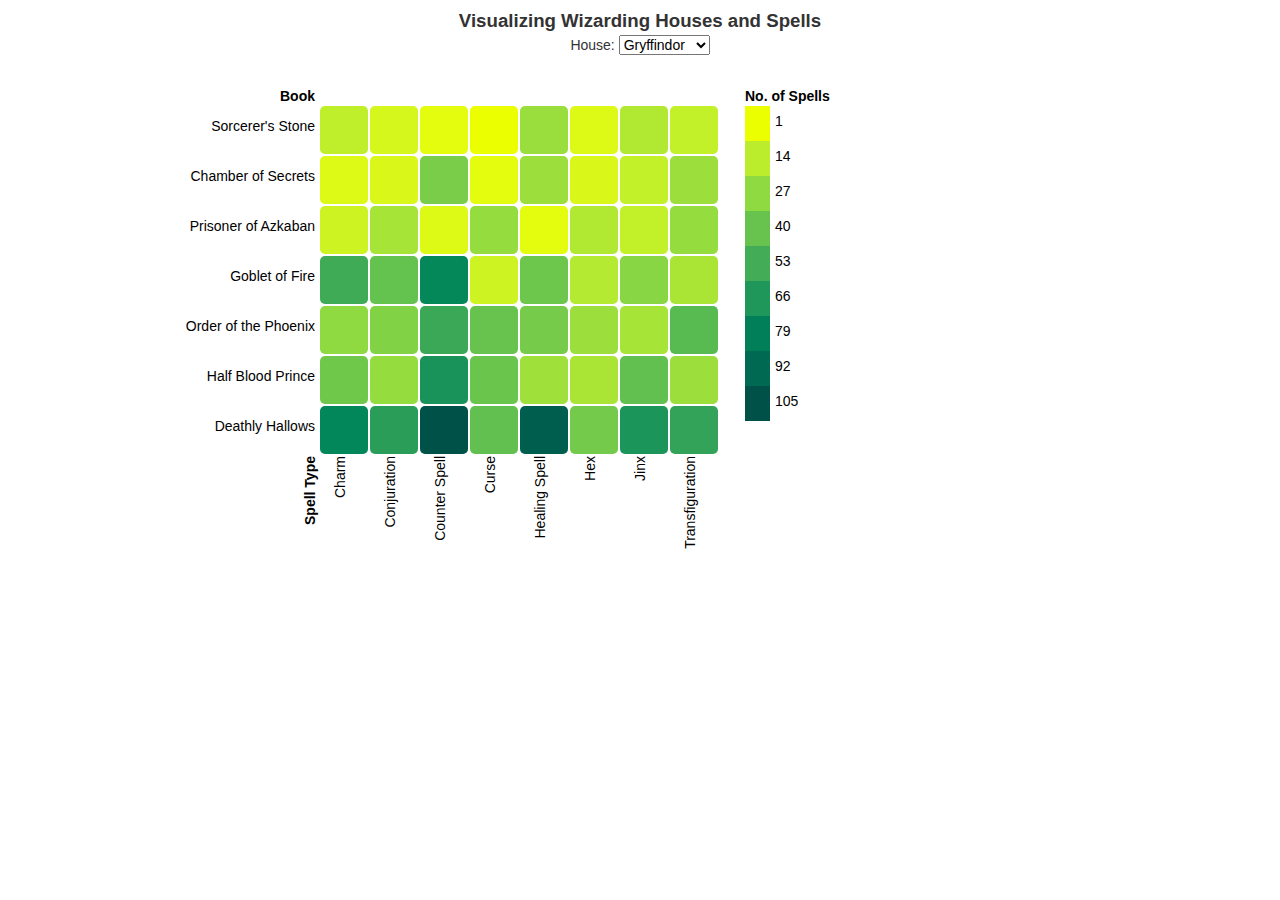
<file: hw2-eyablunosky3/Q4/heatmap.html>
<!DOCTYPE html>
<html lang="en">
    <head>
        <meta charset="utf-8">
        <title>eyabluno3</title>
        <script type="text/javascript" src="../lib/d3.v3.min.js"></script>
        <link rel="stylesheet" href="./heatmap.css" />
    </head>
    <body>
        <script src="./heatmap.js" type="text/javascript"></script>
        <div class="container">
            <div class="row title">
                <div class="col-12">
                    <span class="">Visualizing Wizarding Houses and Spells</span>
                </div>                
            </div>
            <div class="row text-center">
                <div class="col-12">
                    <div id="houseSelect">House:&nbsp;</div>
                </div>
            </div>
            <div class="row">
                <div class="col-12">
                    <div id="heatmap"></div>
                </div>
            </div>
        </div>
    </body>
</html>
</file>
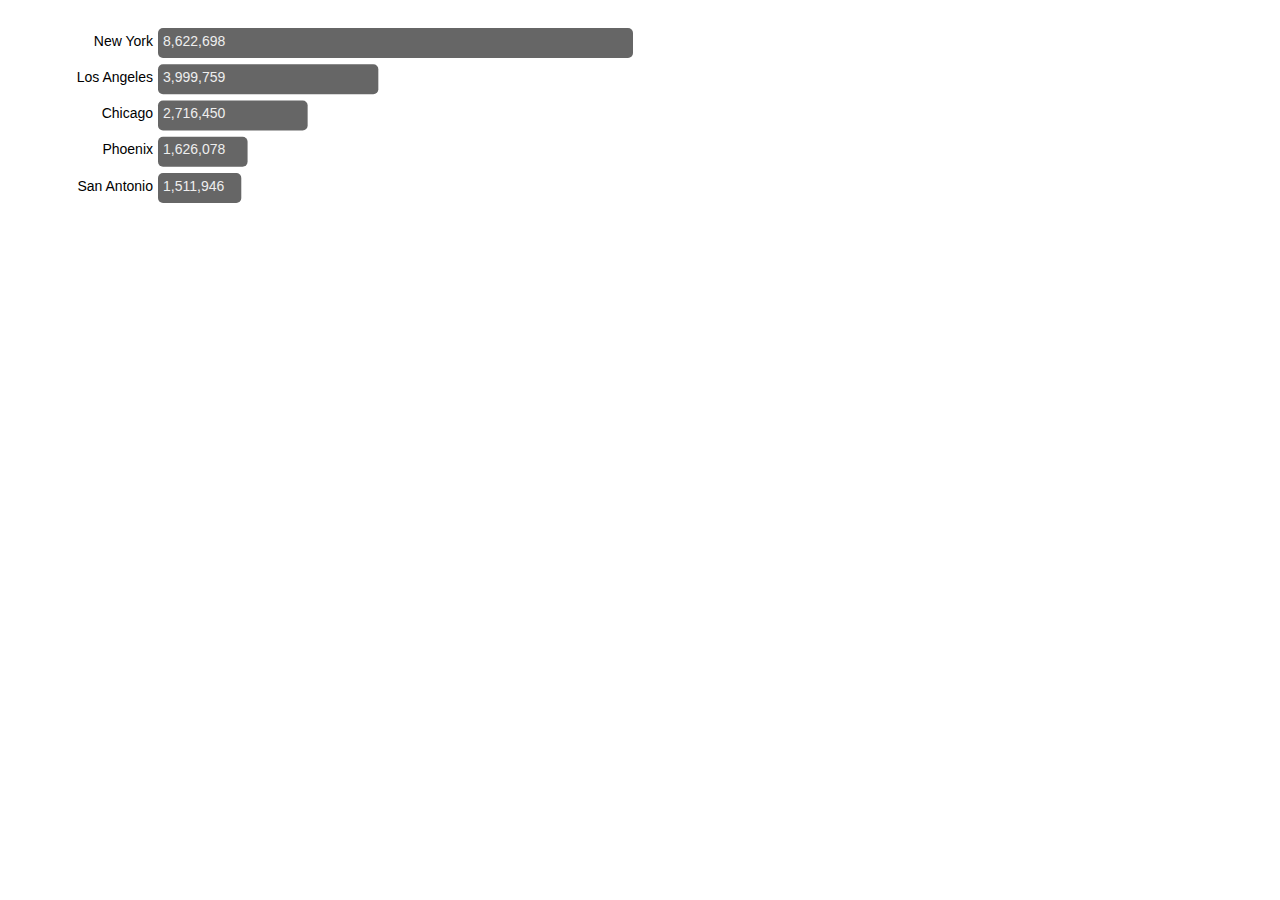
<file: hw2-eyablunosky3/Q5/interactive.html>
<!DOCTYPE html>
<html lang="en">
    <head>
        <meta charset="utf-8">
        <title>eyabluno3</title>
        <script type="text/javascript" src="../lib/d3.v3.min.js"></script>
        <link rel="stylesheet" href="./interactive.css" />
    </head>
    <body>
        <script src="./interactive.js" type="text/javascript"></script>
    </body>
</html>
</file>
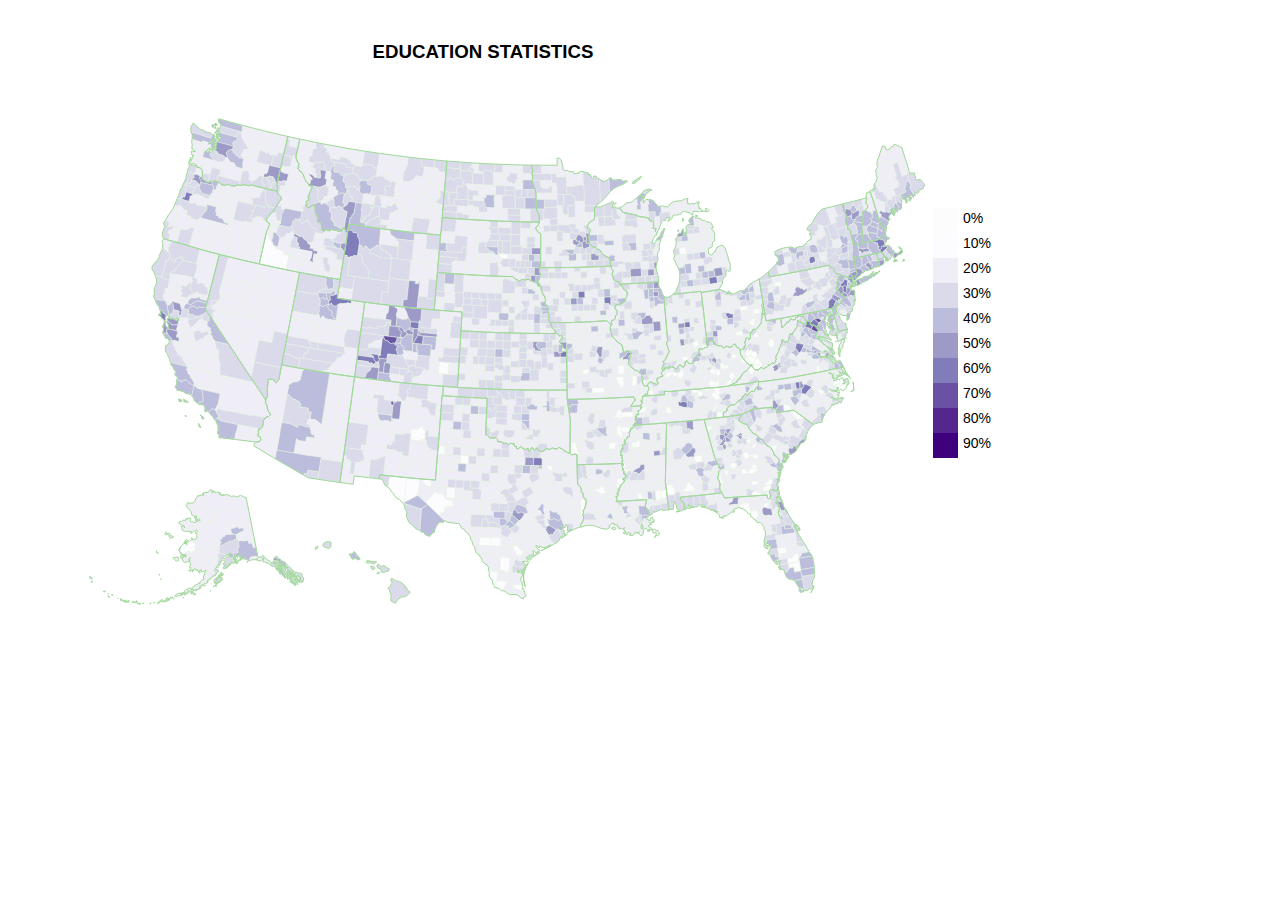
<file: hw2-eyablunosky3/Q6/q6.html>
<!DOCTYPE html>
<html lang="en">
    <head>
        <meta charset="utf-8">
        <title>eyabluno3</title>
        <script type="text/javascript" src="../lib/d3.v3.min.js"></script>
        <script type="text/javascript" src="../lib/d3-queue.v3.min.js"></script>
        <script type="text/javascript" src="../lib/d3.tip.v0.6.3.js"></script>
        <script type="text/javascript" src="../lib/topojson.v1.min.js"></script>
        <link rel="stylesheet" href="./q6.css" />
    </head>
    <body>
        <div id='q6-target'></div>
        <script src="./q6.js" type="text/javascript"></script>
    </body>
</html>
</file>
<file: hw2-eyablunosky3/Q2/graph.css>
path.link {
  fill: none;
  stroke: #666;
  stroke-width: 1.5px;
}

path.red {
  stroke: #EF1010;
}

path.blue {
  stroke: #0101EF;
}

circle {
  fill: #EEE;
  stroke: #CCC;
  stroke-width: 1.5px;
}

g.fixed > circle {
  fill:#CCC;
  stroke: #AAA;
  stroke-width:2.5px;
}

text {
  fill: #000;
  font: 10px sans-serif;
  pointer-events: none;
}
</file>
<file: hw2-eyablunosky3/Q3/scatterplot.css>
.pagebreak { page-break-before: always; }
.axis path,
.axis line {
    fill: none;
    stroke: black;
    shape-rendering: crispEdges;
}

.axis text {
    font-family: sans-serif;
    font-size: 11px;
}

.rect-point {
    fill:none;
    stroke: blue;
}
</file>
<file: hw2-eyablunosky3/Q4/heatmap.css>
* {
  -webkit-box-sizing: border-box;
  -moz-box-sizing: border-box;
  box-sizing: border-box; }

*:before,
*:after {
  -webkit-box-sizing: border-box;
  -moz-box-sizing: border-box;
  box-sizing: border-box; }

html {
  font-size: 10px;
  -webkit-tap-highlight-color: transparent; }

body {
  font-family: "Helvetica Neue", Helvetica, Arial, sans-serif;
  font-size: 14px;
  line-height: 1.42857;
  color: #333333;
  background-color: #fff; }

input,
button,
select,
textarea {
  font-family: inherit;
  font-size: inherit;
  line-height: inherit; }

.container {
  margin-right: auto;
  margin-left: auto;
  padding-left: 15px;
  padding-right: 15px; 
  width: 970px;}
.container:before, .container:after {
content: " ";
display: table; }

.row {
margin-left: -15px;
margin-right: -15px; }
.row:before, .row:after {
content: " ";
display: table; }
.row:after {
clear: both; }

.col-1, .col-2, .col-3, .col-4, .col-5, .col-6, .col-7, .col-8, .col-9, .col-10, .col-11, .col-12 {
  position: relative;
  min-height: 1px;
  padding-left: 15px;
  padding-right: 15px; }

.col-1, .col-2, .col-3, .col-4, .col-5, .col-6, .col-7, .col-8, .col-9, .col-10, .col-11, .col-12 {
  float: left; }

.col-1 {
  width: 8.33333%; }

.col-2 {
  width: 16.66667%; }

.col-3 {
  width: 25%; }

.col-4 {
  width: 33.33333%; }

.col-5 {
  width: 41.66667%; }

.col-6 {
  width: 50%; }

.col-7 {
  width: 58.33333%; }

.col-8 {
  width: 66.66667%; }

.col-9 {
  width: 75%; }

.col-10 {
  width: 83.33333%; }

.col-11 {
  width: 91.66667%; }

.col-12 {
  width: 100%; }

.col-pull-0 {
  right: auto; }

.col-pull-1 {
  right: 8.33333%; }

.col-pull-2 {
  right: 16.66667%; }

.col-pull-3 {
  right: 25%; }

.col-pull-4 {
  right: 33.33333%; }

.col-pull-5 {
  right: 41.66667%; }

.col-pull-6 {
  right: 50%; }

.col-pull-7 {
  right: 58.33333%; }

.col-pull-8 {
  right: 66.66667%; }

.col-pull-9 {
  right: 75%; }

.col-pull-10 {
  right: 83.33333%; }

.col-pull-11 {
  right: 91.66667%; }

.col-pull-12 {
  right: 100%; }

.col-push-0 {
  left: auto; }

.col-push-1 {
  left: 8.33333%; }

.col-push-2 {
  left: 16.66667%; }

.col-push-3 {
  left: 25%; }

.col-push-4 {
  left: 33.33333%; }

.col-push-5 {
  left: 41.66667%; }

.col-push-6 {
  left: 50%; }

.col-push-7 {
  left: 58.33333%; }

.col-push-8 {
  left: 66.66667%; }

.col-push-9 {
  left: 75%; }

.col-push-10 {
  left: 83.33333%; }

.col-push-11 {
  left: 91.66667%; }

.col-push-12 {
  left: 100%; }

.col-offset-0 {
  margin-left: 0%; }

.col-offset-1 {
  margin-left: 8.33333%; }

.col-offset-2 {
  margin-left: 16.66667%; }

.col-offset-3 {
  margin-left: 25%; }

.col-offset-4 {
  margin-left: 33.33333%; }

.col-offset-5 {
  margin-left: 41.66667%; }

.col-offset-6 {
  margin-left: 50%; }

.col-offset-7 {
  margin-left: 58.33333%; }

.col-offset-8 {
  margin-left: 66.66667%; }

.col-offset-9 {
  margin-left: 75%; }

.col-offset-10 {
  margin-left: 83.33333%; }

.col-offset-11 {
  margin-left: 91.66667%; }

.col-offset-12 {
  margin-left: 100%; }

.title {
    font-size: 14pt;
    font-weight: bold;
}
.title, .text-center {
    text-align: center;
}
.text-bold {
  font-weight: bold;
}

.axis path,
.axis line {
    fill: none;
    stroke: black;
    shape-rendering: crispEdges;
}

.axis text {
    font-family: sans-serif;
    font-size: 11px;
}
</file>
<file: hw2-eyablunosky3/Q5/interactive.css>
body {
  font-family: "Helvetica Neue", Helvetica, Arial, sans-serif;
  font-size: 14px;
  line-height: 1.42857;
  color: #333333;
  background-color: #fff; }

.title {
    font-size: 14pt;
    font-weight: bold;
}
.title, .text-center {
    text-align: center;
}
.text-bold {
  font-weight: bold;
}
path { 
    stroke: #4682b4;
    stroke-width: 2;
    fill: none;
}
.axis path,
.axis line {
    fill: none;
    stroke: black;
    shape-rendering: crispEdges;
}

.axis text {
    font-family: sans-serif;
    font-size: 11px;
}
rect {
  fill: #666;
}
rect.hoverable:hover{
  fill: #66F;
}
</file>
<file: hw2-eyablunosky3/Q6/q6.css>
body {
  font-family: "Helvetica Neue", Helvetica, Arial, sans-serif;
  font-size: 14px;
  line-height: 1.42857;
  color: #333333;
  background-color: #fff; }

.title {
    font-size: 14pt;
    font-weight: bold;
}
.title, .text-center {
    text-align: center;
}
.text-bold {
  font-weight: bold;
}
path { 
    stroke: #e5f5e0;
;
    stroke-width: 0.5;
}
.states path {
    stroke: #a1d99b;
    stroke-width: 1;
}
.axis path,
.axis line {
    fill: none;
    stroke: black;
    shape-rendering: crispEdges;
}

.axis text {
    font-family: sans-serif;
    font-size: 11px;
}

.d3-tip {
  line-height: 1;
  font-weight: bold;
  padding: 12px;
  background: rgba(0, 0, 0, 0.8);
  color: #fff;
  border-radius: 2px;
}

/* Creates a small triangle extender for the tooltip */
.d3-tip:after {
  box-sizing: border-box;
  display: inline;
  font-size: 10px;
  width: 100%;
  line-height: 1;
  color: rgba(0, 0, 0, 0.8);
  content: "\25BC";
  position: absolute;
  text-align: center;
}

/* Style northward tooltips differently */
.d3-tip.n:after {
  margin: -1px 0 0 0;
  top: 100%;
  left: 0;
}
</file>
